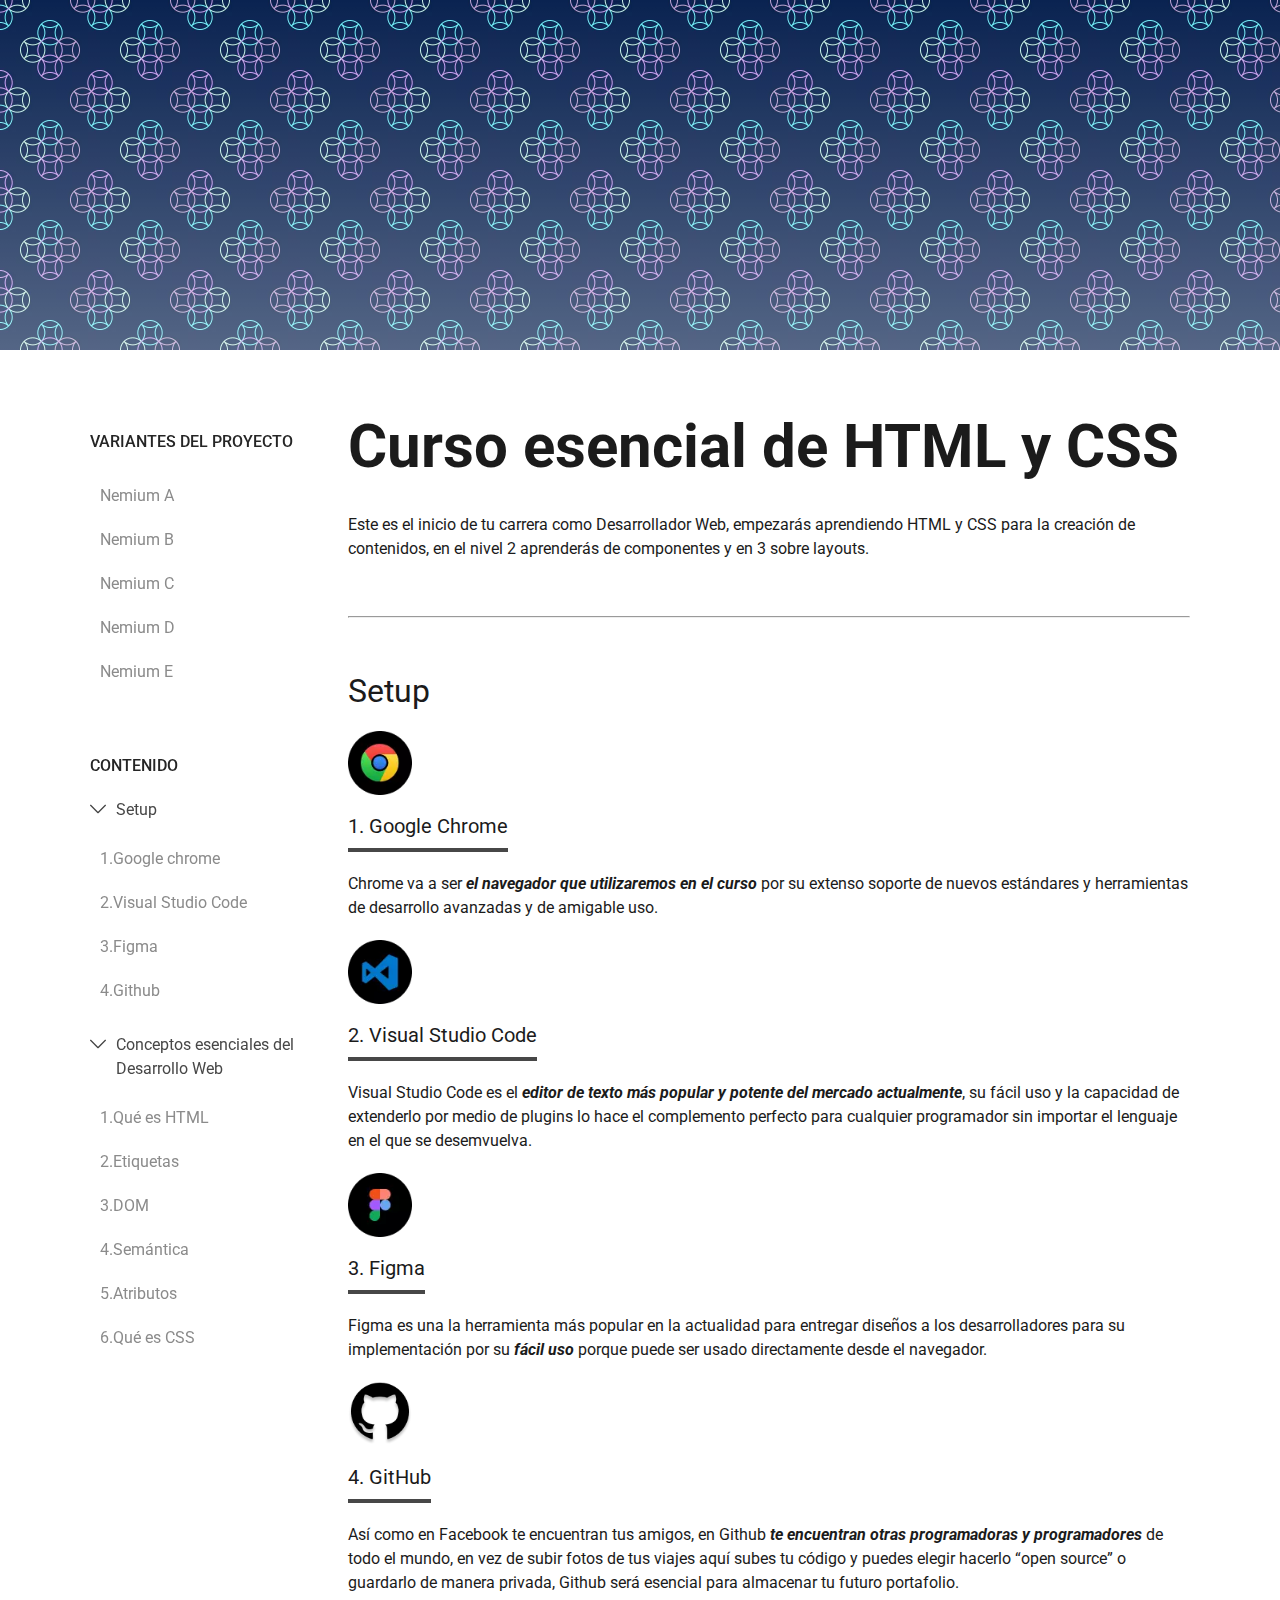
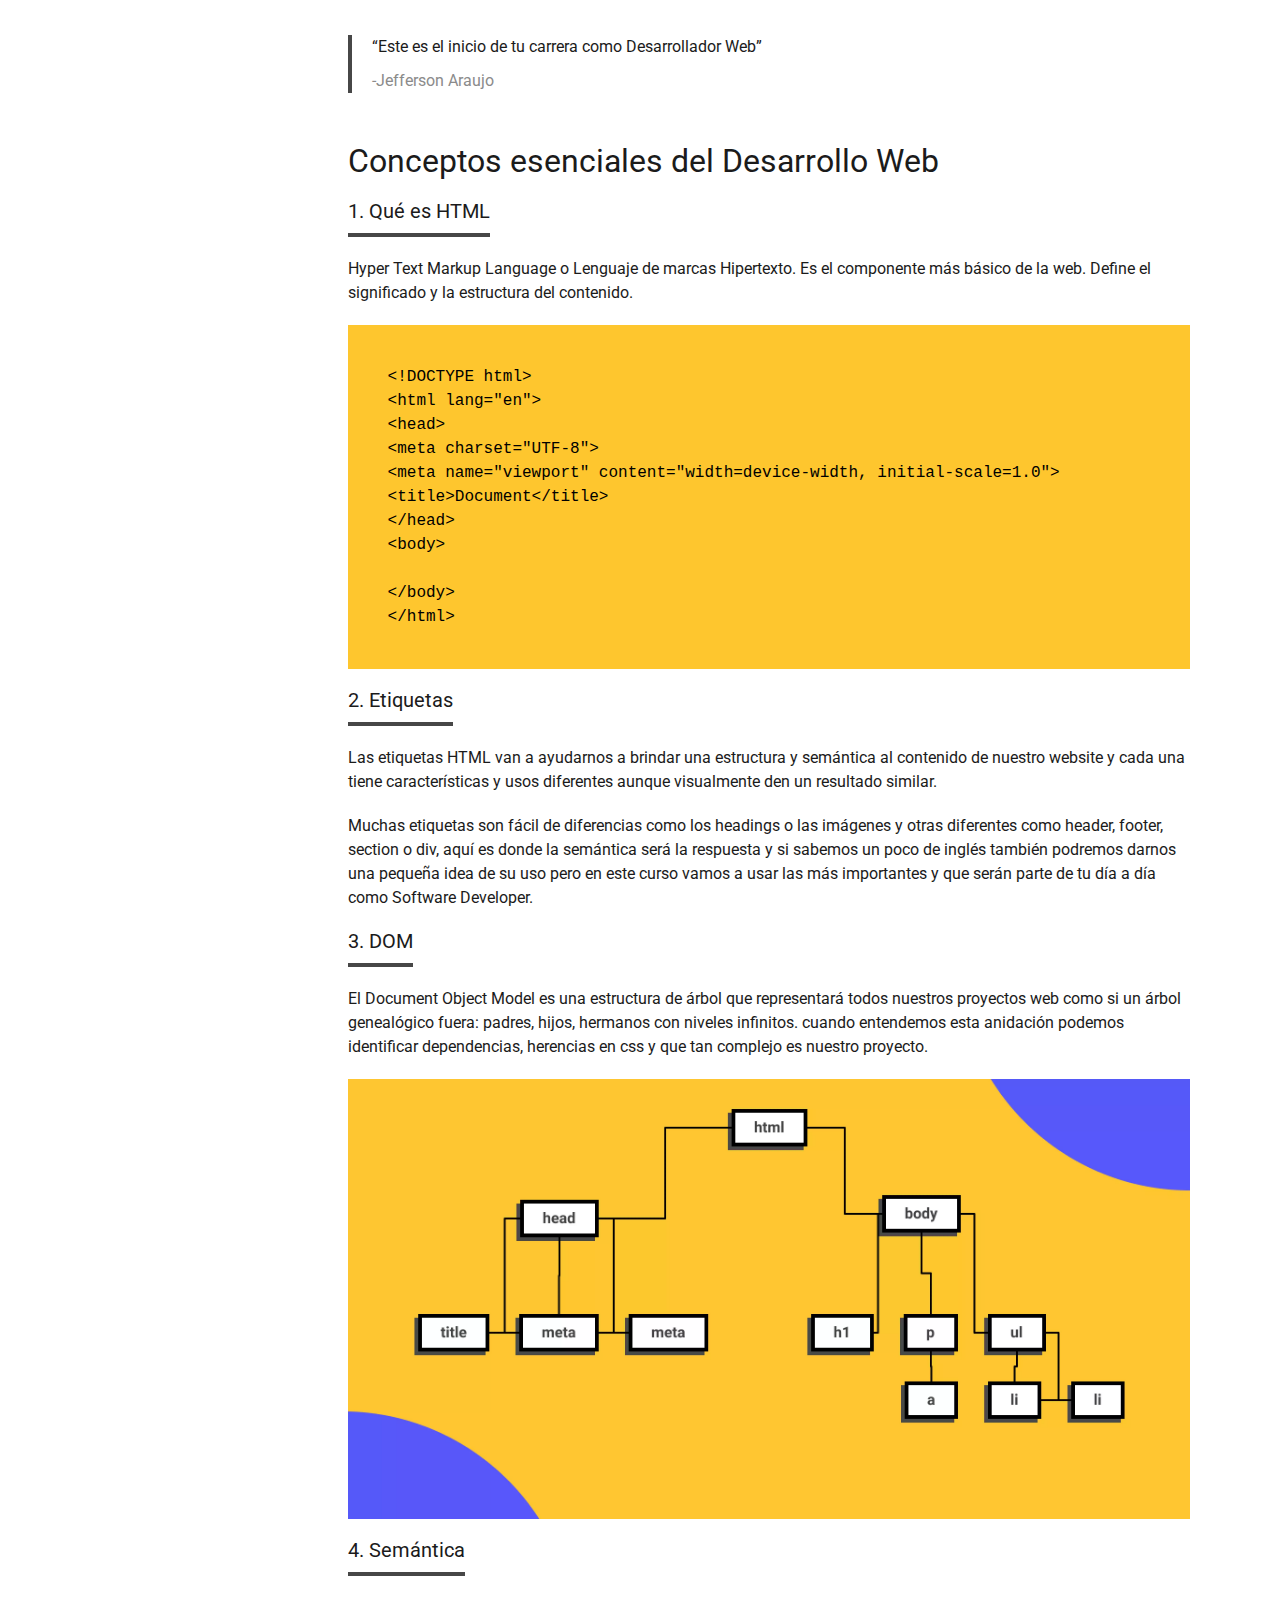
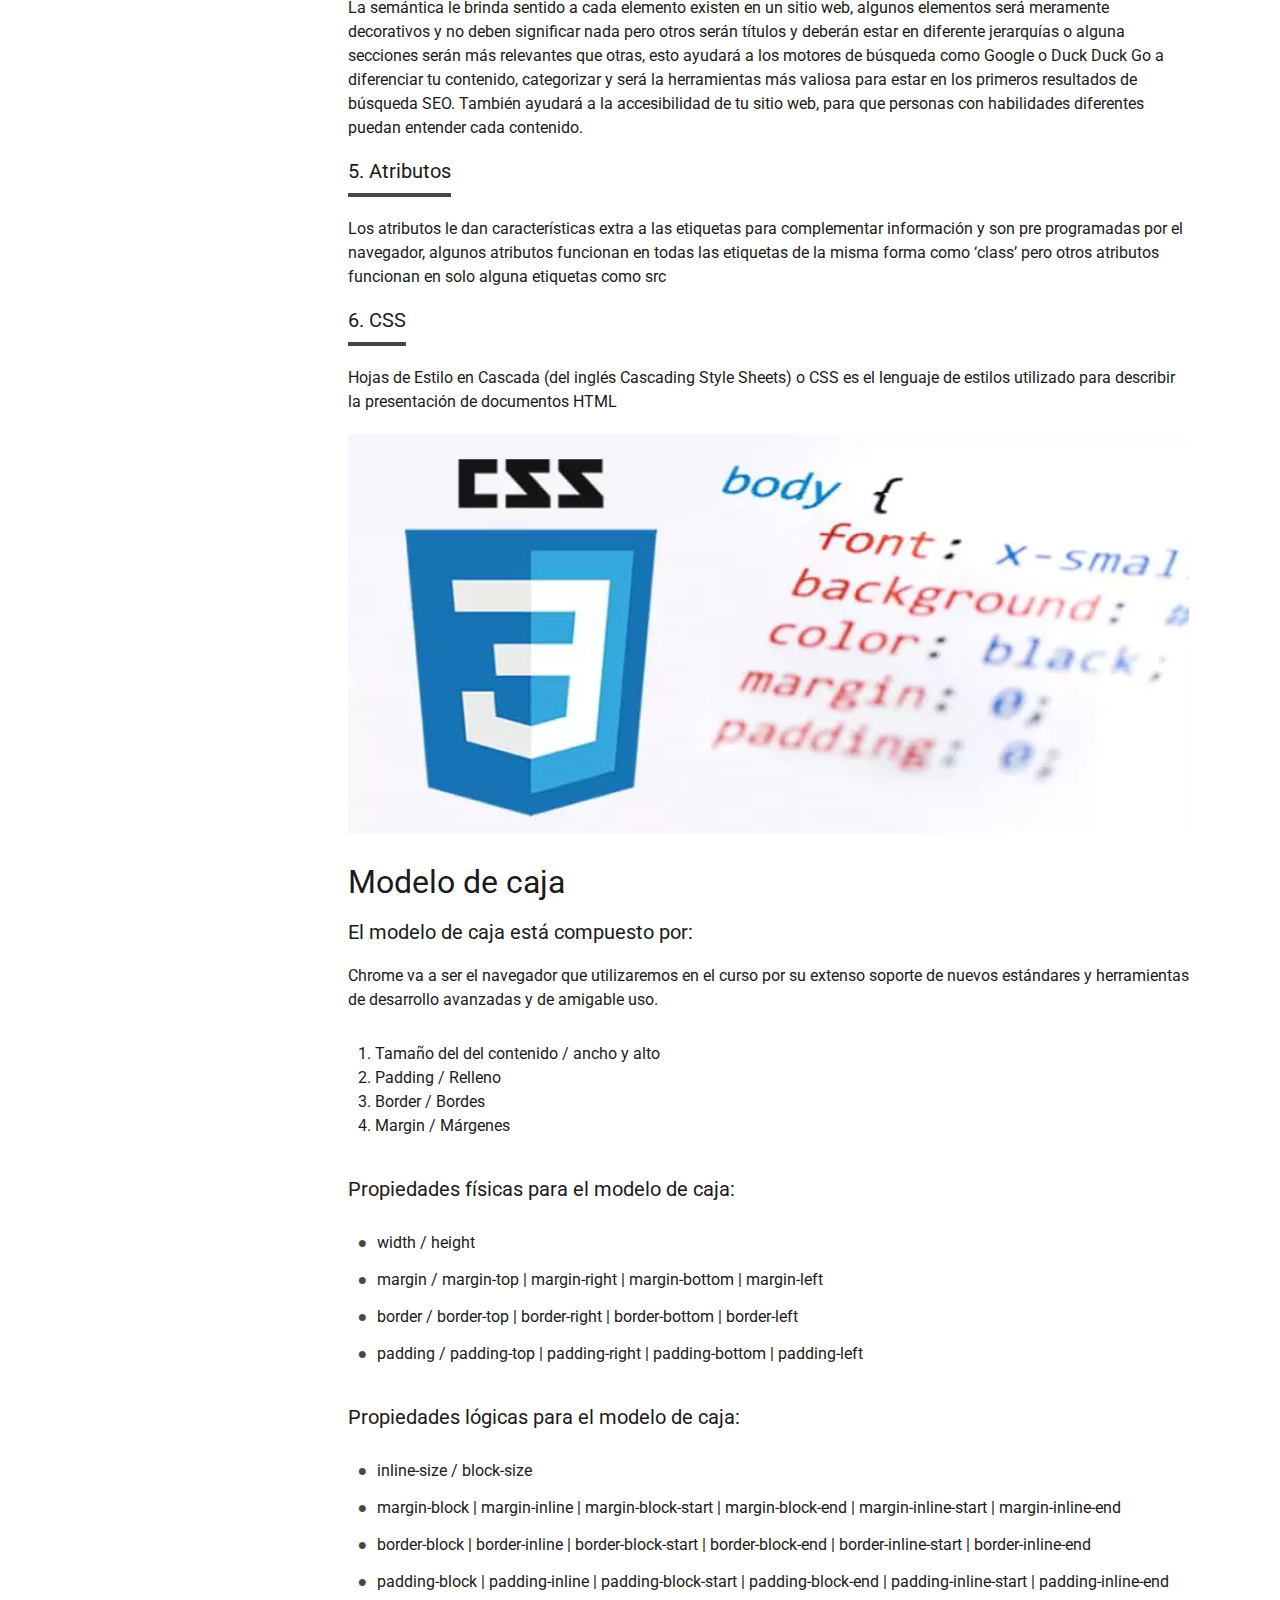
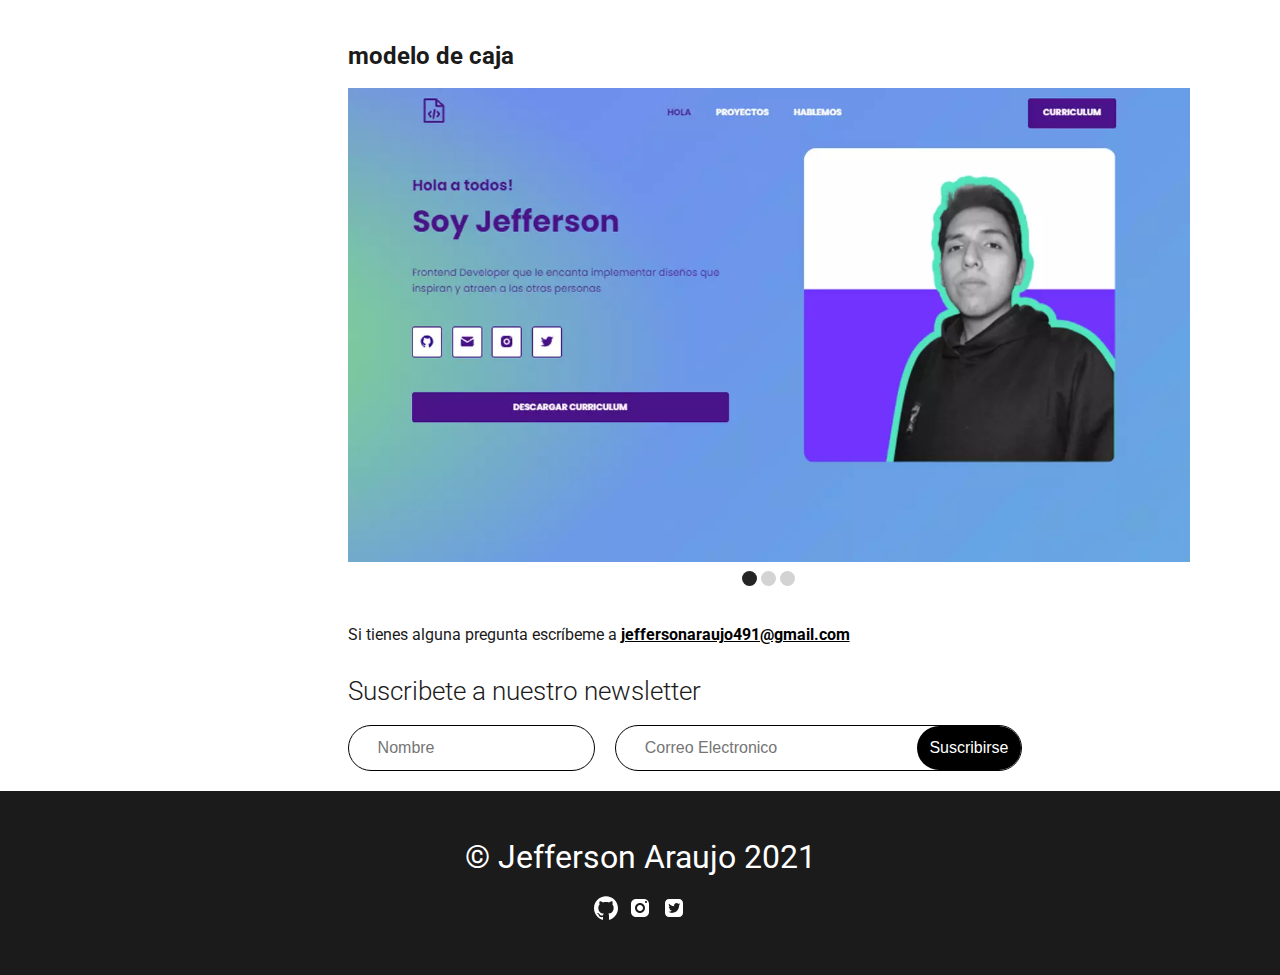
<file: index.html>
<!DOCTYPE html>
<html lang="en">

<head>
    <meta charset="UTF-8" />
    <meta http-equiv="X-UA-Compatible" content="IE=edge" />
    <meta name="viewport" content="width=device-width, initial-scale=1.0" />
    <link rel="icon" href="./img/nemium-icon-A.png" type="image/png">
    <!-- Primary Meta Tags -->
    <title>Nemium</title>
    <meta name="title" content="Nemium">
    <meta name="description" content='Este un blog introductorio para todos los interesados en conocer acerca de este mundo llamado "Frontend"'>
    <!-- Open Graph / Facebook -->
    <meta property="og:type" content="website">
    <meta property="og:url" content="https://jeffveloper.github.io/Nemium">
    <meta property="og:title" content="Nemium">
    <meta property="og:description"
        content=content='Este un blog introductorio para todos los interesados en conocer acerca de este mundo llamado "Frontend"'>
    <meta property="og:image" content="https://jeffveloper.github.io/Nemium/img/thumbnail.png">

    <!-- Twitter -->
    <meta property="twitter:card" content="summary_large_image">
    <meta property="twitter:url" content="https://jeffveloper.github.io/Nemium">
    <meta property="twitter:title" content="Nemium">
    <meta property="twitter:description"
    content='Este un blog introductorio para todos los interesados en conocer acerca de este mundo llamado "Frontend"'>
    <meta property="twitter:image" content="https://jeffveloper.github.io/Nemium/img/thumbnail.png">
    <!-- fuente -->
    <link rel="preconnect" href="https://fonts.googleapis.com">
    <link rel="preconnect" href="https://fonts.gstatic.com" crossorigin>
    <link href="https://fonts.googleapis.com/css2?family=Roboto:wght@300;400;700&display=swap" rel="stylesheet">
    <!-- css -->
    <link rel="stylesheet" href="./css/v1/index.css" />
    <link rel="stylesheet" href="./css/v1/fuentes.css" />
    <link rel="stylesheet" href="./css/v1/main.css" />
    <link rel="stylesheet" href="./css/v1/main-wrapper.css" />
    <link rel="stylesheet" href="./css/v1/hero.css" />
    <link rel="stylesheet" href="./css/v1/header.css" />
    <link rel="stylesheet" href="./css/v1/main-content.css" />
    <link rel="stylesheet" href="./css/v1/list.css" />
    <link rel="stylesheet" href="./css/v1/form.css" />
    <link rel="stylesheet" href="./css/v1/slider.css" />
    <link rel="stylesheet" href="./css/v1/footer.css" />

</head>

<body>
    <div class="hero"></div>

    <div class="wrapper">

        <header class="header">
            <div class="header-wrapper">
                <nav class="variantes">
                    <h2 class="h2-t2">variantes del proyecto</h2>
                    <ul class='lista-variantes'>
                        <li>
                            <a class="a-variante" href="./index.html">Nemium A</a>
                        </li>
                        <li>
                            <a class="a-variante" href="./src/nemium_B.html">Nemium B</a>
                        </li>
                        <li>
                            <a class="a-variante" href="./src/nemium_C.html">Nemium C</a>
                        </li>
                        <li>
                            <a class="a-variante" href="./src/nemium_D.html">Nemium D</a>
                        </li>
                        <li>
                            <a class="a-variante" href="./src/nemium_E.html">Nemium E</a>
                        </li>
                    </ul>
                </nav>
                <nav class="contenido">
                    <h2 class="h2-t2">contenido</h2>
                    <details open>
                        <summary>Setup</summary>
                        <ol class="lista-cont">
                            <li>
                                <a class="a-contenido" href="#google-chrome">Google chrome</a>
                            </li>
                            <li>
                                <a class="a-contenido" href="#vsc">Visual Studio Code</a>
                            </li>
                            <li>
                                <a class="a-contenido" href="#figma">Figma</a>
                            </li>
                            <li>
                                <a class="a-contenido" href="#github">Github</a>
                            </li>
                        </ol>
                    </details>
                    <details open>
                        <summary>Conceptos esenciales del Desarrollo Web</summary>
                        <ol class="lista-cont">
                            <li>
                                <a class="a-contenido" href="#html">Qué es HTML</a>
                            </li>
                            <li>
                                <a class="a-contenido" href="#etiquetas">Etiquetas</a>
                            </li>
                            <li>
                                <a class="a-contenido" href="#dom">DOM</a>
                            </li>
                            <li>
                                <a class="a-contenido" href="#semantica">Semántica</a>
                            </li>
                            <li>
                                <a class="a-contenido" href="#atributos">Atributos</a>
                            </li>
                            <li>
                                <a class="a-contenido" href="#css">Qué es CSS</a>
                            </li>
                        </ol>
                    </details>
                </nav>
            </div>
        </header>

        <main class="main">
            <div class="main-wrapper">
                <div class="main-content">
                    <h1>Curso esencial de HTML y CSS</h1>
                    <p>
                        Este es el inicio de tu carrera como Desarrollador Web, empezarás
                        aprendiendo HTML y CSS para la creación de contenidos, en el nivel 2
                        aprenderás de componentes y en 3 sobre layouts.
                    </p>
                    <hr>
                    <section class="section-content">

                        <h2 class="h2-t1">Setup</h2>

                        <img src="./img/google-chrome-n.webp" width="64px" alt="Logo de google chrome" />
                        <h3 class="h3-t1" id="google-chrome">Google Chrome</h3>
                        <p>
                            Chrome va a ser <span>el navegador que utilizaremos en el curso</span> por su
                            extenso soporte de nuevos estándares y herramientas de desarrollo
                            avanzadas y de amigable uso.
                        </p>

                        <img src="./img/visual-studio-code-n.webp" width="64px" alt="Logo de visual studio" />
                        <h3 class="h3-t1" id="vsc">Visual Studio Code</h3>
                        <p>
                            Visual Studio Code es el <span>editor de texto más popular y potente del
                                mercado actualmente</span>, su fácil uso y la capacidad de extenderlo por
                            medio de plugins lo hace el complemento perfecto para cualquier
                            programador sin importar el lenguaje en el que se desemvuelva.
                        </p>

                        <img src="./img/figma-n.webp" width="64px" alt="Logo de figma" />
                        <h3 class="h3-t1" id="figma">Figma</h3>
                        <p>
                            Figma es una la herramienta más popular en la actualidad para
                            entregar diseños a los desarrolladores para su implementación por
                            su <span>fácil uso</span> porque puede ser usado directamente desde el
                            navegador.
                        </p>

                        <img src="./img/gitHub-n.webp" width="64px" alt="Logo de gitHub" />
                        <h3 class="h3-t1" id="github">GitHub</h3>
                        <p>
                            Así como en Facebook te encuentran tus amigos, en Github <span>te
                                encuentran otras programadoras y programadores</span> de todo el mundo,
                            en vez de subir fotos de tus viajes aquí subes tu código y puedes
                            elegir hacerlo “open source” o guardarlo de manera privada, Github
                            será esencial para almacenar tu futuro portafolio.
                        </p>
                        <blockquote>
                            <p>“Este es el inicio de tu carrera como Desarrollador Web”</p>
                            <span>-Jefferson Araujo</span>
                        </blockquote>

                    </section>

                    <section class="section-content">
                        <h2 class="h2-t1">Conceptos esenciales del Desarrollo Web</h2>

                        <h3 class="h3-t1" id="html">Qué es HTML</h3>
                        <p>
                            Hyper Text Markup Language o Lenguaje de marcas Hipertexto. Es el
                            componente más básico de la web. Define el significado y la
                            estructura del contenido.
                        </p>
                        <pre>
&lt;!DOCTYPE html&gt;
&lt;html lang=&quot;en&quot;&gt;
&lt;head&gt;
&lt;meta charset=&quot;UTF-8&quot;&gt;
&lt;meta name=&quot;viewport&quot; content=&quot;width=device-width, initial-scale=1.0&quot;&gt;
&lt;title&gt;Document&lt;/title&gt;
&lt;/head&gt;
&lt;body&gt;

&lt;/body&gt;
&lt;/html&gt;</pre>

                        <h3 class="h3-t1" id="etiquetas">Etiquetas</h3>
                        <p>
                            Las etiquetas HTML van a ayudarnos a brindar una estructura y
                            semántica al contenido de nuestro website y cada una tiene
                            características y usos diferentes aunque visualmente den un
                            resultado similar.
                        </p>
                        <p>
                            Muchas etiquetas son fácil de diferencias como los headings o las
                            imágenes y otras diferentes como header, footer, section o div,
                            aquí es donde la semántica será la respuesta y si sabemos un poco
                            de inglés también podremos darnos una pequeña idea de su uso pero
                            en este curso vamos a usar las más importantes y que serán parte
                            de tu día a día como Software Developer.
                        </p>


                        <h3 class="h3-t1" id="dom">DOM</h3>
                        <p>
                            El Document Object Model es una estructura de árbol que
                            representará todos nuestros proyectos web como si un árbol
                            genealógico fuera: padres, hijos, hermanos con niveles infinitos.
                            cuando entendemos esta anidación podemos identificar dependencias,
                            herencias en css y que tan complejo es nuestro proyecto.
                        </p>
                        <img class="dom-img" src="./img/dom-img.webp" width="900px" alt="imagen de DOM" />


                        <h3 class="h3-t1" id="semantica">Semántica</h3>
                        <p>
                            La semántica le brinda sentido a cada elemento existen en un sitio
                            web, algunos elementos será meramente decorativos y no deben
                            significar nada pero otros serán títulos y deberán estar en
                            diferente jerarquías o alguna secciones serán más relevantes que
                            otras, esto ayudará a los motores de búsqueda como Google o Duck
                            Duck Go a diferenciar tu contenido, categorizar y será la
                            herramientas más valiosa para estar en los primeros resultados de
                            búsqueda SEO. También ayudará a la accesibilidad de tu sitio web,
                            para que personas con habilidades diferentes puedan entender cada
                            contenido.
                        </p>


                        <h3 class="h3-t1" id="atributos">Atributos</h3>
                        <p>
                            Los atributos le dan características extra a las etiquetas para
                            complementar información y son pre programadas por el navegador,
                            algunos atributos funcionan en todas las etiquetas de la misma
                            forma como ‘class’ pero otros atributos funcionan en solo alguna
                            etiquetas como src
                        </p>


                        <h3 class="h3-t1" id="css">CSS</h3>
                        <p>
                            Hojas de Estilo en Cascada (del inglés Cascading Style Sheets) o
                            CSS es el lenguaje de estilos utilizado para describir la
                            presentación de documentos HTML
                        </p>
                        <img class="dom-img" src="./img/css-img.webp" width="900px" alt="imagen de css" />

                    </section>

                    <section class="section-content">
                        <h2 class="h2-t1">Modelo de caja</h2>

                        <h3 class="h3-t2">El modelo de caja está compuesto por:</h3>
                        <p>
                            Chrome va a ser el navegador que utilizaremos en el curso por su
                            extenso soporte de nuevos estándares y herramientas de desarrollo
                            avanzadas y de amigable uso.
                        </p>
                        <ol class="mc-lista1">
                            <li>Tamaño del del contenido / ancho y alto</li>
                            <li>Padding / Relleno</li>
                            <li>Border / Bordes</li>
                            <li>Margin / Márgenes</li>
                        </ol>


                        <h3 class="h3-t2">Propiedades físicas para el modelo de caja:</h3>
                        <ul class="mc-lista2">
                            <li>width / height</li>
                            <li>
                                margin / margin-top | margin-right | margin-bottom | margin-left
                            </li>
                            <li>
                                border / border-top | border-right | border-bottom | border-left
                            </li>
                            <li>
                                padding / padding-top | padding-right | padding-bottom |
                                padding-left
                            </li>
                        </ul>


                        <h3 class="h3-t2">Propiedades lógicas para el modelo de caja:</h3>
                        <ul class="mc-lista2">
                            <li>inline-size / block-size</li>
                            <li>
                                margin-block | margin-inline | margin-block-start |
                                margin-block-end | margin-inline-start | margin-inline-end
                            </li>
                            <li>
                                border-block | border-inline | border-block-start |
                                border-block-end | border-inline-start | border-inline-end
                            </li>
                            <li>
                                padding-block | padding-inline | padding-block-start |
                                padding-block-end | padding-inline-start | padding-inline-end
                            </li>
                        </ul>

                    </section>
                    <div class="section-content">
                        <h2>modelo de caja</h2>
                        <!-- inicio del slider -->
                        <div class="slider">
                            <div class="slider-content">
                                <div class="slider-slide" id="video1">
                                    <a target="blank" class="slider-a"
                                        href="https://jeffveloper.github.io/Portafolio-Jefferson/">
                                        <img class="slider-img" src="./img/proy1.webp" alt="portafolio jefferson">
                                    </a>
                                </div>
                                <div class="slider-slide" id="video2">
                                    <a target="blank" class="slider-a"
                                        href="https://jeffveloper.github.io/Tienda-Frontend/">
                                        <img class="slider-img" src="./img/proy2.webp" alt="Tienda frontend">
                                    </a>
                                </div>
                                <div class="slider-slide" id="video3">
                                    <a target="blank" class="slider-a"
                                        href="https://jeffveloper.github.io/Blog-de-cafe/">
                                        <img class="slider-img" src="./img/proy3.webp" alt="blog de cafe">
                                    </a>
                                </div>
                            </div>

                            <div class="slider-bullet-list">
                                <a href="#video1" class="slider-bullet bullet-on"></a>
                                <a href="#video2" class="slider-bullet"></a>
                                <a href="#video3" class="slider-bullet"></a>
                            </div>
                        </div>
                    </div>
                    <!-- fin de slider -->
                    <p>
                        Si tienes alguna pregunta escríbeme a
                        <a target="blank" class="correo"
                            href="mailto:me@leonidasesteban.com">jeffersonaraujo491@gmail.com</a>
                    </p>
                    <div class="section-content">
                        <h2 class="h2-t3">Suscribete a nuestro newsletter</h2>
                        <form action="#" class="form">
                            <div class="input-cont">
                                <input type="text" required placeholder="Nombre">
                            </div>
                            <div class="input-cont">
                                <input type="email" required placeholder="Correo Electronico">
                                <input class="i-sus" type="submit" value="Suscribirse">
                            </div>
                        </form>
                    </div>
                </div>
            </div>
        </main>
    </div>
    <footer>
        <div class="footer-wrapper">
            <h2 class="h2-t4">
                © Jefferson Araujo 2021
            </h2>
            <div class="footer-enlaces">
                <a target="blank" class='footer-a' href="https://github.com/Jeffveloper" alt="slider bullet">
                    <img class='footer-img foot-i1' width="24px" src="./img/github.svg" alt="logo de github">
                </a>
                <a target="blank" class='footer-a' href="https://www.instagram.com/jeffveloper/" alt="slider bullet">
                    <img class='footer-img' width="24px" src="./img/instagram.svg" alt="logo de instragram">
                </a>
                <a target="blank" class='footer-a' href="https://twitter.com/Jeffveloper" alt="slider bullet">
                    <img class='footer-img' width="24px" src="./img/twitter.svg" alt="logo de twitter">
                </a>
            </div>
        </div>
    </footer>
    <script src="./js/index.js"></script>
</body>

</html>
</file>
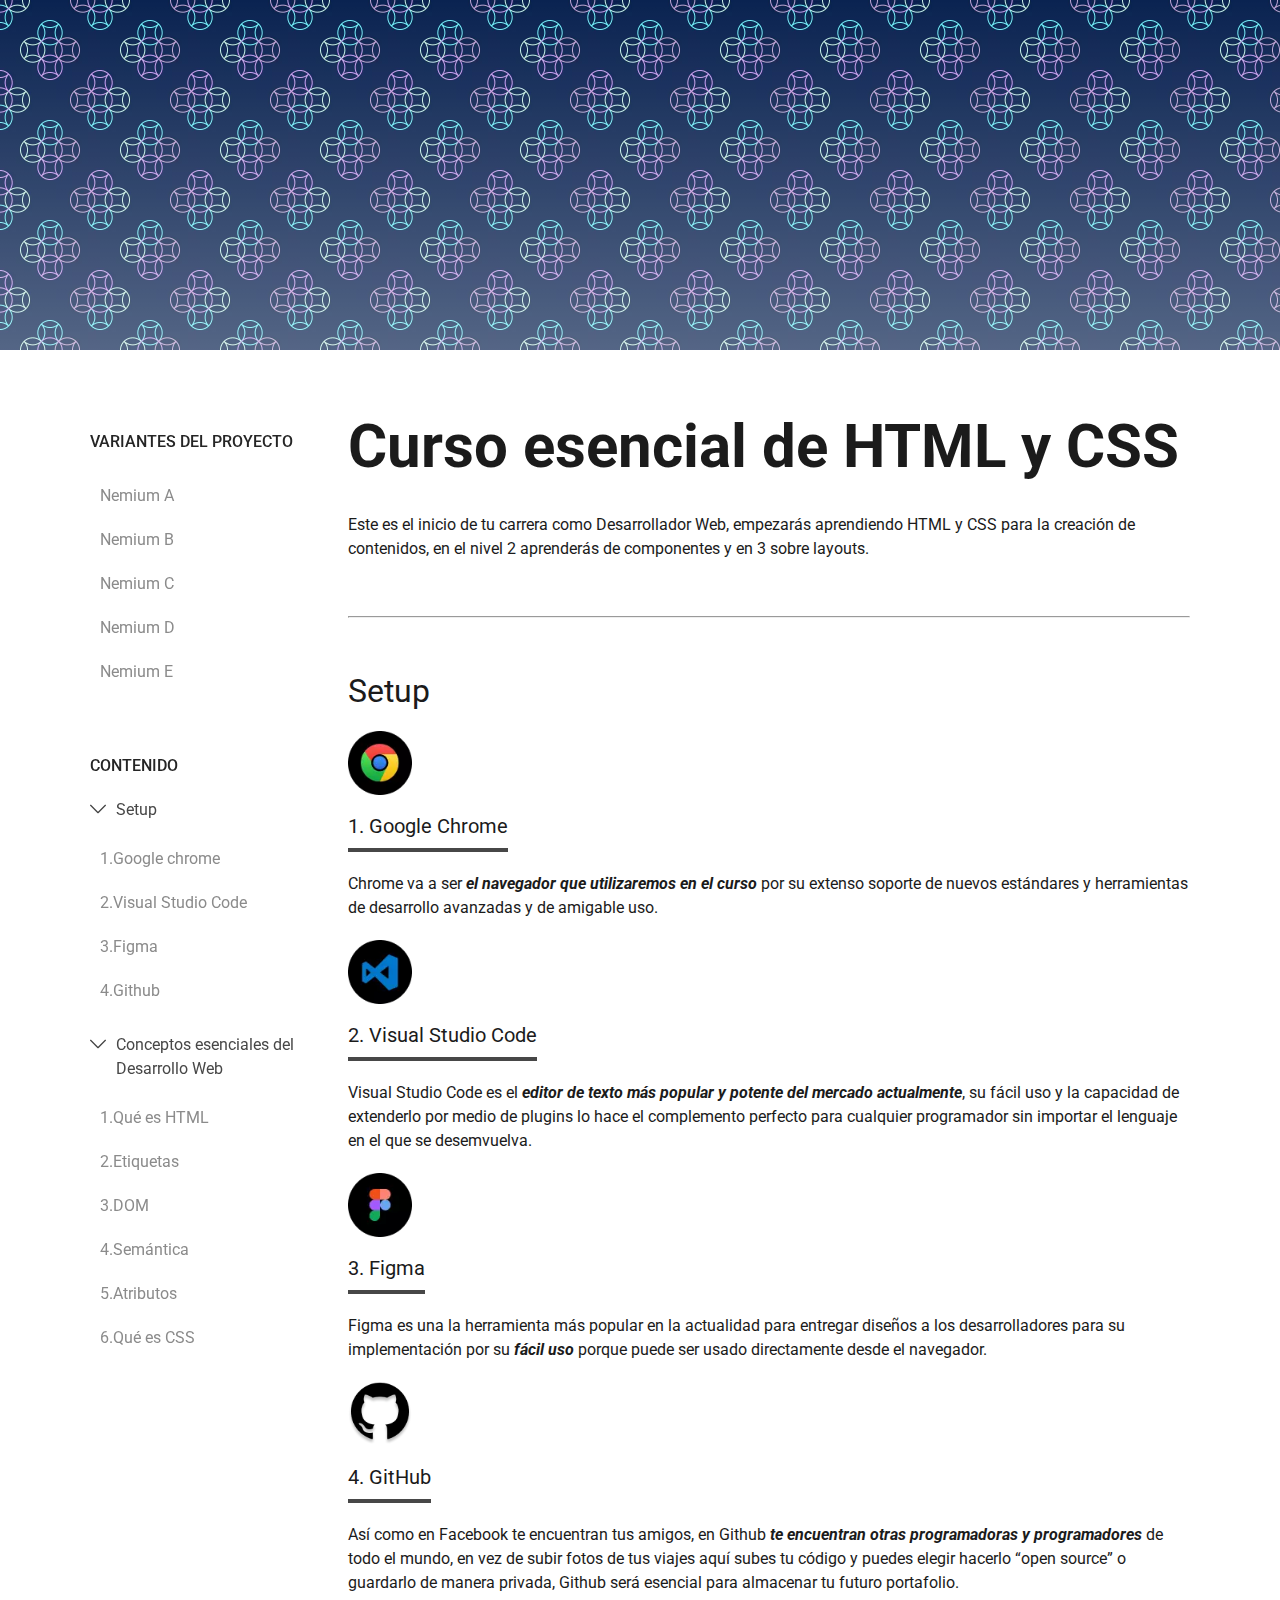
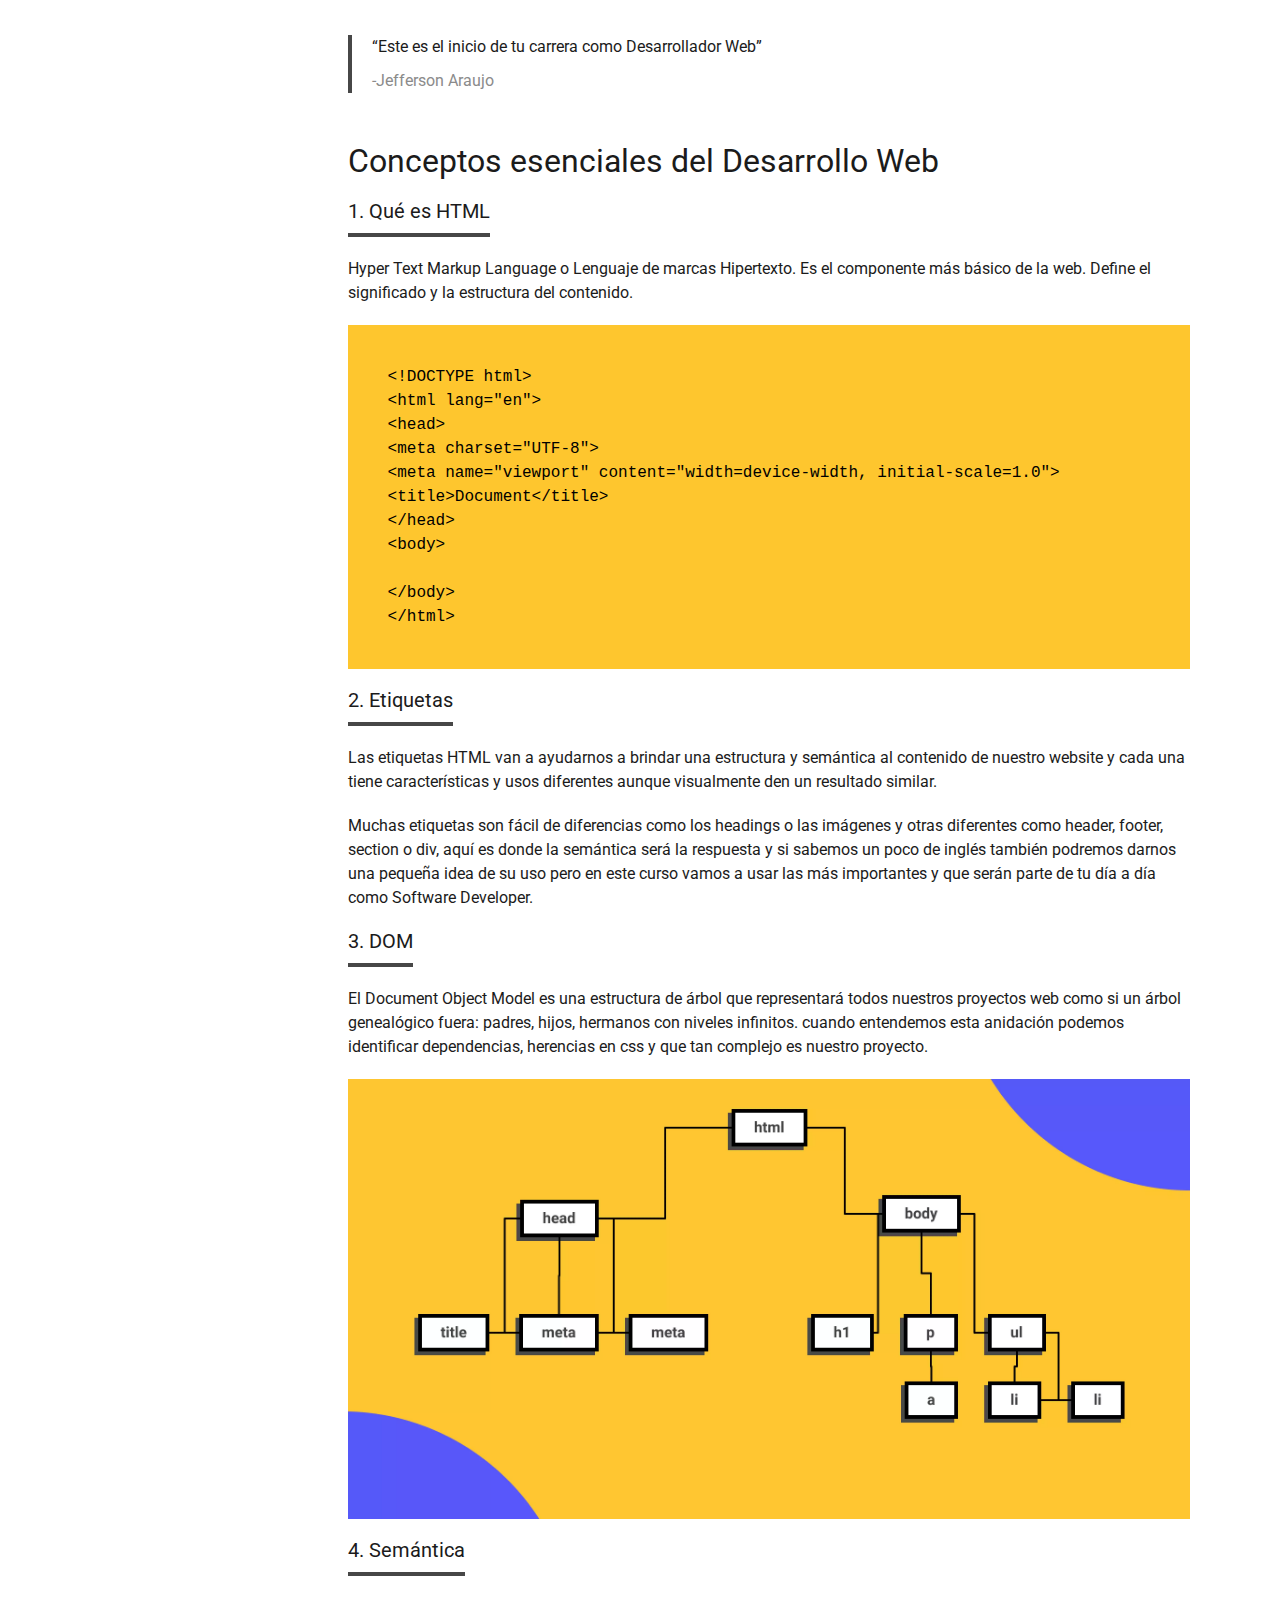
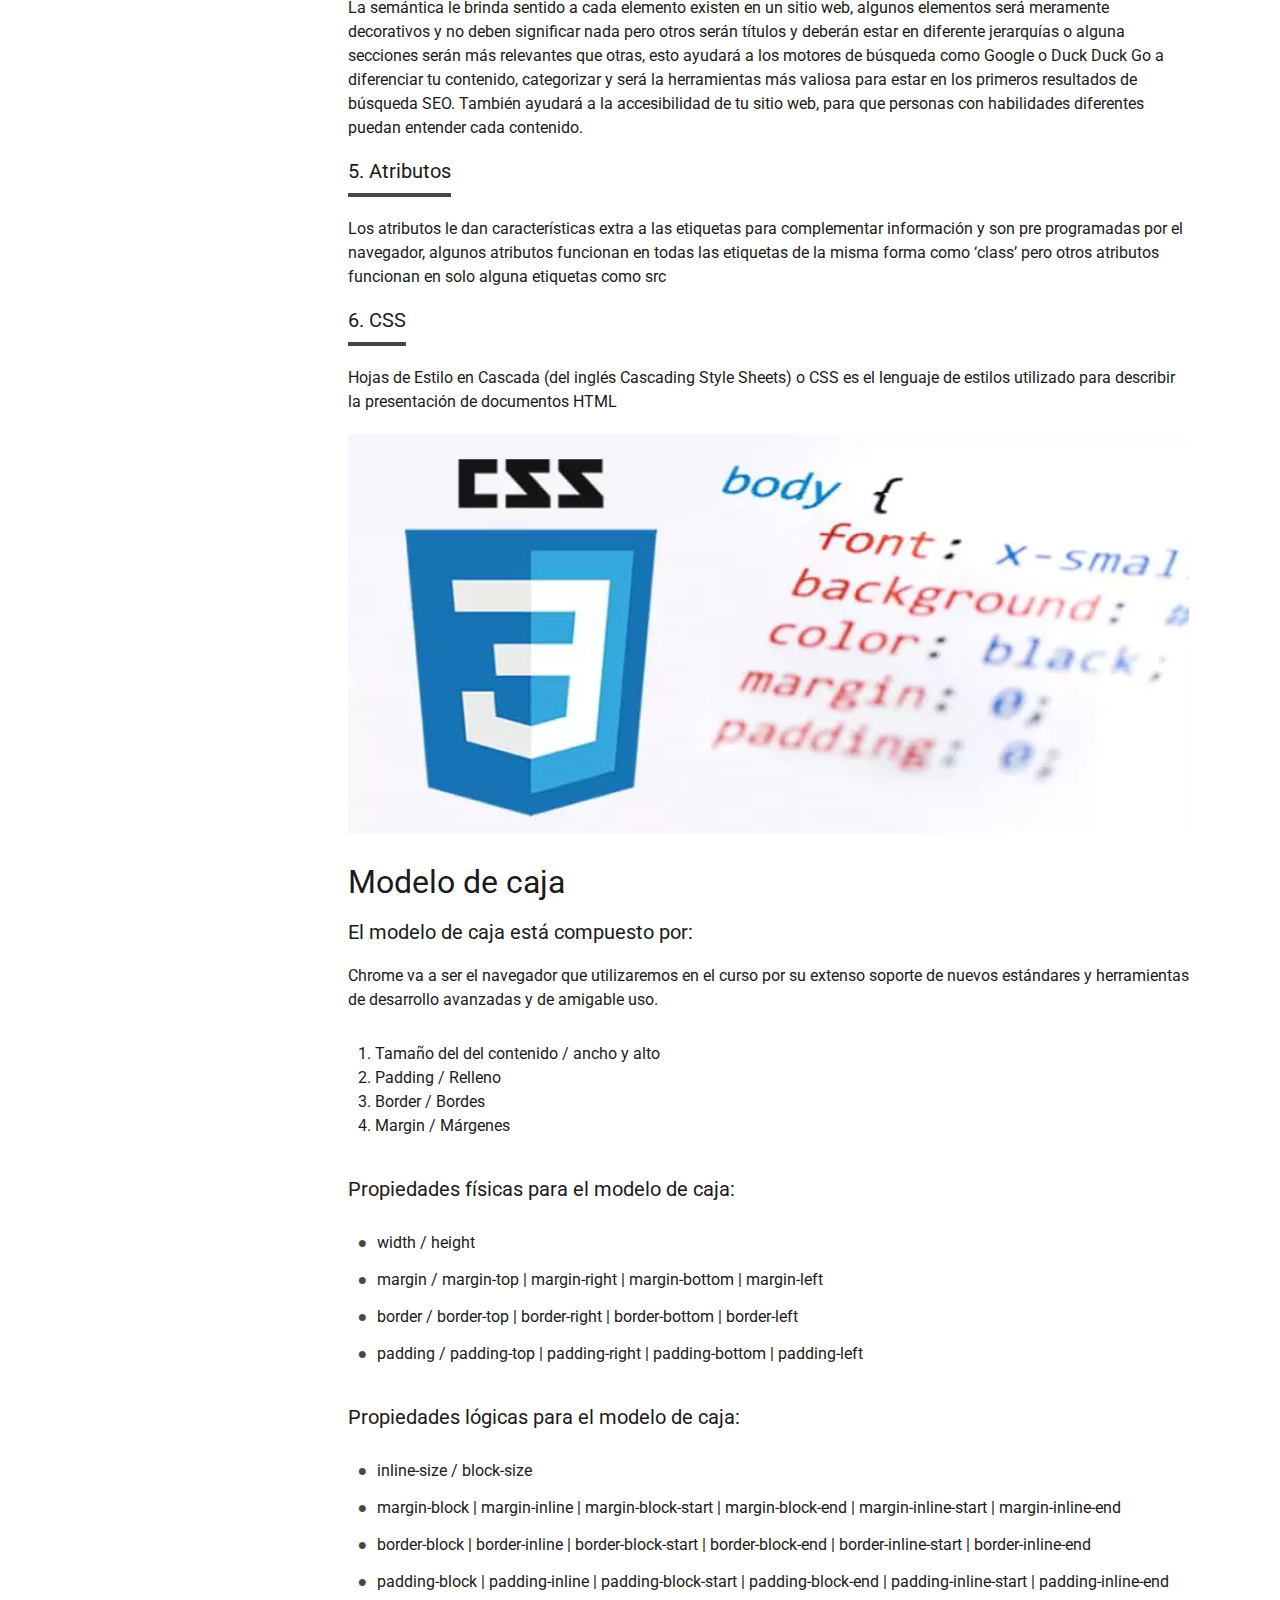
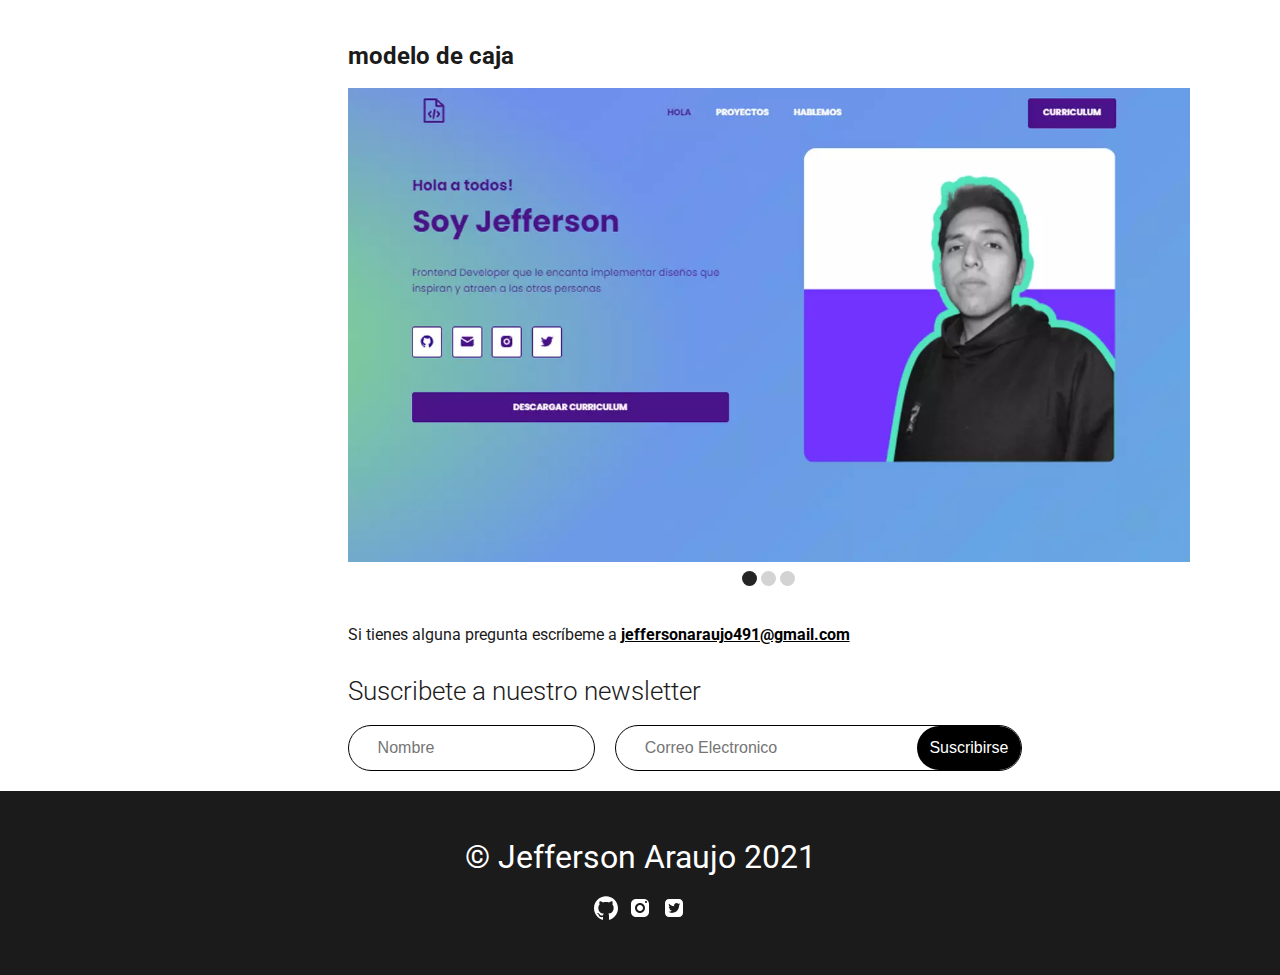
<file: src/nemium_A.html>
<!DOCTYPE html>
<html lang="en">

<head>
    <meta charset="UTF-8" />
    <meta http-equiv="X-UA-Compatible" content="IE=edge" />
    <meta name="viewport" content="width=device-width, initial-scale=1.0" />
    <title>El blog de Jefferson</title>
    <link rel="icon" href="../img/nemium-icon-A.png" type="image/png">
    <!-- fuente -->
    <link rel="preconnect" href="https://fonts.googleapis.com">
    <link rel="preconnect" href="https://fonts.gstatic.com" crossorigin>
    <link href="https://fonts.googleapis.com/css2?family=Roboto:wght@300;400;700&display=swap" rel="stylesheet">
    <!-- css -->
    <link rel="stylesheet" href="../css/v1/index.css" />
    <link rel="stylesheet" href="../css/v1/fuentes.css" />
    <link rel="stylesheet" href="../css/v1/main.css" />
    <link rel="stylesheet" href="../css/v1/main-wrapper.css" />
    <link rel="stylesheet" href="../css/v1/hero.css" />
    <link rel="stylesheet" href="../css/v1/header.css" />
    <link rel="stylesheet" href="../css/v1/main-content.css" />
    <link rel="stylesheet" href="../css/v1/list.css" />
    <link rel="stylesheet" href="../css/v1/form.css" />
    <link rel="stylesheet" href="../css/v1/slider.css" />
    <link rel="stylesheet" href="../css/v1/footer.css" />

</head>

<body>
    <div class="hero"></div>

    <div class="wrapper">

        <header class="header">
            <div class="header-wrapper">
                <nav class="variantes">
                    <h2 class="h2-t2">variantes del proyecto</h2>
                    <ul class='lista-variantes'>
                        <li>
                            <a class="a-variante" href="../src/nemium_A.html">Nemium A</a>
                        </li>
                        <li>
                            <a class="a-variante" href="../src/nemium_B.html">Nemium B</a>
                        </li>
                        <li>
                            <a class="a-variante" href="../src/nemium_C.html">Nemium C</a>
                        </li>
                        <li>
                            <a class="a-variante" href="../src/nemium_D.html">Nemium D</a>
                        </li>
                        <li>
                            <a class="a-variante" href="../src/nemium_E.html">Nemium E</a>
                        </li>
                    </ul>
                </nav>
                <nav class="contenido">
                    <h2 class="h2-t2">contenido</h2>
                    <details open>
                        <summary>Setup</summary>
                        <ol class="lista-cont">
                            <li>
                                <a class="a-contenido" href="#google-chrome">Google chrome</a>
                            </li>
                            <li>
                                <a class="a-contenido" href="#vsc">Visual Studio Code</a>
                            </li>
                            <li>
                                <a class="a-contenido" href="#figma">Figma</a>
                            </li>
                            <li>
                                <a class="a-contenido" href="#github">Github</a>
                            </li>
                        </ol>
                    </details>
                    <details open>
                        <summary>Conceptos esenciales del Desarrollo Web</summary>
                        <ol class="lista-cont">
                            <li>
                                <a class="a-contenido" href="#html">Qué es HTML</a>
                            </li>
                            <li>
                                <a class="a-contenido" href="#etiquetas">Etiquetas</a>
                            </li>
                            <li>
                                <a class="a-contenido" href="#dom">DOM</a>
                            </li>
                            <li>
                                <a class="a-contenido" href="#semantica">Semántica</a>
                            </li>
                            <li>
                                <a class="a-contenido" href="#atributos">Atributos</a>
                            </li>
                            <li>
                                <a class="a-contenido" href="#css">Qué es CSS</a>
                            </li>
                        </ol>
                    </details>
                </nav>
            </div>
        </header>

        <main class="main">
            <div class="main-wrapper">
                <div class="main-content">
                    <h1>Curso esencial de HTML y CSS</h1>
                    <p>
                        Este es el inicio de tu carrera como Desarrollador Web, empezarás
                        aprendiendo HTML y CSS para la creación de contenidos, en el nivel 2
                        aprenderás de componentes y en 3 sobre layouts.
                    </p>
                    <hr>
                    <section class="section-content">

                        <h2 class="h2-t1">Setup</h2>

                        <img src="../img/google-chrome-n.webp" width="64px" alt="Logo de google chrome" />
                        <h3 class="h3-t1" id="google-chrome">Google Chrome</h3>
                        <p>
                            Chrome va a ser <span>el navegador que utilizaremos en el curso</span> por su
                            extenso soporte de nuevos estándares y herramientas de desarrollo
                            avanzadas y de amigable uso.
                        </p>

                        <img src="../img/visual-studio-code-n.webp" width="64px" alt="Logo de visual studio" />
                        <h3 class="h3-t1" id="vsc">Visual Studio Code</h3>
                        <p>
                            Visual Studio Code es el <span>editor de texto más popular y potente del
                                mercado actualmente</span>, su fácil uso y la capacidad de extenderlo por
                            medio de plugins lo hace el complemento perfecto para cualquier
                            programador sin importar el lenguaje en el que se desemvuelva.
                        </p>

                        <img src="../img/figma-n.webp" width="64px" alt="Logo de figma" />
                        <h3 class="h3-t1" id="figma">Figma</h3>
                        <p>
                            Figma es una la herramienta más popular en la actualidad para
                            entregar diseños a los desarrolladores para su implementación por
                            su <span>fácil uso</span> porque puede ser usado directamente desde el
                            navegador.
                        </p>

                        <img src="../img/gitHub-n.webp" width="64px" alt="Logo de gitHub" />
                        <h3 class="h3-t1" id="github">GitHub</h3>
                        <p>
                            Así como en Facebook te encuentran tus amigos, en Github <span>te
                                encuentran otras programadoras y programadores</span> de todo el mundo,
                            en vez de subir fotos de tus viajes aquí subes tu código y puedes
                            elegir hacerlo “open source” o guardarlo de manera privada, Github
                            será esencial para almacenar tu futuro portafolio.
                        </p>
                        <blockquote>
                            <p>“Este es el inicio de tu carrera como Desarrollador Web”</p>
                            <span>-Jefferson Araujo</span>
                        </blockquote>

                    </section>

                    <section class="section-content">
                        <h2 class="h2-t1">Conceptos esenciales del Desarrollo Web</h2>

                        <h3 class="h3-t1" id="html">Qué es HTML</h3>
                        <p>
                            Hyper Text Markup Language o Lenguaje de marcas Hipertexto. Es el
                            componente más básico de la web. Define el significado y la
                            estructura del contenido.
                        </p>
                        <pre>
&lt;!DOCTYPE html&gt;
&lt;html lang=&quot;en&quot;&gt;
&lt;head&gt;
&lt;meta charset=&quot;UTF-8&quot;&gt;
&lt;meta name=&quot;viewport&quot; content=&quot;width=device-width, initial-scale=1.0&quot;&gt;
&lt;title&gt;Document&lt;/title&gt;
&lt;/head&gt;
&lt;body&gt;

&lt;/body&gt;
&lt;/html&gt;</pre>

                        <h3 class="h3-t1" id="etiquetas">Etiquetas</h3>
                        <p>
                            Las etiquetas HTML van a ayudarnos a brindar una estructura y
                            semántica al contenido de nuestro website y cada una tiene
                            características y usos diferentes aunque visualmente den un
                            resultado similar.
                        </p>
                        <p>
                            Muchas etiquetas son fácil de diferencias como los headings o las
                            imágenes y otras diferentes como header, footer, section o div,
                            aquí es donde la semántica será la respuesta y si sabemos un poco
                            de inglés también podremos darnos una pequeña idea de su uso pero
                            en este curso vamos a usar las más importantes y que serán parte
                            de tu día a día como Software Developer.
                        </p>


                        <h3 class="h3-t1" id="dom">DOM</h3>
                        <p>
                            El Document Object Model es una estructura de árbol que
                            representará todos nuestros proyectos web como si un árbol
                            genealógico fuera: padres, hijos, hermanos con niveles infinitos.
                            cuando entendemos esta anidación podemos identificar dependencias,
                            herencias en css y que tan complejo es nuestro proyecto.
                        </p>
                        <img class="dom-img" src="../img/dom-img.webp" width="900px" alt="imagen de DOM" />


                        <h3 class="h3-t1" id="semantica">Semántica</h3>
                        <p>
                            La semántica le brinda sentido a cada elemento existen en un sitio
                            web, algunos elementos será meramente decorativos y no deben
                            significar nada pero otros serán títulos y deberán estar en
                            diferente jerarquías o alguna secciones serán más relevantes que
                            otras, esto ayudará a los motores de búsqueda como Google o Duck
                            Duck Go a diferenciar tu contenido, categorizar y será la
                            herramientas más valiosa para estar en los primeros resultados de
                            búsqueda SEO. También ayudará a la accesibilidad de tu sitio web,
                            para que personas con habilidades diferentes puedan entender cada
                            contenido.
                        </p>


                        <h3 class="h3-t1" id="atributos">Atributos</h3>
                        <p>
                            Los atributos le dan características extra a las etiquetas para
                            complementar información y son pre programadas por el navegador,
                            algunos atributos funcionan en todas las etiquetas de la misma
                            forma como ‘class’ pero otros atributos funcionan en solo alguna
                            etiquetas como src
                        </p>


                        <h3 class="h3-t1" id="css">CSS</h3>
                        <p>
                            Hojas de Estilo en Cascada (del inglés Cascading Style Sheets) o
                            CSS es el lenguaje de estilos utilizado para describir la
                            presentación de documentos HTML
                        </p>
                        <img class="dom-img" src="../img/css-img.webp" width="900px" alt="imagen de css" />

                    </section>

                    <section class="section-content">
                        <h2 class="h2-t1">Modelo de caja</h2>

                        <h3 class="h3-t2">El modelo de caja está compuesto por:</h3>
                        <p>
                            Chrome va a ser el navegador que utilizaremos en el curso por su
                            extenso soporte de nuevos estándares y herramientas de desarrollo
                            avanzadas y de amigable uso.
                        </p>
                        <ol class="mc-lista1">
                            <li>Tamaño del del contenido / ancho y alto</li>
                            <li>Padding / Relleno</li>
                            <li>Border / Bordes</li>
                            <li>Margin / Márgenes</li>
                        </ol>


                        <h3 class="h3-t2">Propiedades físicas para el modelo de caja:</h3>
                        <ul class="mc-lista2">
                            <li>width / height</li>
                            <li>
                                margin / margin-top | margin-right | margin-bottom | margin-left
                            </li>
                            <li>
                                border / border-top | border-right | border-bottom | border-left
                            </li>
                            <li>
                                padding / padding-top | padding-right | padding-bottom |
                                padding-left
                            </li>
                        </ul>


                        <h3 class="h3-t2">Propiedades lógicas para el modelo de caja:</h3>
                        <ul class="mc-lista2">
                            <li>inline-size / block-size</li>
                            <li>
                                margin-block | margin-inline | margin-block-start |
                                margin-block-end | margin-inline-start | margin-inline-end
                            </li>
                            <li>
                                border-block | border-inline | border-block-start |
                                border-block-end | border-inline-start | border-inline-end
                            </li>
                            <li>
                                padding-block | padding-inline | padding-block-start |
                                padding-block-end | padding-inline-start | padding-inline-end
                            </li>
                        </ul>

                    </section>
                    <div class="section-content">
                        <h2>modelo de caja</h2>
                        <!-- inicio del slider -->
                        <div class="slider">
                            <div class="slider-content">
                                <div class="slider-slide" id="video1">
                                    <a target="blank" class="slider-a"
                                        href="https://jeffveloper.github.io/Portafolio-Jefferson/">
                                        <img class="slider-img" src="../img/proy1.webp" alt="portafolio jefferson">
                                    </a>
                                </div>
                                <div class="slider-slide" id="video2">
                                    <a target="blank" class="slider-a"
                                        href="https://jeffveloper.github.io/Tienda-Frontend/">
                                        <img class="slider-img" src="../img/proy2.webp" alt="Tienda frontend">
                                    </a>
                                </div>
                                <div class="slider-slide" id="video3">
                                    <a target="blank" class="slider-a"
                                        href="https://jeffveloper.github.io/Blog-de-cafe/">
                                        <img class="slider-img" src="../img/proy3.webp" alt="blog de cafe">
                                    </a>
                                </div>
                            </div>

                            <div class="slider-bullet-list">
                                <a href="#video1" class="slider-bullet bullet-on"></a>
                                <a href="#video2" class="slider-bullet"></a>
                                <a href="#video3" class="slider-bullet"></a>
                            </div>
                        </div>
                    </div>
                    <!-- fin de slider -->
                    <p>
                        Si tienes alguna pregunta escríbeme a
                        <a target="blank" class="correo"
                            href="mailto:me@leonidasesteban.com">jeffersonaraujo491@gmail.com</a>
                    </p>
                    <div class="section-content">
                        <h2 class="h2-t3">Suscribete a nuestro newsletter</h2>
                        <form action="#" class="form">
                            <div class="input-cont">
                                <input type="text" required placeholder="Nombre">
                            </div>
                            <div class="input-cont">
                                <input type="email" required placeholder="Correo Electronico">
                                <input class="i-sus" type="submit" value="Suscribirse">
                            </div>
                        </form>
                    </div>
                </div>
            </div>
        </main>
    </div>
    <footer>
        <div class="footer-wrapper">
            <h2 class="h2-t4">
                © Jefferson Araujo 2021
            </h2>
            <div class="footer-enlaces">
                <a target="blank" class='footer-a' href="https://github.com/Jeffveloper" alt="slider bullet">
                    <img class='footer-img foot-i1' width="24px" src="../img/github.svg" alt="logo de github">
                </a>
                <a target="blank" class='footer-a' href="https://www.instagram.com/jeffveloper/" alt="slider bullet">
                    <img class='footer-img' width="24px" src="../img/instagram.svg" alt="logo de instragram">
                </a>
                <a target="blank" class='footer-a' href="https://twitter.com/Jeffveloper" alt="slider bullet">
                    <img class='footer-img' width="24px" src="../img/twitter.svg" alt="logo de twitter">
                </a>
            </div>
        </div>
    </footer>
    <script src="../js/index.js"></script>
</body>

</html>
</file>
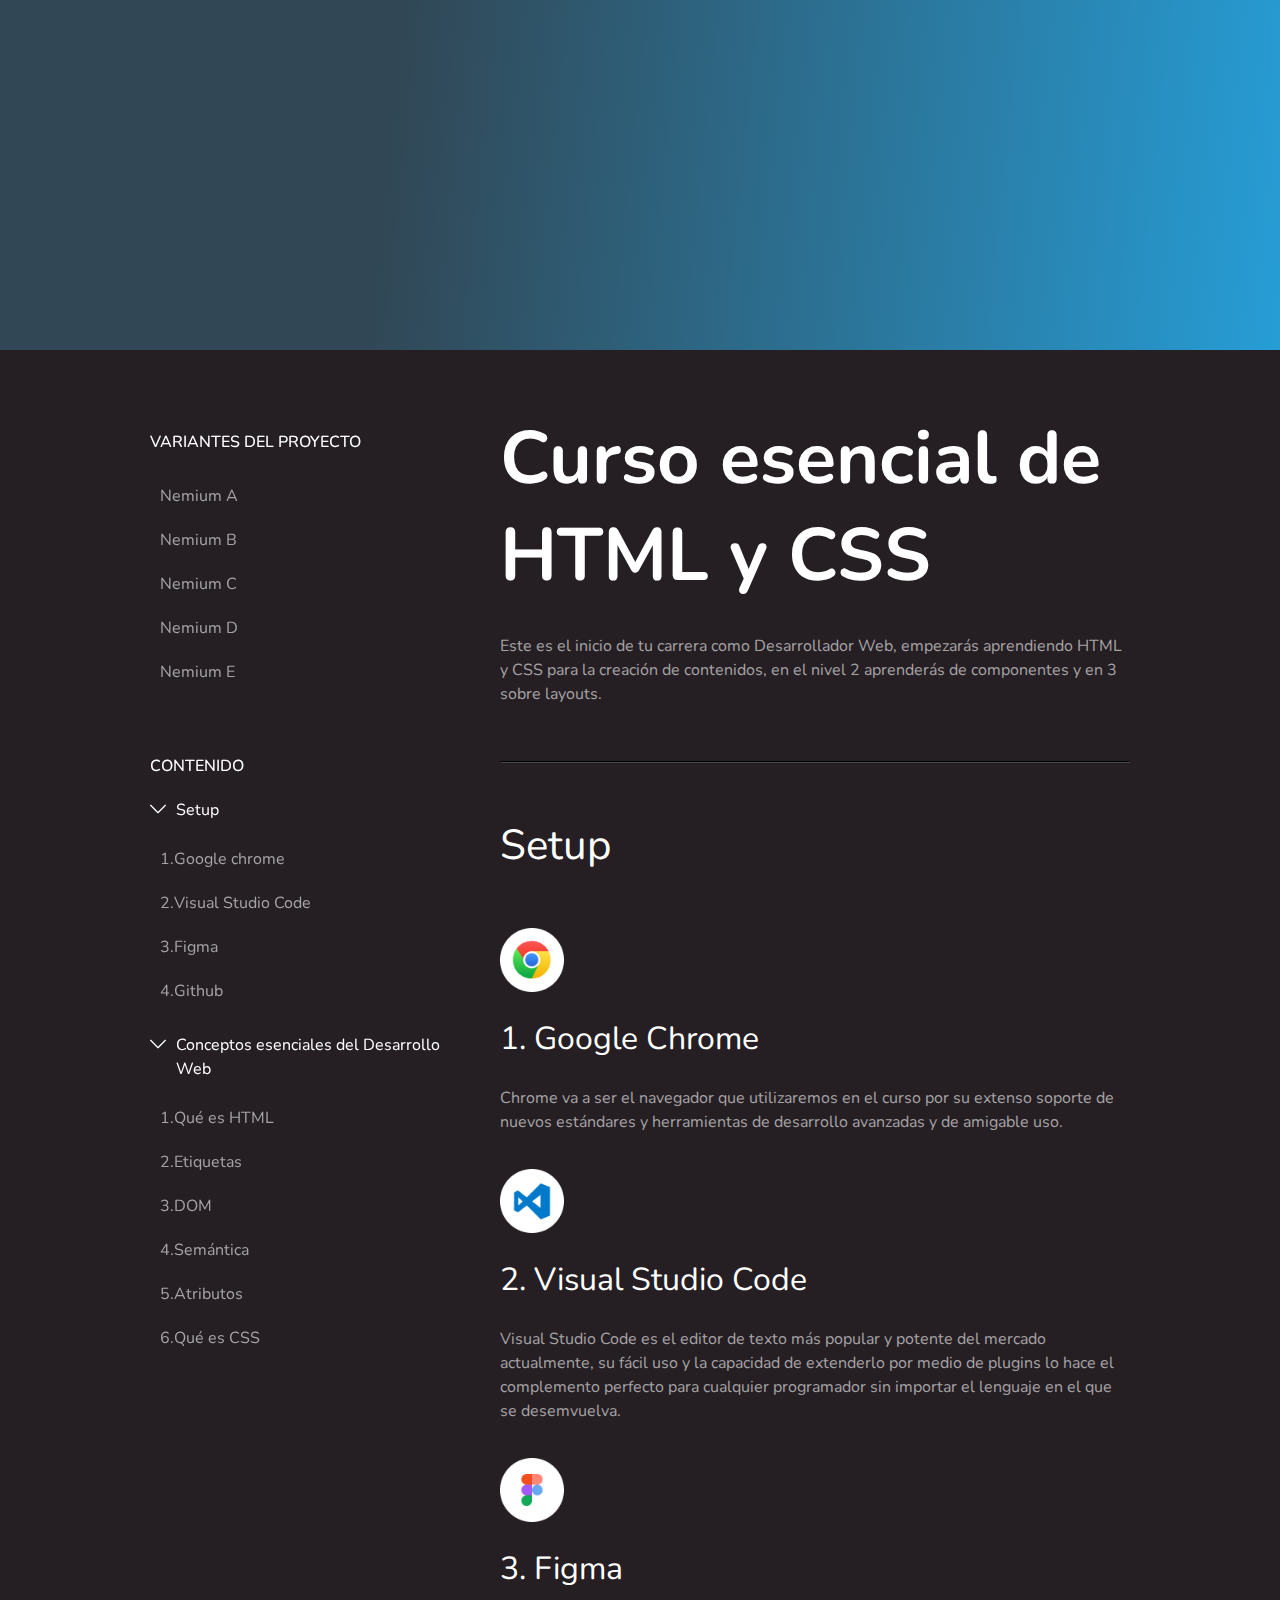
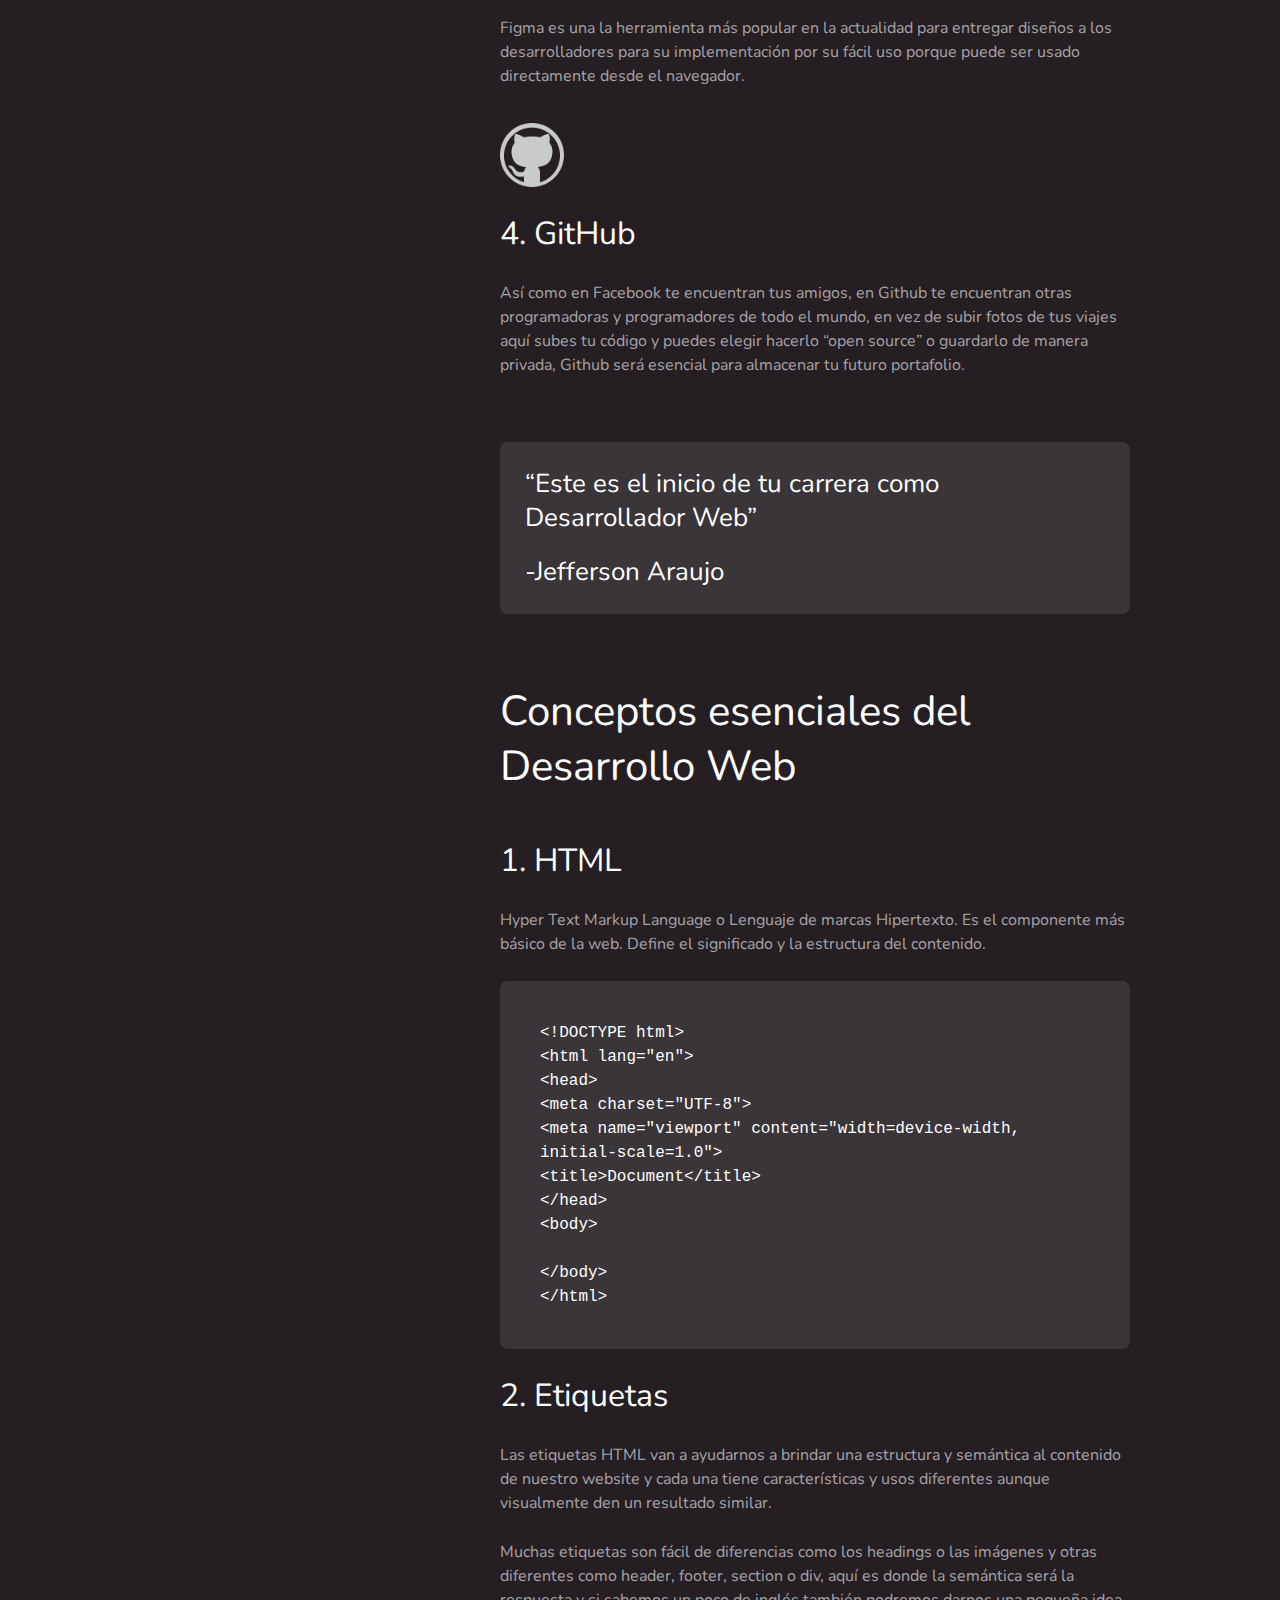
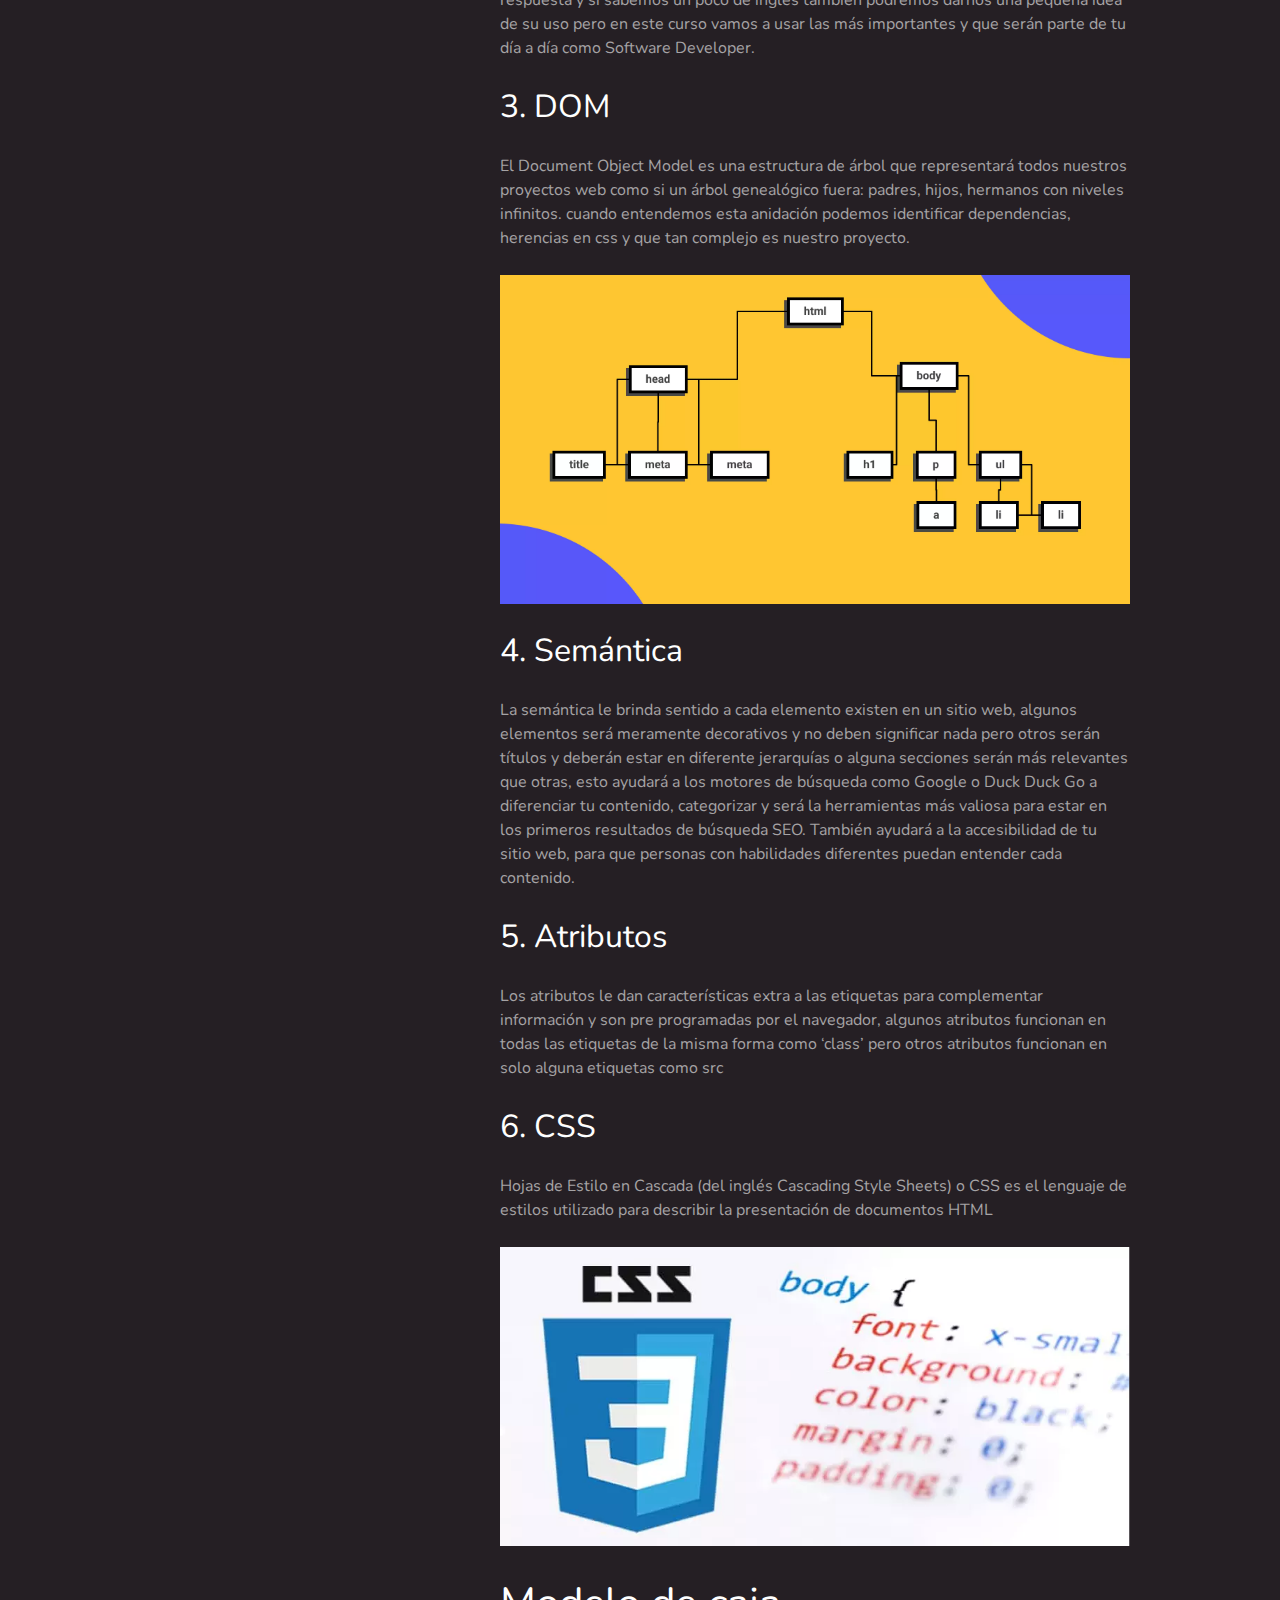
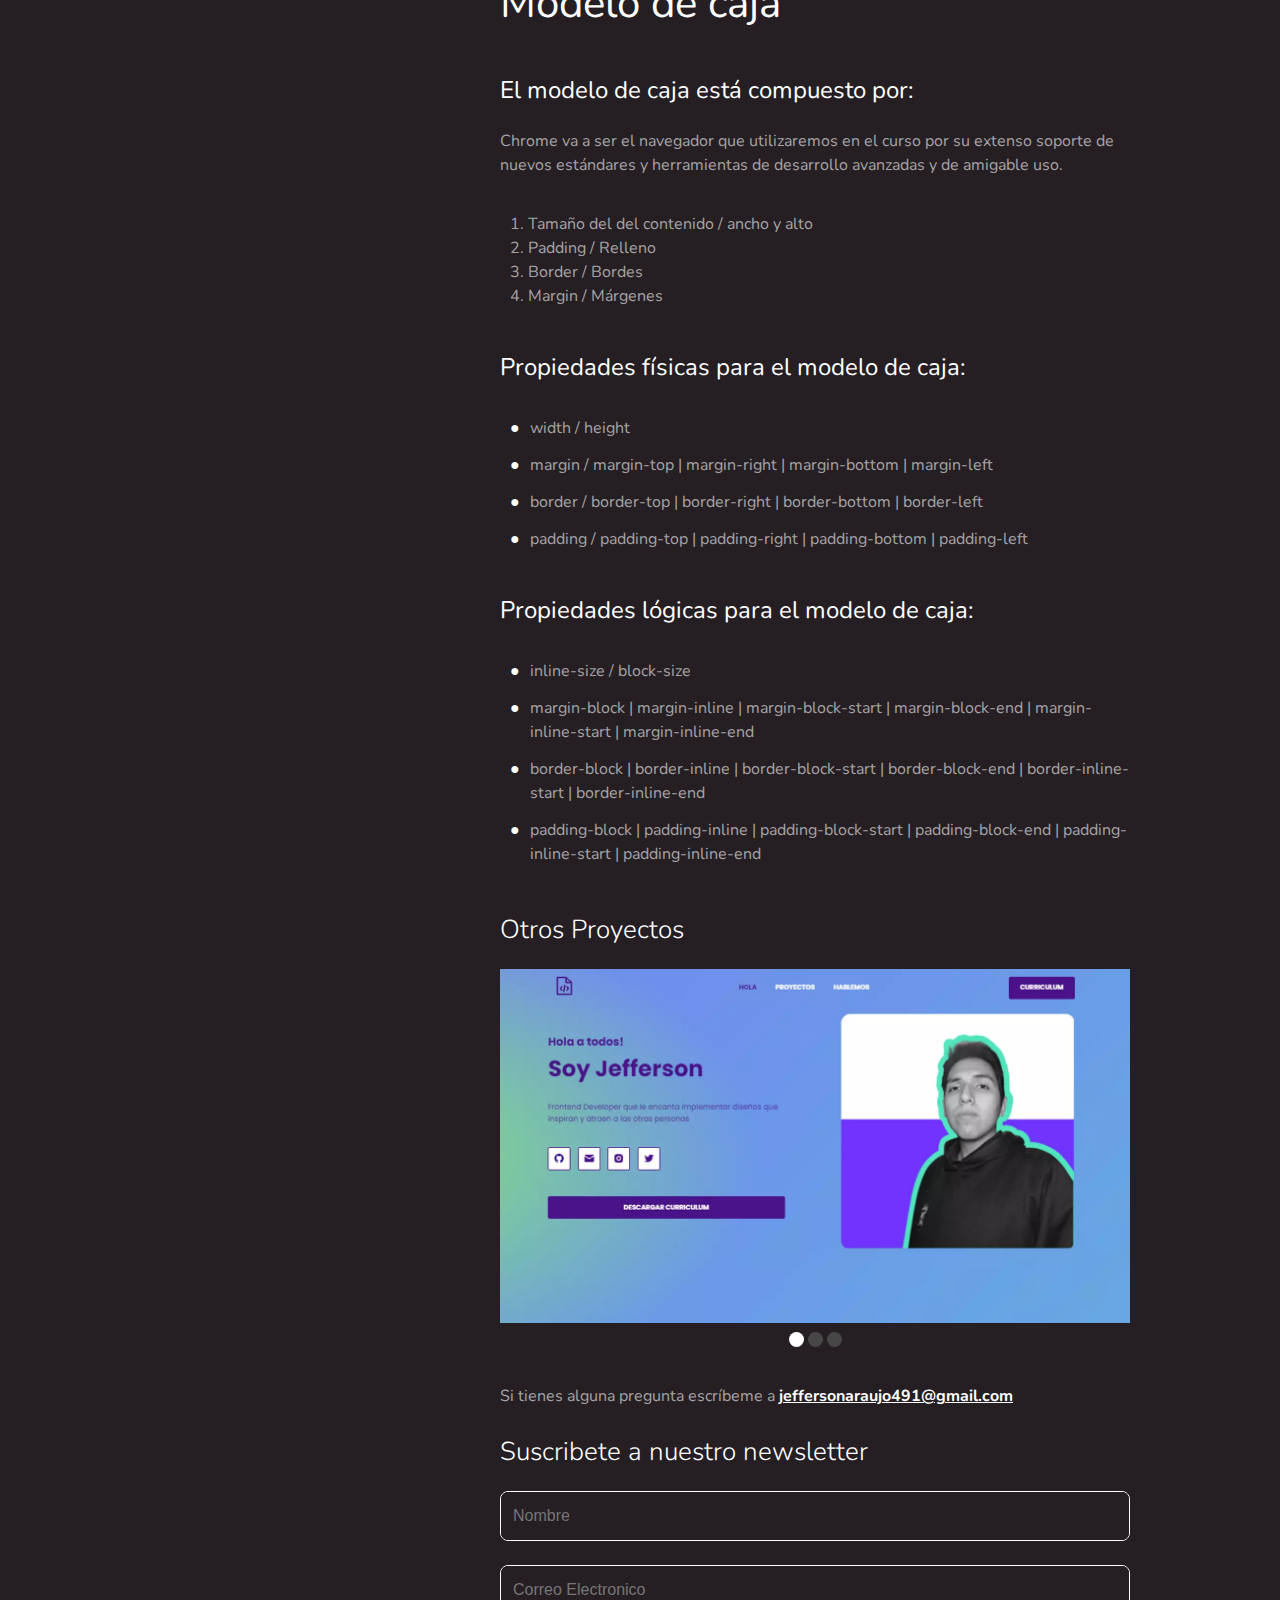
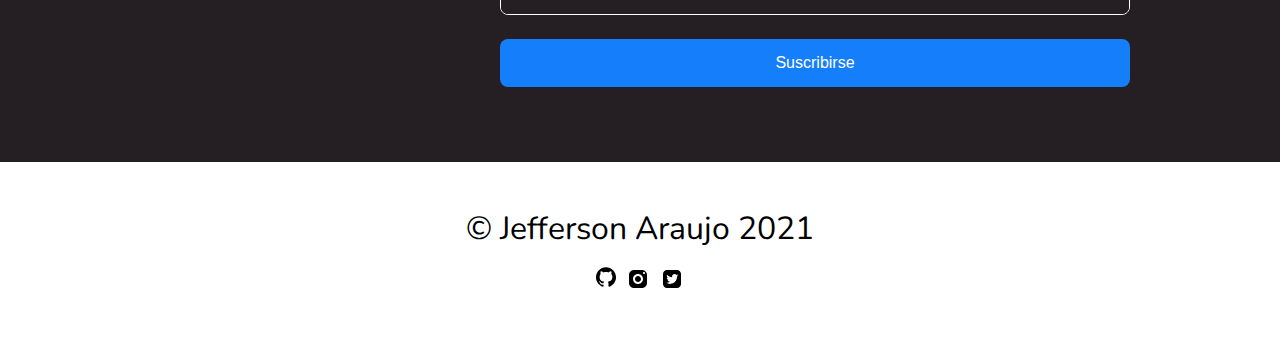
<file: src/nemium_B.html>
<!DOCTYPE html>
<html lang="en">

<head>
    <meta charset="UTF-8" />
    <meta http-equiv="X-UA-Compatible" content="IE=edge" />
    <meta name="viewport" content="width=device-width, initial-scale=1.0" />
    <link rel="icon" href="../img/nemium-icon-v2.png" type="image/png">
    <!-- Primary Meta Tags -->
    <title>Nemium</title>
    <meta name="title" content="Nemium">
    <meta name="description"
    content='Este un blog introductorio para todos los interesados en conocer acerca de este mundo llamado "Frontend"'>
    <!-- Open Graph / Facebook -->
    <meta property="og:type" content="website">
    <meta property="og:url" content="https://jeffveloper.github.io/Nemium">
    <meta property="og:title" content="Nemium">
    <meta property="og:description"
    content='Este un blog introductorio para todos los interesados en conocer acerca de este mundo llamado "Frontend"'>
    <meta property="og:image" content="https://jeffveloper.github.io/Nemium/img/thumbnail.png">

    <!-- Twitter -->
    <meta property="twitter:card" content="summary_large_image">
    <meta property="twitter:url" content="https://jeffveloper.github.io/Nemium">
    <meta property="twitter:title" content="Nemium">
    <meta property="twitter:description"
    content='Este un blog introductorio para todos los interesados en conocer acerca de este mundo llamado "Frontend"'>
    <meta property="twitter:image" content="https://jeffveloper.github.io/Nemium/img/thumbnail.png">

    <!-- fuentes -->
    <link rel="preconnect" href="https://fonts.googleapis.com">
    <link rel="preconnect" href="https://fonts.gstatic.com" crossorigin>
    <link href="https://fonts.googleapis.com/css2?family=Nunito:wght@300;400;700&display=swap" rel="stylesheet">
    <!-- css -->
    <link rel="stylesheet" href="../css/v2/fuentes.css" />
    <link rel="stylesheet" href="../css/v2/index.css" />
    <link rel="stylesheet" href="../css/v2/main.css" />
    <link rel="stylesheet" href="../css/v2/main-wrapper.css" />
    <link rel="stylesheet" href="../css/v2/hero.css" />
    <link rel="stylesheet" href="../css/v2/header.css" />
    <link rel="stylesheet" href="../css/v2/main-content.css" />
    <link rel="stylesheet" href="../css/v2/list.css" />
    <link rel="stylesheet" href="../css/v2/form.css" />
    <link rel="stylesheet" href="../css/v2/slider.css" />
    <link rel="stylesheet" href="../css/v2/footer.css" />
</head>

<body>
    <div class="hero"></div>

    <div class="wrapper">

        <header class="header">
            <div class="header-wrapper">
                <nav class="variantes">
                    <h2 class="h2-t2">variantes del proyecto</h2>
                    <ul class='lista-variantes'>
                        <li>
                            <a class="a-variante" href="../index.html">Nemium A</a>
                        </li>
                        <li>
                            <a class="a-variante" href="./nemium_B.html">Nemium B</a>
                        </li>
                        <li>
                            <a class="a-variante" href="./nemium_C.html">Nemium C</a>
                        </li>
                        <li>
                            <a class="a-variante" href="./nemium_D.html">Nemium D</a>
                        </li>
                        <li>
                            <a class="a-variante" href="./nemium_E.html">Nemium E</a>
                        </li>
                    </ul>
                </nav>
                <nav class="contenido">
                    <h2 class="h2-t2">contenido</h2>
                    <details open>
                        <summary>Setup</summary>
                        <ol class="lista-cont">
                            <li>
                                <a class="a-contenido" href="#google-chrome">Google chrome</a>
                            </li>
                            <li>
                                <a class="a-contenido" href="#vsc">Visual Studio Code</a>
                            </li>
                            <li>
                                <a class="a-contenido" href="#figma">Figma</a>
                            </li>
                            <li>
                                <a class="a-contenido" href="#github">Github</a>
                            </li>
                        </ol>
                    </details>
                    <details open>
                        <summary>Conceptos esenciales del Desarrollo Web</summary>
                        <ol class="lista-cont">
                            <li>
                                <a class="a-contenido" href="#html">Qué es HTML</a>
                            </li>
                            <li>
                                <a class="a-contenido" href="#etiquetas">Etiquetas</a>
                            </li>
                            <li>
                                <a class="a-contenido" href="#dom">DOM</a>
                            </li>
                            <li>
                                <a class="a-contenido" href="#semantica">Semántica</a>
                            </li>
                            <li>
                                <a class="a-contenido" href="#atributos">Atributos</a>
                            </li>
                            <li>
                                <a class="a-contenido" href="#css">Qué es CSS</a>
                            </li>
                        </ol>
                    </details>
                </nav>
            </div>
        </header>

        <main class="main">
            <div class="main-wrapper">
                <div class="main-content">
                    <h1>Curso esencial de HTML y CSS</h1>
                    <p>
                        Este es el inicio de tu carrera como Desarrollador Web, empezarás
                        aprendiendo HTML y CSS para la creación de contenidos, en el nivel 2
                        aprenderás de componentes y en 3 sobre layouts.
                    </p>
                    <hr>
                    <section class="section-content">

                        <h2 class="h2-t1">Setup</h2>

                        <img class="s1-img" src="../img/google-chrome-b.png" width="64px" alt="Logo de google chrome" />
                        <h3 class="h3-t1" id="google-chrome">Google Chrome</h3>
                        <p>
                            Chrome va a ser <span>el navegador que utilizaremos en el curso</span> por su
                            extenso soporte de nuevos estándares y herramientas de desarrollo
                            avanzadas y de amigable uso.
                        </p>

                        <img class="s1-img" src="../img/visual-studio-code-b.png" width="64px"
                            alt="Logo de visual studio" />
                        <h3 class="h3-t1" id="vsc">Visual Studio Code</h3>
                        <p>
                            Visual Studio Code es el <span>editor de texto más popular y potente del
                                mercado actualmente</span>, su fácil uso y la capacidad de extenderlo por
                            medio de plugins lo hace el complemento perfecto para cualquier
                            programador sin importar el lenguaje en el que se desemvuelva.
                        </p>

                        <img class="s1-img" src="../img/figma-b.png" width="64px" alt="Logo de figma" />
                        <h3 class="h3-t1" id="figma">Figma</h3>
                        <p>
                            Figma es una la herramienta más popular en la actualidad para
                            entregar diseños a los desarrolladores para su implementación por
                            su <span>fácil uso</span> porque puede ser usado directamente desde el
                            navegador.
                        </p>

                        <img class="s1-img" src="../img/gitHub-b.png" width="64px" alt="Logo de gitHub" />
                        <h3 class="h3-t1" id="github">GitHub</h3>
                        <p>
                            Así como en Facebook te encuentran tus amigos, en Github <span>te
                                encuentran otras programadoras y programadores</span> de todo el mundo,
                            en vez de subir fotos de tus viajes aquí subes tu código y puedes
                            elegir hacerlo “open source” o guardarlo de manera privada, Github
                            será esencial para almacenar tu futuro portafolio.
                        </p>
                        <blockquote>
                            <p class="quote">“Este es el inicio de tu carrera como Desarrollador Web”
                            </p>
                            <span class="quote">-Jefferson Araujo</span>
                        </blockquote>

                    </section>

                    <section class="section-content">
                        <h2 class="h2-t1">Conceptos esenciales del Desarrollo Web</h2>

                        <h3 class="h3-t1" id="html">HTML</h3>
                        <p>
                            Hyper Text Markup Language o Lenguaje de marcas Hipertexto. Es el
                            componente más básico de la web. Define el significado y la
                            estructura del contenido.
                        </p>
                        <pre>
&lt;!DOCTYPE html&gt;
&lt;html lang=&quot;en&quot;&gt;
&lt;head&gt;
&lt;meta charset=&quot;UTF-8&quot;&gt;
&lt;meta name=&quot;viewport&quot; content=&quot;width=device-width, initial-scale=1.0&quot;&gt;
&lt;title&gt;Document&lt;/title&gt;
&lt;/head&gt;
&lt;body&gt;

&lt;/body&gt;
&lt;/html&gt;</pre>

                        <h3 class="h3-t1" id="etiquetas">Etiquetas</h3>
                        <p>
                            Las etiquetas HTML van a ayudarnos a brindar una estructura y
                            semántica al contenido de nuestro website y cada una tiene
                            características y usos diferentes aunque visualmente den un
                            resultado similar.
                        </p>
                        <p>
                            Muchas etiquetas son fácil de diferencias como los headings o las
                            imágenes y otras diferentes como header, footer, section o div,
                            aquí es donde la semántica será la respuesta y si sabemos un poco
                            de inglés también podremos darnos una pequeña idea de su uso pero
                            en este curso vamos a usar las más importantes y que serán parte
                            de tu día a día como Software Developer.
                        </p>


                        <h3 class="h3-t1" id="dom">DOM</h3>
                        <p>
                            El Document Object Model es una estructura de árbol que
                            representará todos nuestros proyectos web como si un árbol
                            genealógico fuera: padres, hijos, hermanos con niveles infinitos.
                            cuando entendemos esta anidación podemos identificar dependencias,
                            herencias en css y que tan complejo es nuestro proyecto.
                        </p>
                        <img class="dom-img" src="../img/dom-img.webp" width="900px" alt="imagen de DOM" />


                        <h3 class="h3-t1" id="semantica">Semántica</h3>
                        <p>
                            La semántica le brinda sentido a cada elemento existen en un sitio
                            web, algunos elementos será meramente decorativos y no deben
                            significar nada pero otros serán títulos y deberán estar en
                            diferente jerarquías o alguna secciones serán más relevantes que
                            otras, esto ayudará a los motores de búsqueda como Google o Duck
                            Duck Go a diferenciar tu contenido, categorizar y será la
                            herramientas más valiosa para estar en los primeros resultados de
                            búsqueda SEO. También ayudará a la accesibilidad de tu sitio web,
                            para que personas con habilidades diferentes puedan entender cada
                            contenido.
                        </p>


                        <h3 class="h3-t1" id="atributos">Atributos</h3>
                        <p>
                            Los atributos le dan características extra a las etiquetas para
                            complementar información y son pre programadas por el navegador,
                            algunos atributos funcionan en todas las etiquetas de la misma
                            forma como ‘class’ pero otros atributos funcionan en solo alguna
                            etiquetas como src
                        </p>


                        <h3 class="h3-t1" id="css">CSS</h3>
                        <p>
                            Hojas de Estilo en Cascada (del inglés Cascading Style Sheets) o
                            CSS es el lenguaje de estilos utilizado para describir la
                            presentación de documentos HTML
                        </p>
                        <img class="dom-img" src="../img/css-img.webp" width="900px" alt="imagen de css" />

                    </section>

                    <section class="section-content">
                        <h2 class="h2-t1">Modelo de caja</h2>

                        <h3 class="h3-t2">El modelo de caja está compuesto por:</h3>
                        <p>
                            Chrome va a ser el navegador que utilizaremos en el curso por su
                            extenso soporte de nuevos estándares y herramientas de desarrollo
                            avanzadas y de amigable uso.
                        </p>
                        <ol class="mc-lista1">
                            <li>Tamaño del del contenido / ancho y alto</li>
                            <li>Padding / Relleno</li>
                            <li>Border / Bordes</li>
                            <li>Margin / Márgenes</li>
                        </ol>


                        <h3 class="h3-t2">Propiedades físicas para el modelo de caja:</h3>
                        <ul class="mc-lista2">
                            <li>width / height</li>
                            <li>
                                margin / margin-top | margin-right | margin-bottom | margin-left
                            </li>
                            <li>
                                border / border-top | border-right | border-bottom | border-left
                            </li>
                            <li>
                                padding / padding-top | padding-right | padding-bottom |
                                padding-left
                            </li>
                        </ul>


                        <h3 class="h3-t2">Propiedades lógicas para el modelo de caja:</h3>
                        <ul class="mc-lista2">
                            <li>inline-size / block-size</li>
                            <li>
                                margin-block | margin-inline | margin-block-start |
                                margin-block-end | margin-inline-start | margin-inline-end
                            </li>
                            <li>
                                border-block | border-inline | border-block-start |
                                border-block-end | border-inline-start | border-inline-end
                            </li>
                            <li>
                                padding-block | padding-inline | padding-block-start |
                                padding-block-end | padding-inline-start | padding-inline-end
                            </li>
                        </ul>

                    </section>
                    <div class="section-content">
                        <h2 class="h2-t3">Otros Proyectos</h2>
                        <!-- inicio del slider -->
                        <div class="slider">
                            <div class="slider-content">
                                <div class="slider-slide" id="video1">
                                    <a target="blank" class="slider-a"
                                        href="https://jeffveloper.github.io/Portafolio-Jefferson/">
                                        <img class="slider-img" src="../img/proy1.webp" alt="portafolio jefferson">
                                    </a>
                                </div>
                                <div class="slider-slide" id="video2">
                                    <a target="blank" class="slider-a"
                                        href="https://jeffveloper.github.io/Tienda-Frontend/">
                                        <img class="slider-img" src="../img/proy2.webp" alt="Tienda frontend">
                                    </a>
                                </div>
                                <div class="slider-slide" id="video3">
                                    <a target="blank" class="slider-a"
                                        href="https://jeffveloper.github.io/Blog-de-cafe/">
                                        <img class="slider-img" src="../img/proy3.webp" alt="blog de cafe">
                                    </a>
                                </div>
                            </div>

                            <div class="slider-bullet-list">
                                <a href="#video1" class="slider-bullet bullet-on"></a>
                                <a href="#video2" class="slider-bullet"></a>
                                <a href="#video3" class="slider-bullet"></a>
                            </div>
                        </div>
                    </div>
                    <!-- fin de slider -->
                    <p>
                        Si tienes alguna pregunta escríbeme a
                        <a target="blank" class="correo"
                            href="mailto:me@leonidasesteban.com">jeffersonaraujo491@gmail.com</a>
                    </p>
                    <div class="section-content">
                        <h2 class="h2-t3">Suscribete a nuestro newsletter</h2>
                        <form action="#" class="form">
                            <div class="input-cont">
                                <input type="text" required placeholder="Nombre">
                            </div>
                            <div class="input-cont">
                                <input type="email" required placeholder="Correo Electronico">
                            </div>
                            <div class="input-cont">
                                <input class="i-sus" type="submit" value="Suscribirse">
                            </div>
                        </form>
                    </div>
                </div>
            </div>
        </main>
    </div>
    <footer>
        <div class="footer-wrapper">
            <h2 class="h2-t4">
                © Jefferson Araujo 2021
            </h2>
            <div class="footer-enlaces">
                <a target="blank" class='footer-a' href="https://github.com/Jeffveloper" alt="slider bullet">
                    <img class='footer-img foot-i1' width="20px" src="../img/github.svg" alt="logo de github">
                </a>
                <a target="blank" class='footer-a a-color' href="https://www.instagram.com/jeffveloper/"
                    alt="slider bullet">
                    <img class='footer-img' width="24px" src="../img/instagram.svg" alt="logo de instragram">
                </a>
                <a target="blank" class='footer-a a-color' href="https://twitter.com/Jeffveloper" alt="slider bullet">
                    <img class='footer-img' width="24px" src="../img/twitter.svg" alt="logo de twitter">
                </a>
            </div>
        </div>
    </footer>
    <script src="../js/index.js"></script>
</body>

</html>
</file>
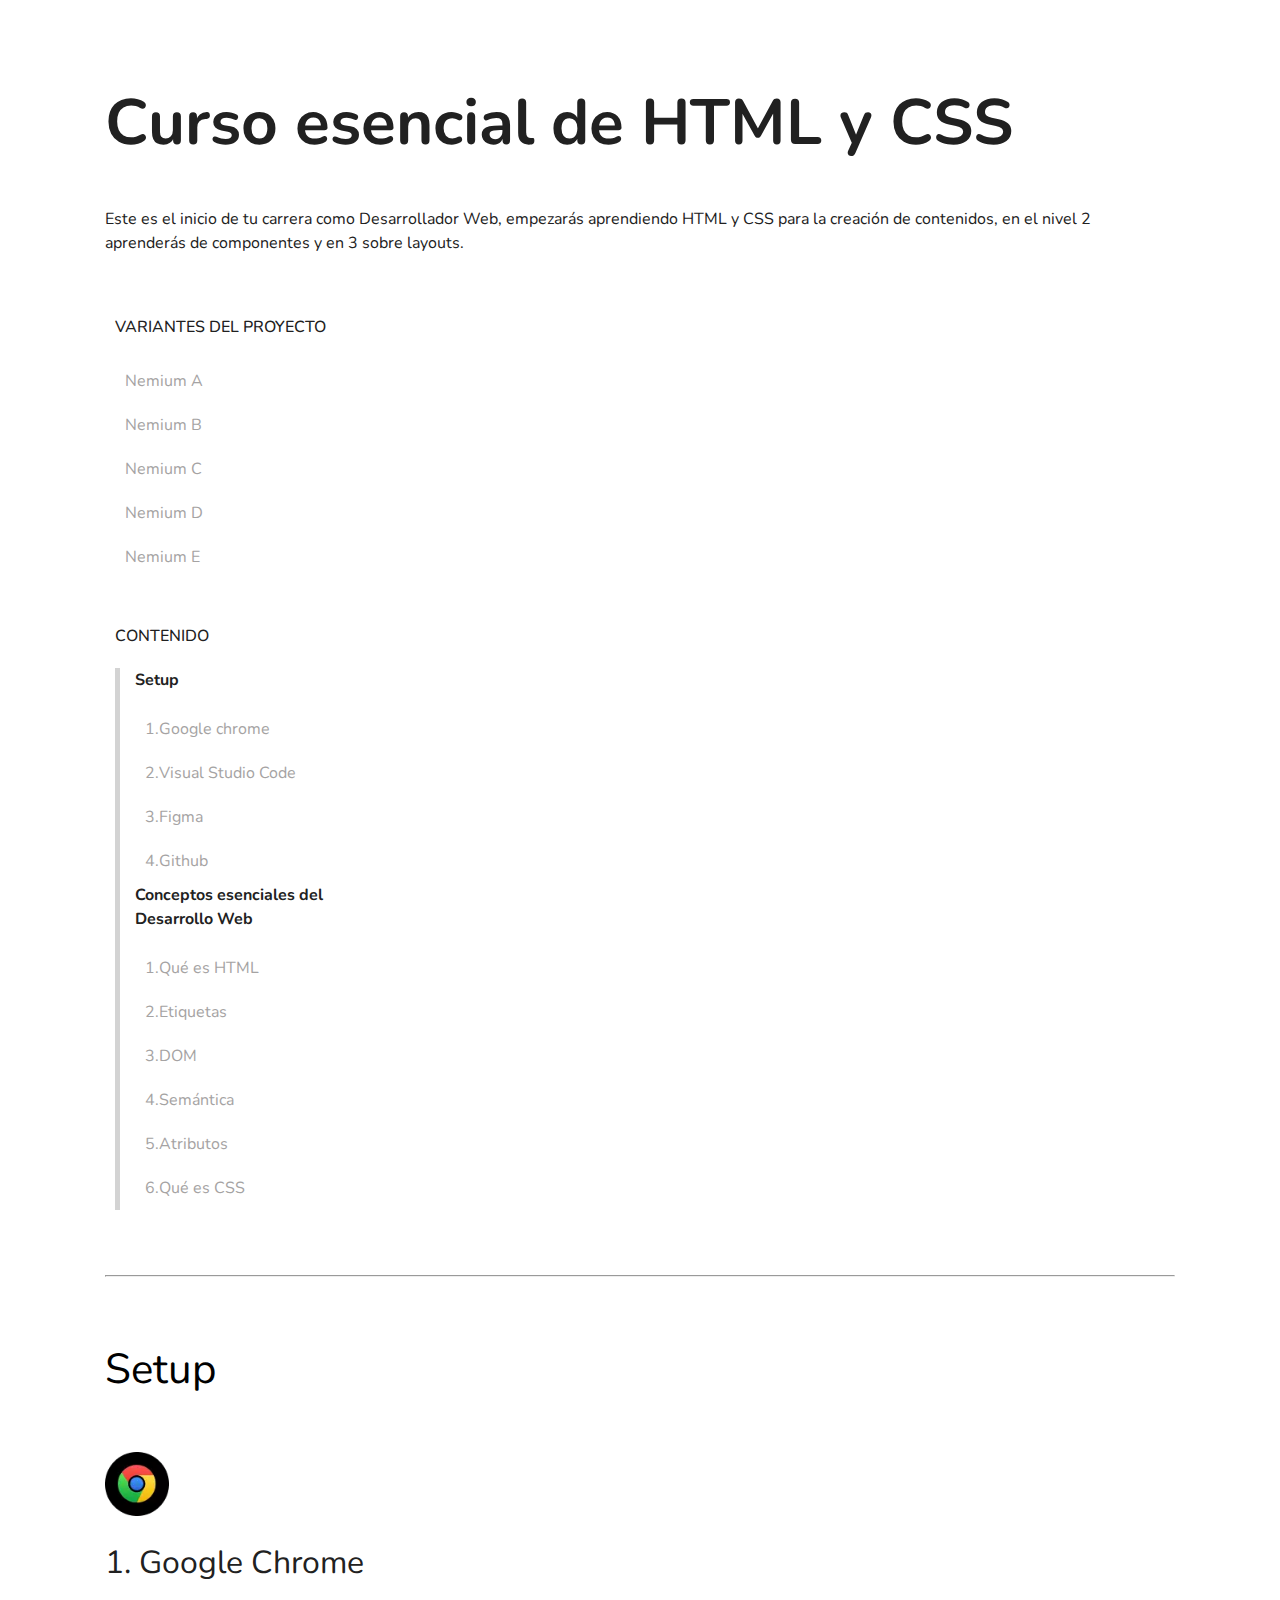
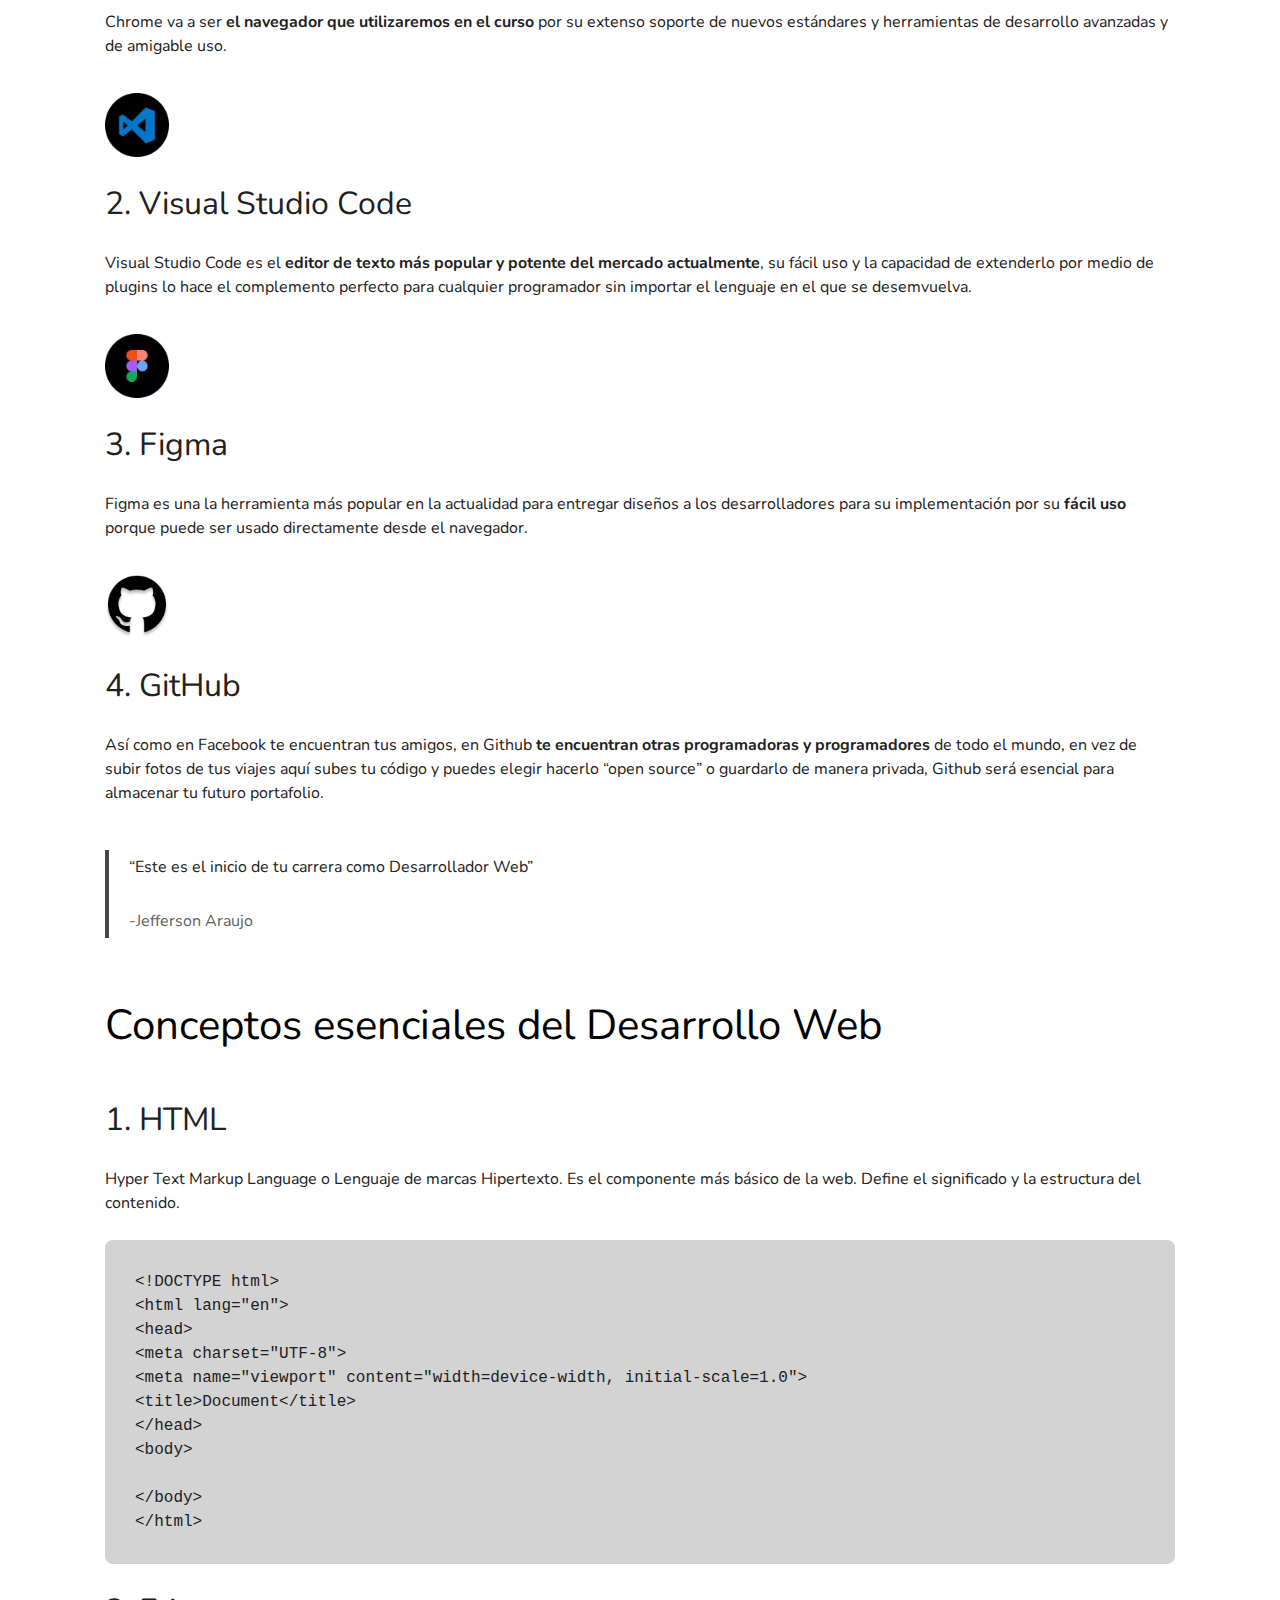
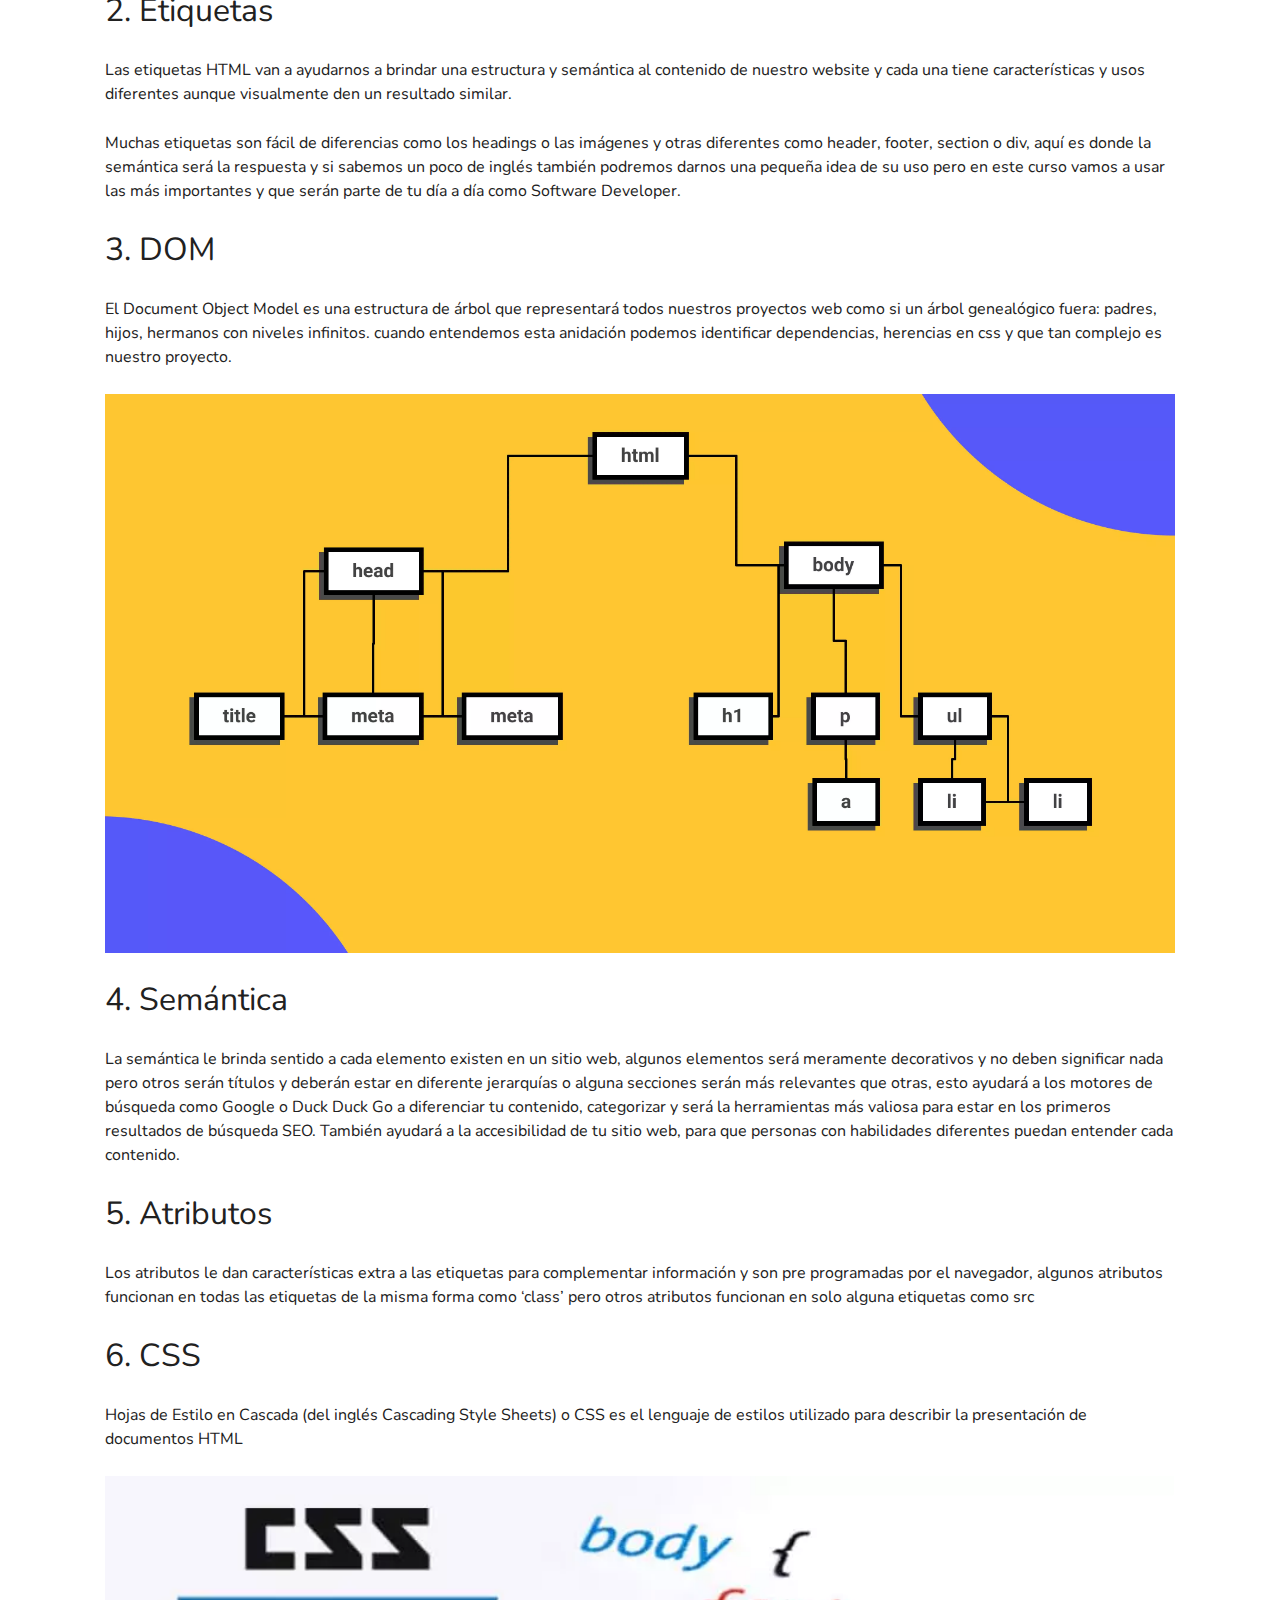
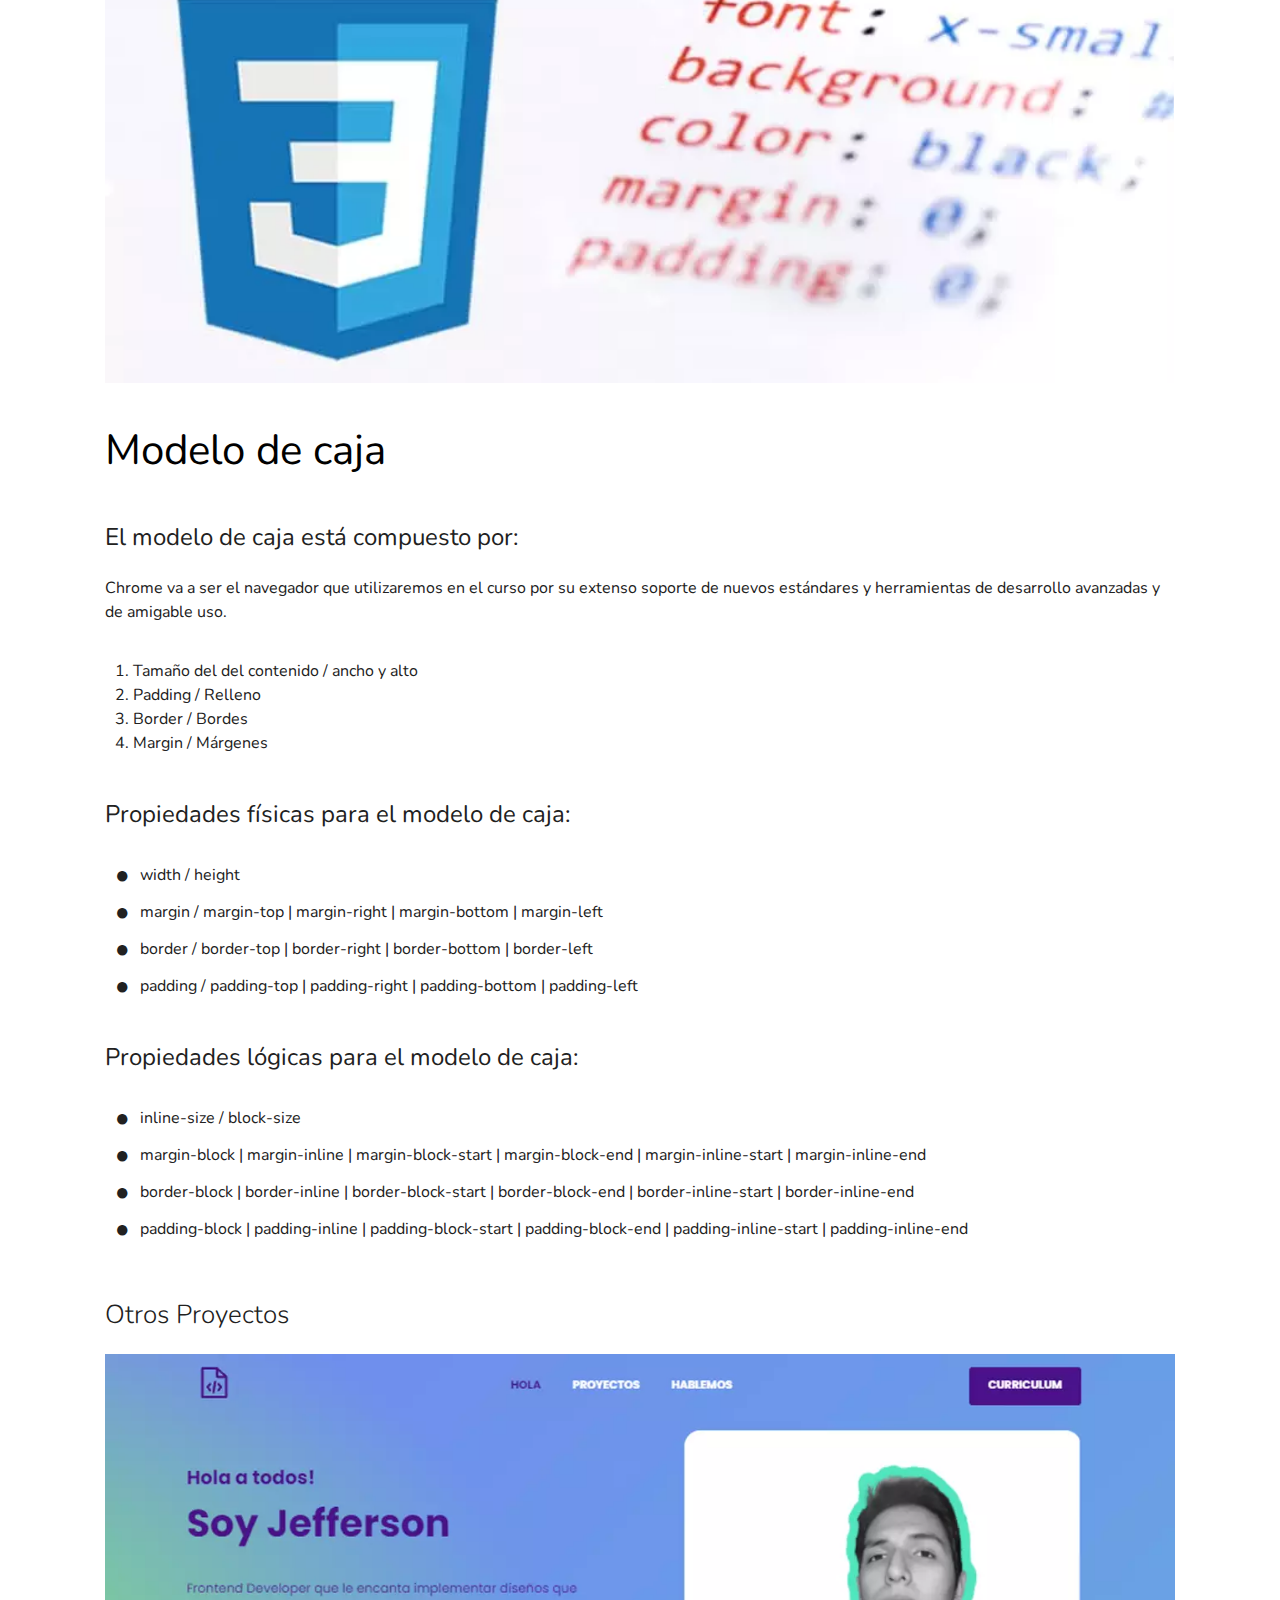
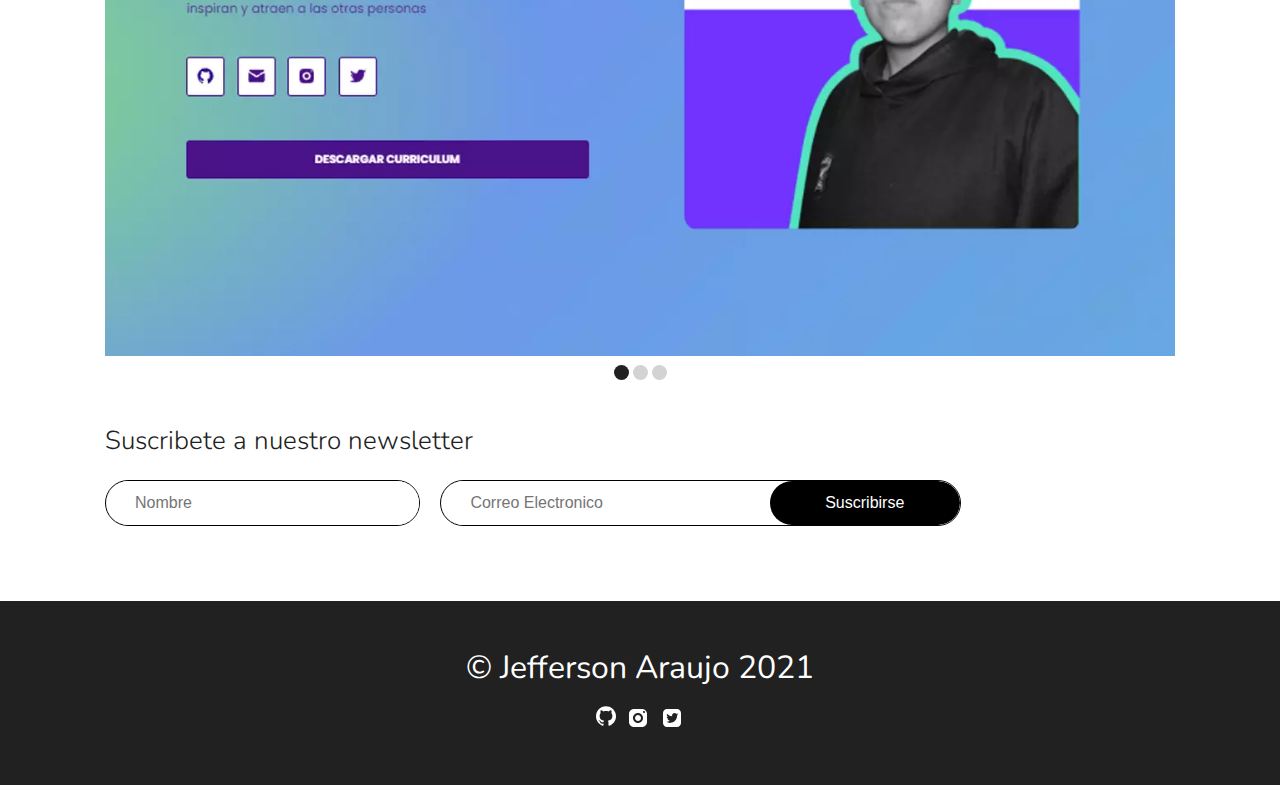
<file: src/nemium_C.html>
<!DOCTYPE html>
<html lang="en">

<head>
    <meta charset="UTF-8" />
    <meta http-equiv="X-UA-Compatible" content="IE=edge" />
    <meta name="viewport" content="width=device-width, initial-scale=1.0" />
    <link rel="icon" href="../img/nemium-icon-C.png" type="image/png">
    <!-- Primary Meta Tags -->
    <title>Nemium</title>
    <meta name="title" content="Nemium">
    <meta name="description"
    content='Este un blog introductorio para todos los interesados en conocer acerca de este mundo llamado "Frontend"'>
    <!-- Open Graph / Facebook -->
    <meta property="og:type" content="website">
    <meta property="og:url" content="https://jeffveloper.github.io/Nemium">
    <meta property="og:title" content="Nemium">
    <meta property="og:description"
    content='Este un blog introductorio para todos los interesados en conocer acerca de este mundo llamado "Frontend"'>
    <meta property="og:image" content="https://jeffveloper.github.io/Nemium/img/thumbnail.png">

    <!-- Twitter -->
    <meta property="twitter:card" content="summary_large_image">
    <meta property="twitter:url" content="https://jeffveloper.github.io/Nemium">
    <meta property="twitter:title" content="Nemium">
    <meta property="twitter:description"
    content='Este un blog introductorio para todos los interesados en conocer acerca de este mundo llamado "Frontend"'>
    <meta property="twitter:image" content="https://jeffveloper.github.io/Nemium/img/thumbnail.png">
    <!-- fuentes -->
    <link rel="preconnect" href="https://fonts.googleapis.com">
    <link rel="preconnect" href="https://fonts.gstatic.com" crossorigin>
    <link href="https://fonts.googleapis.com/css2?family=Nunito:wght@300;400;700&display=swap" rel="stylesheet">
    <!-- css -->
    <link rel="stylesheet" href="../css/v3/fuentes.css" />
    <link rel="stylesheet" href="../css/v3/index.css" />
    <link rel="stylesheet" href="../css/v3/main.css" />
    <link rel="stylesheet" href="../css/v3/main-wrapper.css" />
    <link rel="stylesheet" href="../css/v3/hero.css" />
    <link rel="stylesheet" href="../css/v3/header.css" />
    <link rel="stylesheet" href="../css/v3/main-content.css" />
    <link rel="stylesheet" href="../css/v3/list.css" />
    <link rel="stylesheet" href="../css/v3/form.css" />
    <link rel="stylesheet" href="../css/v3/slider.css" />
    <link rel="stylesheet" href="../css/v3/footer.css" />
</head>

<body>
    <div class="hero"></div>

    <div class="wrapper">



        <main class="main">
            <div class="main-wrapper">
                <div class="main-content">
                    <h1>Curso esencial de HTML y CSS</h1>
                    <p>
                        Este es el inicio de tu carrera como Desarrollador Web, empezarás
                        aprendiendo HTML y CSS para la creación de contenidos, en el nivel 2
                        aprenderás de componentes y en 3 sobre layouts.
                    </p>

                    <header class="header">
                        <div class="header-wrapper">
                            <nav class="variantes">
                                <h2 class="h2-t2">variantes del proyecto</h2>
                                <ul class='lista-variantes'>
                                    <li>
                                        <a class="a-variante" href="../index.html">Nemium A</a>
                                    </li>
                                    <li>
                                        <a class="a-variante" href="./nemium_B.html">Nemium B</a>
                                    </li>
                                    <li>
                                        <a class="a-variante" href="./nemium_C.html">Nemium C</a>
                                    </li>
                                    <li>
                                        <a class="a-variante" href="./nemium_D.html">Nemium D</a>
                                    </li>
                                    <li>
                                        <a class="a-variante" href="./nemium_E.html">Nemium E</a>
                                    </li>
                                </ul>
                            </nav>
                            <nav class="contenido">
                                <h2 class="h2-t2">contenido</h2>
                                <div class="border-left">
                                    <details open>
                                        <summary>Setup</summary>
                                        <ol class="lista-cont">
                                            <li>
                                                <a class="a-contenido" href="#google-chrome">Google chrome</a>
                                            </li>
                                            <li>
                                                <a class="a-contenido" href="#vsc">Visual Studio Code</a>
                                            </li>
                                            <li>
                                                <a class="a-contenido" href="#figma">Figma</a>
                                            </li>
                                            <li>
                                                <a class="a-contenido" href="#github">Github</a>
                                            </li>
                                        </ol>
                                    </details>
                                    <details open>
                                        <summary>Conceptos esenciales del Desarrollo Web</summary>
                                        <ol class="lista-cont">
                                            <li>
                                                <a class="a-contenido" href="#html">Qué es HTML</a>
                                            </li>
                                            <li>
                                                <a class="a-contenido" href="#etiquetas">Etiquetas</a>
                                            </li>
                                            <li>
                                                <a class="a-contenido" href="#dom">DOM</a>
                                            </li>
                                            <li>
                                                <a class="a-contenido" href="#semantica">Semántica</a>
                                            </li>
                                            <li>
                                                <a class="a-contenido" href="#atributos">Atributos</a>
                                            </li>
                                            <li>
                                                <a class="a-contenido" href="#css">Qué es CSS</a>
                                            </li>
                                        </ol>
                                    </details>
                                </div>

                            </nav>
                        </div>
                    </header>

                    <hr>
                    <section class="section-content">

                        <h2 class="h2-t1">Setup</h2>

                        <img class="s1-img" src="../img/google-chrome-n.webp" width="64px"
                            alt="Logo de google chrome" />
                        <h3 class="h3-t1" id="google-chrome">Google Chrome</h3>
                        <p>
                            Chrome va a ser <span class='span-bold'>el navegador que utilizaremos en el curso</span> por
                            su
                            extenso soporte de nuevos estándares y herramientas de desarrollo
                            avanzadas y de amigable uso.
                        </p>

                        <img class="s1-img" src="../img/visual-studio-code-n.webp" width="64px"
                            alt="Logo de visual studio" />
                        <h3 class="h3-t1" id="vsc">Visual Studio Code</h3>
                        <p>
                            Visual Studio Code es el <span class='span-bold'>editor de texto más popular y potente del
                                mercado actualmente</span>, su fácil uso y la capacidad de extenderlo por
                            medio de plugins lo hace el complemento perfecto para cualquier
                            programador sin importar el lenguaje en el que se desemvuelva.
                        </p>

                        <img class="s1-img" src="../img/figma-n.webp" width="64px" alt="Logo de figma" />
                        <h3 class="h3-t1" id="figma">Figma</h3>
                        <p>
                            Figma es una la herramienta más popular en la actualidad para
                            entregar diseños a los desarrolladores para su implementación por
                            su <span class='span-bold'>fácil uso</span> porque puede ser usado directamente desde el
                            navegador.
                        </p>

                        <img class="s1-img" src="../img/gitHub-n.webp" width="64px" alt="Logo de gitHub" />
                        <h3 class="h3-t1" id="github">GitHub</h3>
                        <p>
                            Así como en Facebook te encuentran tus amigos, en Github <span class='span-bold'>te
                                encuentran otras programadoras y programadores</span> de todo el mundo,
                            en vez de subir fotos de tus viajes aquí subes tu código y puedes
                            elegir hacerlo “open source” o guardarlo de manera privada, Github
                            será esencial para almacenar tu futuro portafolio.
                        </p>
                        <blockquote>
                            <p class="quote">“Este es el inicio de tu carrera como Desarrollador Web”
                            </p>
                            <span class="quote">-Jefferson Araujo</span>
                        </blockquote>

                    </section>

                    <section class="section-content">
                        <h2 class="h2-t1">Conceptos esenciales del Desarrollo Web</h2>

                        <h3 class="h3-t1" id="html">HTML</h3>
                        <p>
                            Hyper Text Markup Language o Lenguaje de marcas Hipertexto. Es el
                            componente más básico de la web. Define el significado y la
                            estructura del contenido.
                        </p>
                        <pre>
&lt;!DOCTYPE html&gt;
&lt;html lang=&quot;en&quot;&gt;
&lt;head&gt;
&lt;meta charset=&quot;UTF-8&quot;&gt;
&lt;meta name=&quot;viewport&quot; content=&quot;width=device-width, initial-scale=1.0&quot;&gt;
&lt;title&gt;Document&lt;/title&gt;
&lt;/head&gt;
&lt;body&gt;

&lt;/body&gt;
&lt;/html&gt;</pre>

                        <h3 class="h3-t1" id="etiquetas">Etiquetas</h3>
                        <p>
                            Las etiquetas HTML van a ayudarnos a brindar una estructura y
                            semántica al contenido de nuestro website y cada una tiene
                            características y usos diferentes aunque visualmente den un
                            resultado similar.
                        </p>
                        <p>
                            Muchas etiquetas son fácil de diferencias como los headings o las
                            imágenes y otras diferentes como header, footer, section o div,
                            aquí es donde la semántica será la respuesta y si sabemos un poco
                            de inglés también podremos darnos una pequeña idea de su uso pero
                            en este curso vamos a usar las más importantes y que serán parte
                            de tu día a día como Software Developer.
                        </p>


                        <h3 class="h3-t1" id="dom">DOM</h3>
                        <p>
                            El Document Object Model es una estructura de árbol que
                            representará todos nuestros proyectos web como si un árbol
                            genealógico fuera: padres, hijos, hermanos con niveles infinitos.
                            cuando entendemos esta anidación podemos identificar dependencias,
                            herencias en css y que tan complejo es nuestro proyecto.
                        </p>
                        <img class="dom-img" src="../img/dom-img.webp" width="900px" alt="imagen de DOM" />


                        <h3 class="h3-t1" id="semantica">Semántica</h3>
                        <p>
                            La semántica le brinda sentido a cada elemento existen en un sitio
                            web, algunos elementos será meramente decorativos y no deben
                            significar nada pero otros serán títulos y deberán estar en
                            diferente jerarquías o alguna secciones serán más relevantes que
                            otras, esto ayudará a los motores de búsqueda como Google o Duck
                            Duck Go a diferenciar tu contenido, categorizar y será la
                            herramientas más valiosa para estar en los primeros resultados de
                            búsqueda SEO. También ayudará a la accesibilidad de tu sitio web,
                            para que personas con habilidades diferentes puedan entender cada
                            contenido.
                        </p>


                        <h3 class="h3-t1" id="atributos">Atributos</h3>
                        <p>
                            Los atributos le dan características extra a las etiquetas para
                            complementar información y son pre programadas por el navegador,
                            algunos atributos funcionan en todas las etiquetas de la misma
                            forma como ‘class’ pero otros atributos funcionan en solo alguna
                            etiquetas como src
                        </p>


                        <h3 class="h3-t1" id="css">CSS</h3>
                        <p>
                            Hojas de Estilo en Cascada (del inglés Cascading Style Sheets) o
                            CSS es el lenguaje de estilos utilizado para describir la
                            presentación de documentos HTML
                        </p>
                        <img class="dom-img" src="../img/css-img.webp" width="900px" alt="imagen de css" />

                    </section>

                    <section class="section-content">
                        <h2 class="h2-t1">Modelo de caja</h2>

                        <h3 class="h3-t2">El modelo de caja está compuesto por:</h3>
                        <p>
                            Chrome va a ser el navegador que utilizaremos en el curso por su
                            extenso soporte de nuevos estándares y herramientas de desarrollo
                            avanzadas y de amigable uso.
                        </p>
                        <ol class="mc-lista1">
                            <li>Tamaño del del contenido / ancho y alto</li>
                            <li>Padding / Relleno</li>
                            <li>Border / Bordes</li>
                            <li>Margin / Márgenes</li>
                        </ol>


                        <h3 class="h3-t2">Propiedades físicas para el modelo de caja:</h3>
                        <ul class="mc-lista2">
                            <li>width / height</li>
                            <li>
                                margin / margin-top | margin-right | margin-bottom | margin-left
                            </li>
                            <li>
                                border / border-top | border-right | border-bottom | border-left
                            </li>
                            <li>
                                padding / padding-top | padding-right | padding-bottom |
                                padding-left
                            </li>
                        </ul>


                        <h3 class="h3-t2">Propiedades lógicas para el modelo de caja:</h3>
                        <ul class="mc-lista2">
                            <li>inline-size / block-size</li>
                            <li>
                                margin-block | margin-inline | margin-block-start |
                                margin-block-end | margin-inline-start | margin-inline-end
                            </li>
                            <li>
                                border-block | border-inline | border-block-start |
                                border-block-end | border-inline-start | border-inline-end
                            </li>
                            <li>
                                padding-block | padding-inline | padding-block-start |
                                padding-block-end | padding-inline-start | padding-inline-end
                            </li>
                        </ul>

                    </section>
                    <div class="section-content">
                        <h2 class="h2-t3">Otros Proyectos</h2>
                        <!-- inicio del slider -->
                        <div class="slider">
                            <div class="slider-content">
                                <div class="slider-slide" id="video1">
                                    <a target="blank" class="slider-a"
                                        href="https://jeffveloper.github.io/Portafolio-Jefferson/">
                                        <img class="slider-img" src="../img/proy1.webp" alt="portafolio jefferson">
                                    </a>
                                </div>
                                <div class="slider-slide" id="video2">
                                    <a target="blank" class="slider-a"
                                        href="https://jeffveloper.github.io/Tienda-Frontend/">
                                        <img class="slider-img" src="../img/proy2.webp" alt="Tienda frontend">
                                    </a>
                                </div>
                                <div class="slider-slide" id="video3">
                                    <a target="blank" class="slider-a"
                                        href="https://jeffveloper.github.io/Blog-de-cafe/">
                                        <img class="slider-img" src="../img/proy3.webp" alt="blog de cafe">
                                    </a>
                                </div>
                            </div>

                            <div class="slider-bullet-list">
                                <a href="#video1" class="slider-bullet bullet-on"></a>
                                <a href="#video2" class="slider-bullet"></a>
                                <a href="#video3" class="slider-bullet"></a>
                            </div>
                        </div>
                    </div>
                    <!-- fin de slider -->
                    <p class="texto-correo">
                        Si tienes alguna pregunta escríbeme a
                        <a target="blank" class="correo"
                            href="mailto:me@leonidasesteban.com">jeffersonaraujo491@gmail.com</a>
                    </p>
                    <div class="section-content">
                        <h2 class="h2-t3">Suscribete a nuestro newsletter</h2>
                        <form action="#" class="form">
                            <div class="input-cont">
                                <input type="text" required placeholder="Nombre">
                            </div>
                            <div class="input-cont">
                                <input type="email" required placeholder="Correo Electronico">
                                <input class="i-sus" type="submit" value="Suscribirse">
                            </div>
                        </form>
                    </div>
                </div>
            </div>
        </main>
    </div>
    <footer>
        <div class="footer-wrapper">
            <h2 class="h2-t4">
                © Jefferson Araujo 2021
            </h2>
            <div class="footer-enlaces">
                <a target="blank" class='footer-a a-color' href="https://github.com/Jeffveloper" alt="slider bullet">
                    <img class='footer-img foot-i1' width="20px" src="../img/github.svg" alt="logo de github">
                </a>
                <a target="blank" class='footer-a' href="https://www.instagram.com/jeffveloper/" alt="slider bullet">
                    <img class='footer-img' width="24px" src="../img/instagram.svg" alt="logo de instragram">
                </a>
                <a target="blank" class='footer-a' href="https://twitter.com/Jeffveloper" alt="slider bullet">
                    <img class='footer-img' width="24px" src="../img/twitter.svg" alt="logo de twitter">
                </a>
            </div>
        </div>
    </footer>
    <script src="../js/index.js"></script>
</body>

</html>
</file>
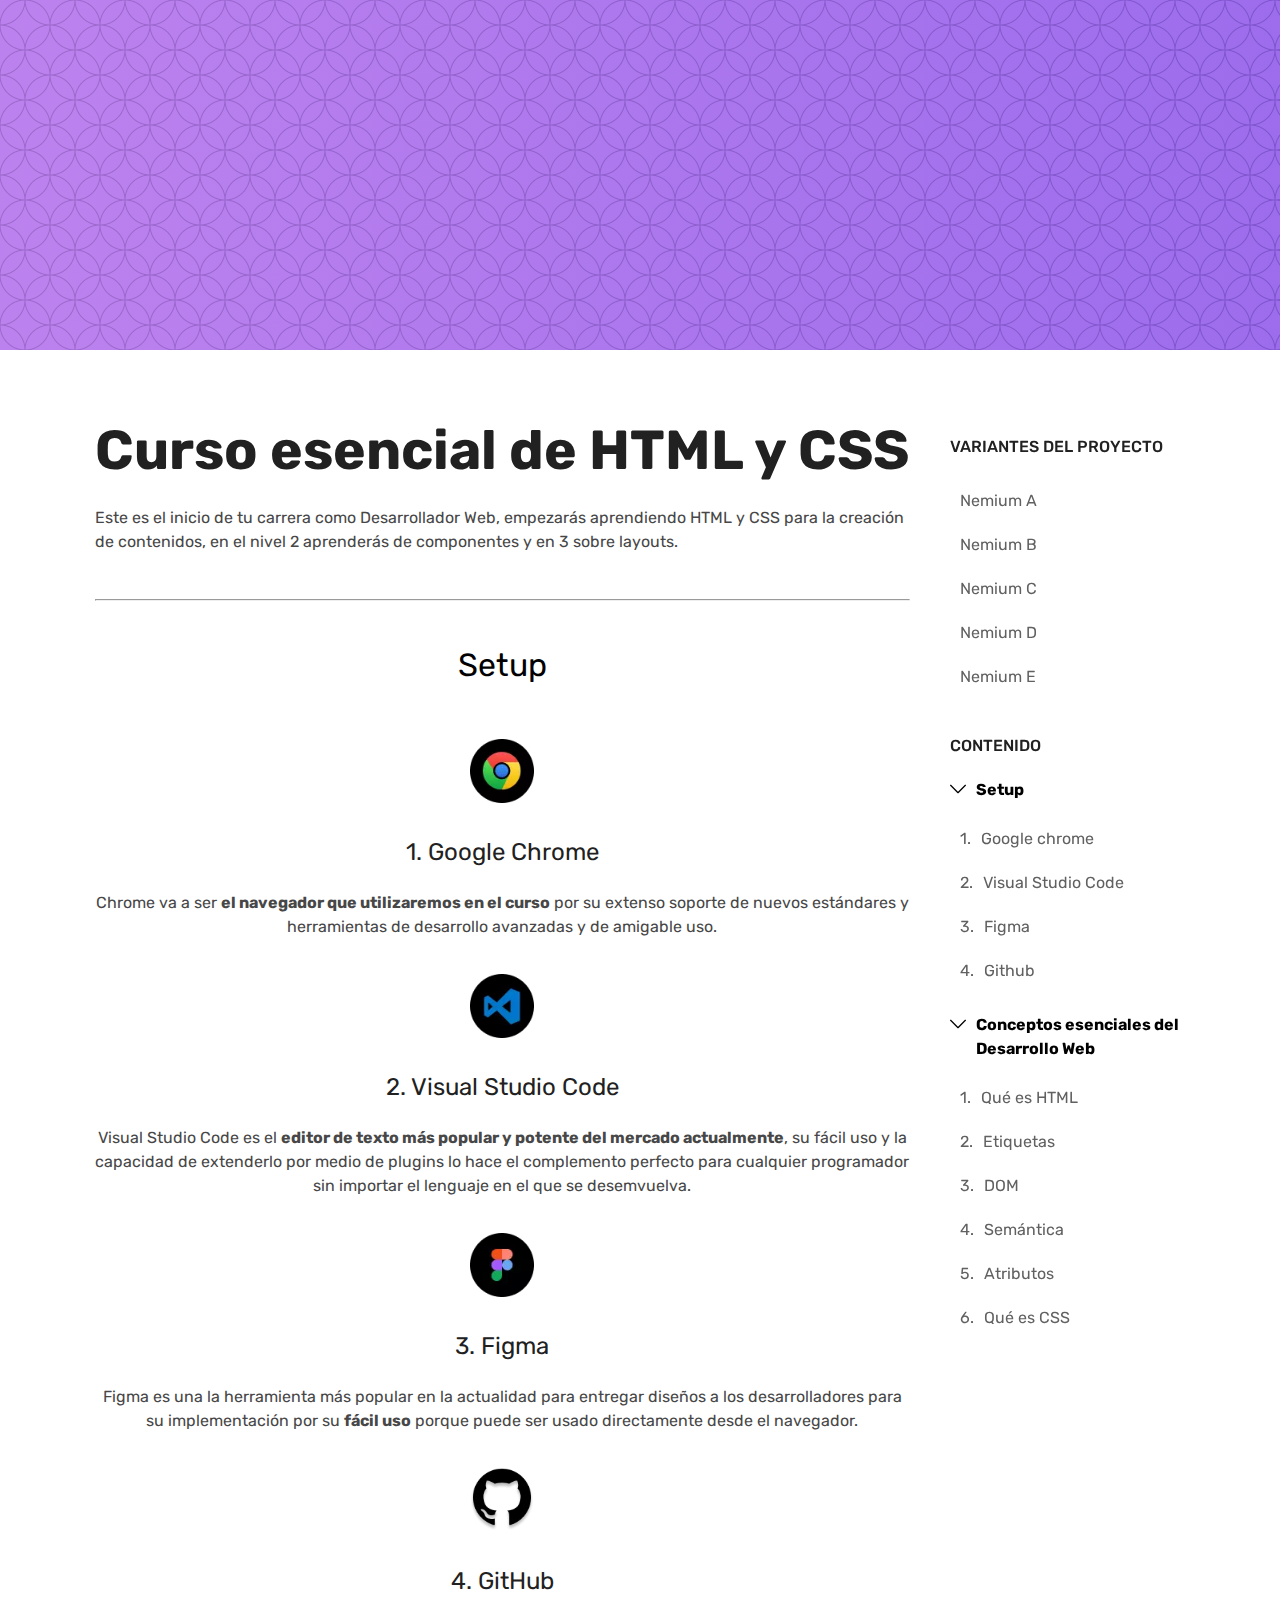
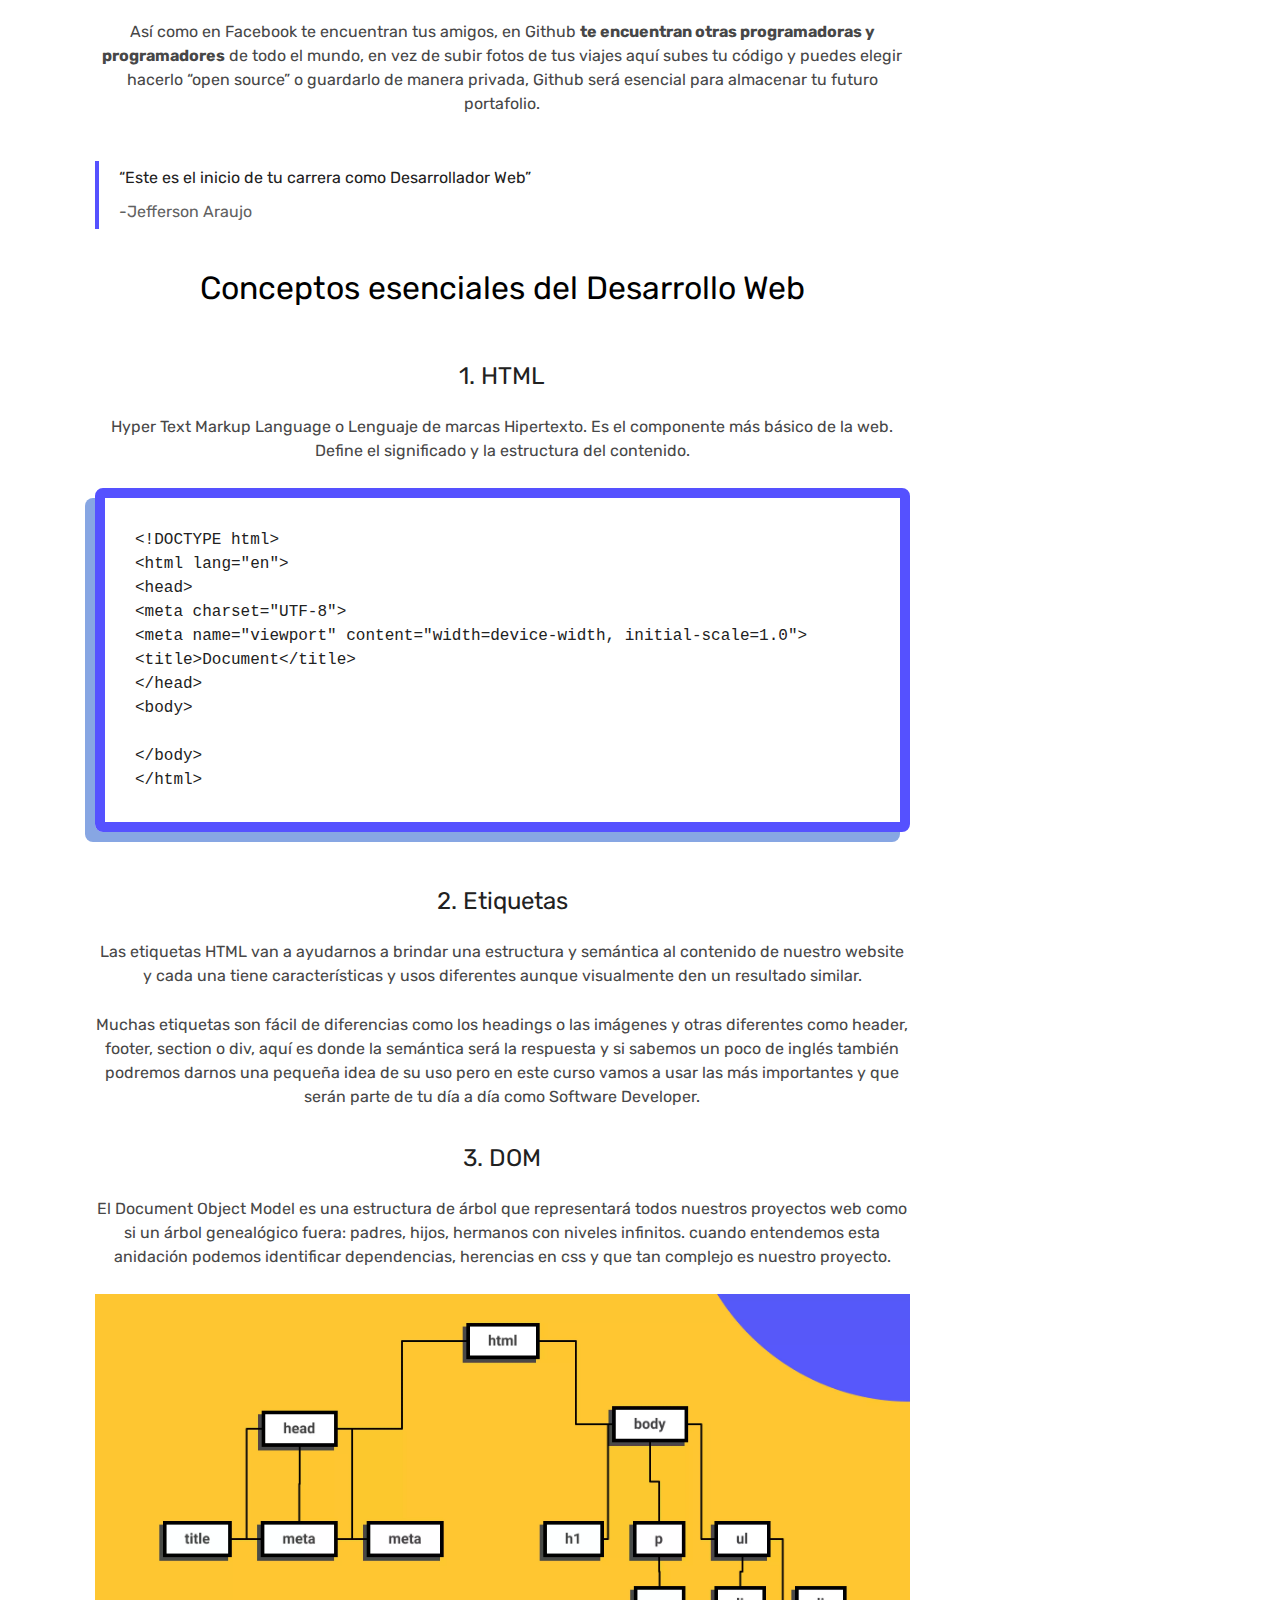
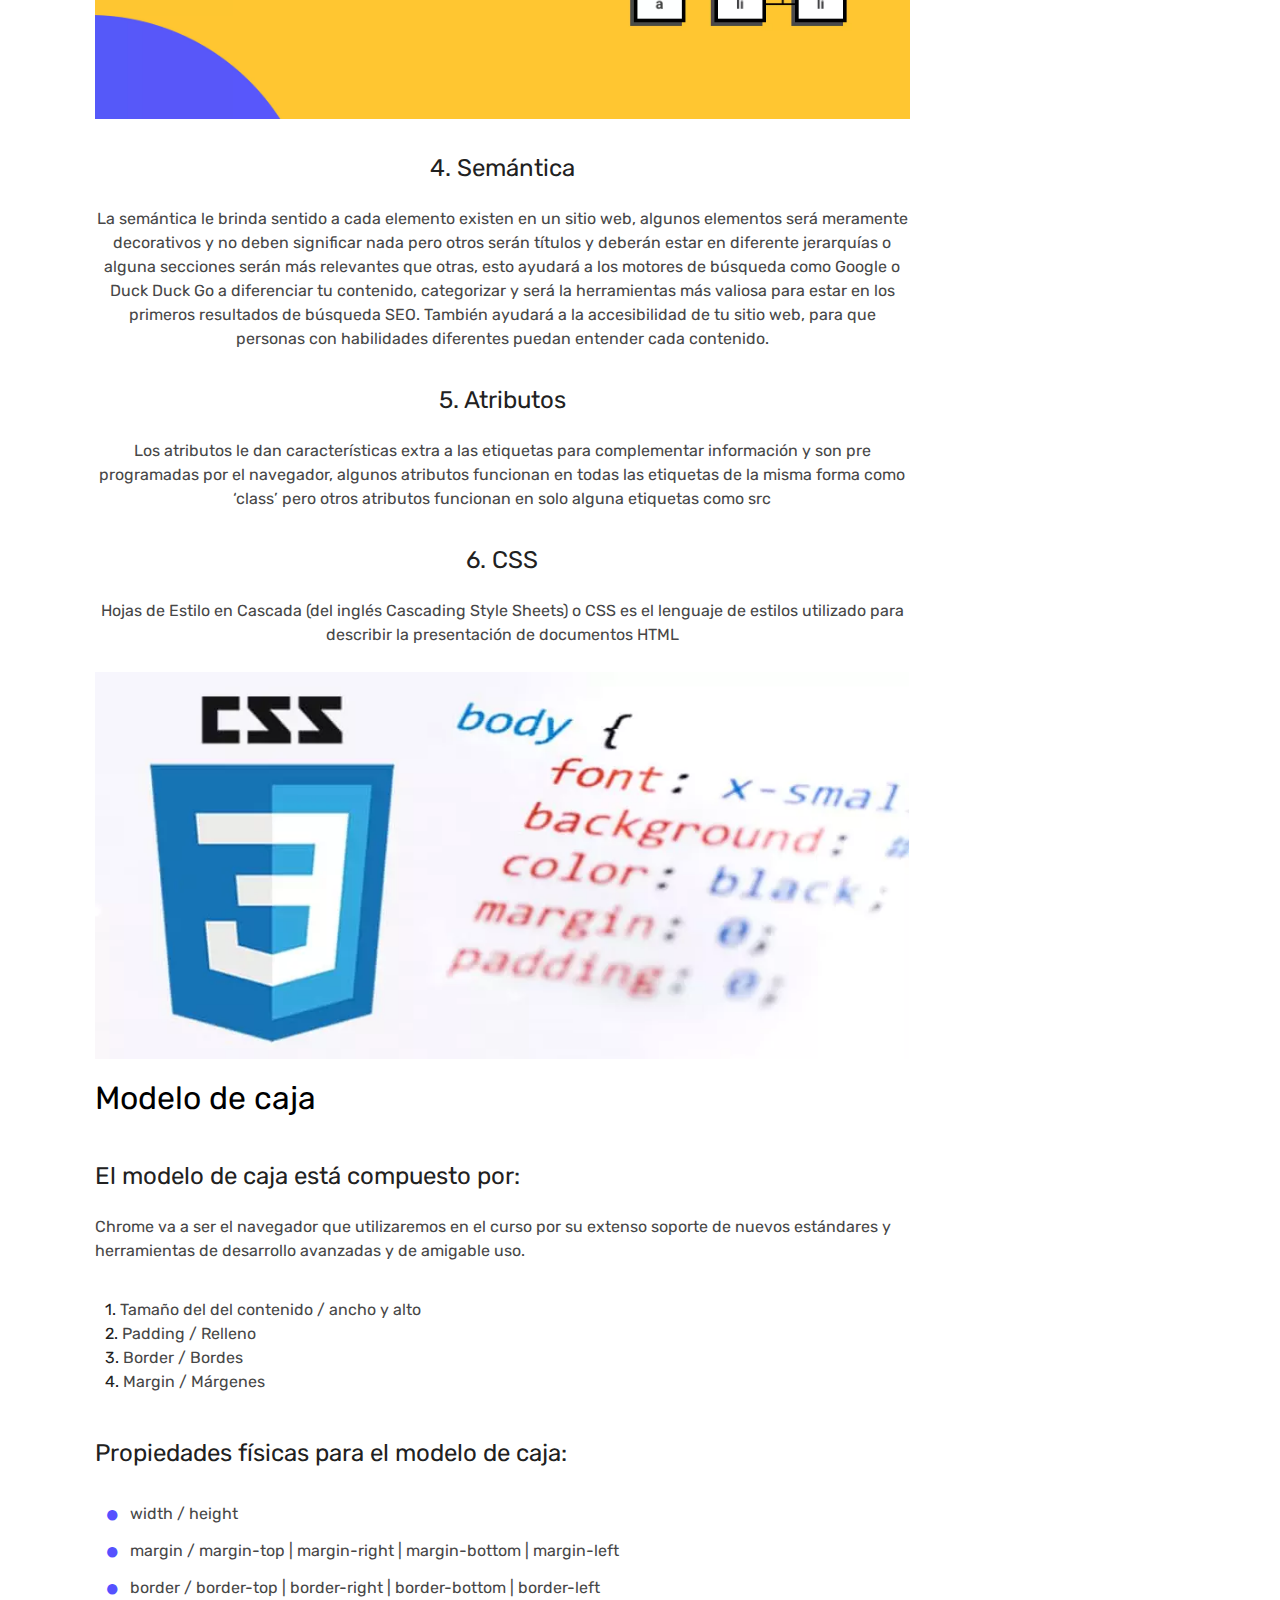
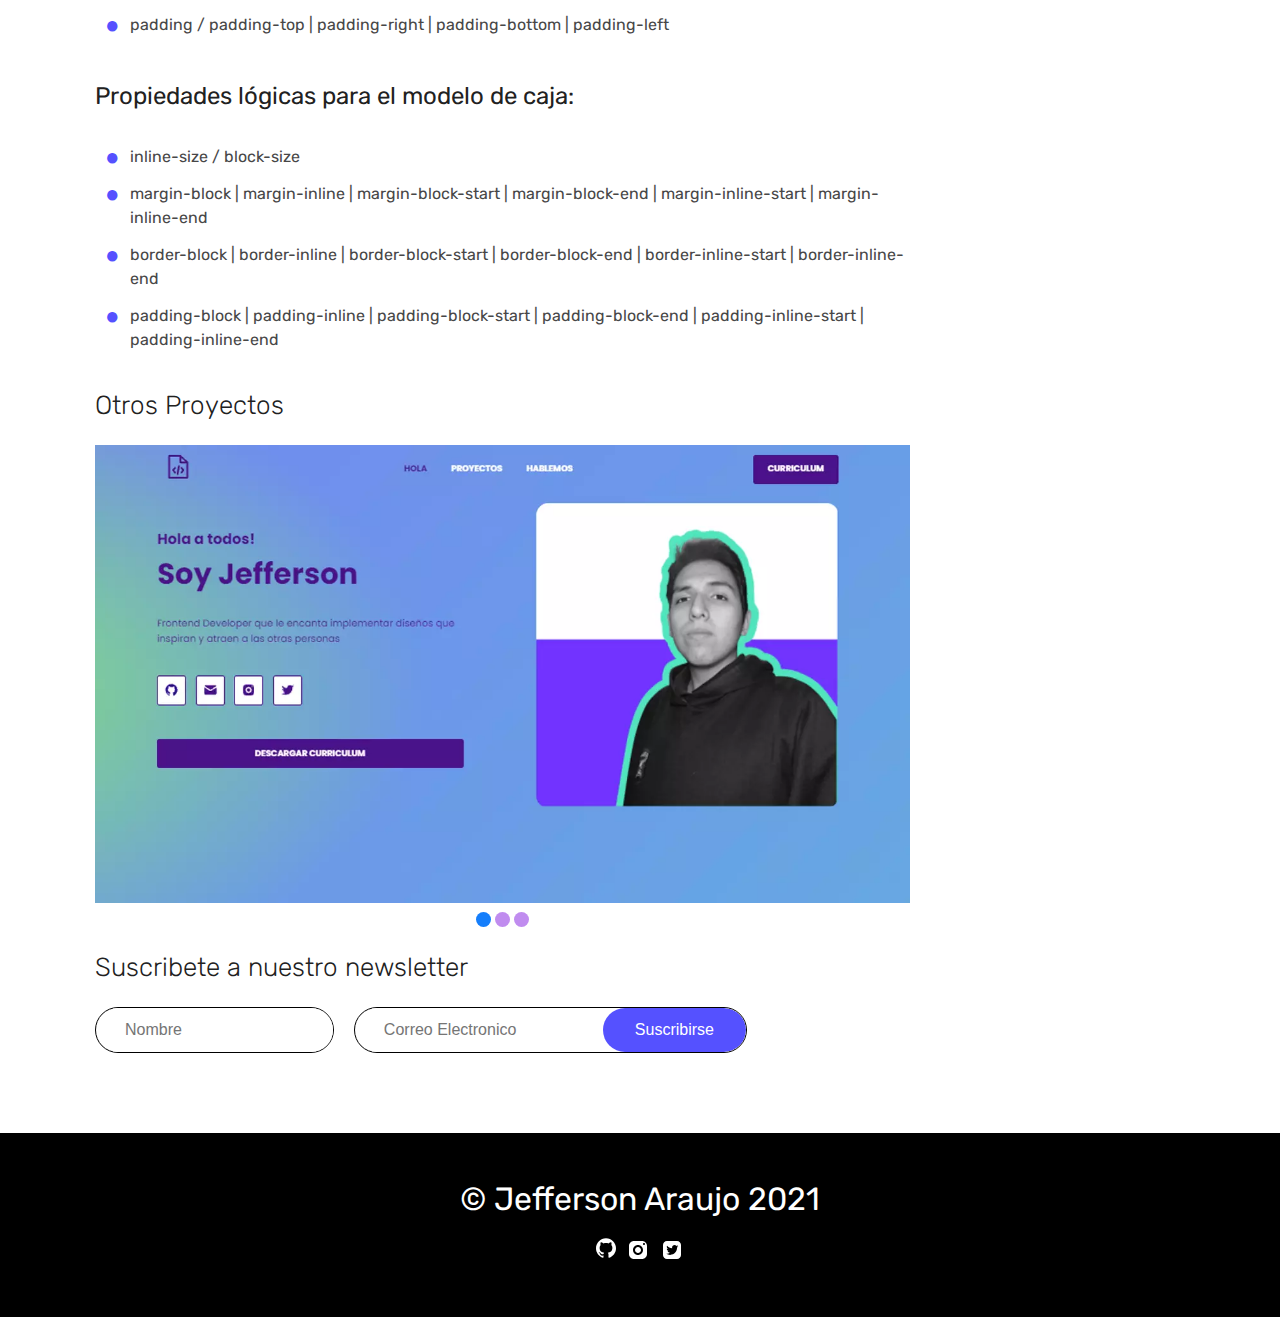
<file: src/nemium_D.html>
<!DOCTYPE html>
<html lang="en">

<head>
    <meta charset="UTF-8" />
    <meta http-equiv="X-UA-Compatible" content="IE=edge" />
    <meta name="viewport" content="width=device-width, initial-scale=1.0" />
    <link rel="icon" href="../img/nemium-icon-D.png" type="image/png">
    <!-- fuentes -->
    <link rel="preconnect" href="https://fonts.googleapis.com">
    <link rel="preconnect" href="https://fonts.gstatic.com" crossorigin>
    <link href="https://fonts.googleapis.com/css2?family=Rubik:wght@300;400;500;600;700&display=swap" rel="stylesheet">
    <!-- Primary Meta Tags -->
    <title>Nemium</title>
    <meta name="title" content="Nemium">
    <meta name="description"
    content='Este un blog introductorio para todos los interesados en conocer acerca de este mundo llamado "Frontend"'>
    <!-- Open Graph / Facebook -->
    <meta property="og:type" content="website">
    <meta property="og:url" content="https://jeffveloper.github.io/Nemium">
    <meta property="og:title" content="Nemium">
    <meta property="og:description"
    content='Este un blog introductorio para todos los interesados en conocer acerca de este mundo llamado "Frontend"'>
    <meta property="og:image" content="https://jeffveloper.github.io/Nemium/img/thumbnail.png">

    <!-- Twitter -->
    <meta property="twitter:card" content="summary_large_image">
    <meta property="twitter:url" content="https://jeffveloper.github.io/Nemium">
    <meta property="twitter:title" content="Nemium">
    <meta property="twitter:description"
    content='Este un blog introductorio para todos los interesados en conocer acerca de este mundo llamado "Frontend"'>
    <meta property="twitter:image" content="https://jeffveloper.github.io/Nemium/img/thumbnail.png">
    <!-- css -->
    <link rel="stylesheet" href="../css/v4/fuentes.css" />
    <link rel="stylesheet" href="../css/v4/index.css" />
    <link rel="stylesheet" href="../css/v4/main.css" />
    <link rel="stylesheet" href="../css/v4/main-wrapper.css" />
    <link rel="stylesheet" href="../css/v4/hero.css" />
    <link rel="stylesheet" href="../css/v4/header.css" />
    <link rel="stylesheet" href="../css/v4/main-content.css" />
    <link rel="stylesheet" href="../css/v4/list.css" />
    <link rel="stylesheet" href="../css/v4/form.css" />
    <link rel="stylesheet" href="../css/v4/slider.css" />
    <link rel="stylesheet" href="../css/v4/footer.css" />
</head>

<body>
    <div class="hero"></div>

    <div class="wrapper">

        <header class="header">
            <div class="header-wrapper">
                <nav class="variantes">
                    <h2 class="h2-t2">variantes del proyecto</h2>
                    <ul class='lista-variantes'>
                        <li>
                            <a class="a-variante" href="../index.html">Nemium A</a>
                        </li>
                        <li>
                            <a class="a-variante" href="./nemium_B.html">Nemium B</a>
                        </li>
                        <li>
                            <a class="a-variante" href="./nemium_C.html">Nemium C</a>
                        </li>
                        <li>
                            <a class="a-variante" href="./nemium_D.html">Nemium D</a>
                        </li>
                        <li>
                            <a class="a-variante" href="./nemium_E.html">Nemium E</a>
                        </li>
                    </ul>
                </nav>
                <nav class="contenido">
                    <h2 class="h2-t2">contenido</h2>
                    <div class="border-left">
                        <details open>
                            <summary>Setup</summary>
                            <ol class="lista-cont">
                                <li class='li-t1'>
                                    <a class="a-contenido" href="#google-chrome">Google chrome</a>
                                </li>
                                <li class='li-t1'>
                                    <a class="a-contenido" href="#vsc">Visual Studio Code</a>
                                </li>
                                <li class='li-t1'>
                                    <a class="a-contenido" href="#figma">Figma</a>
                                </li>
                                <li class='li-t1'>
                                    <a class="a-contenido" href="#github">Github</a>
                                </li>
                            </ol>
                        </details>
                        <details open>
                            <summary>Conceptos esenciales del Desarrollo Web</summary>
                            <ol class="lista-cont">
                                <li class='li-t1'>
                                    <a class="a-contenido" href="#html">Qué es HTML</a>
                                </li>
                                <li class='li-t1'>
                                    <a class="a-contenido" href="#etiquetas">Etiquetas</a>
                                </li>
                                <li class='li-t1'>
                                    <a class="a-contenido" href="#dom">DOM</a>
                                </li>
                                <li class='li-t1'>
                                    <a class="a-contenido" href="#semantica">Semántica</a>
                                </li>
                                <li class='li-t1'>
                                    <a class="a-contenido" href="#atributos">Atributos</a>
                                </li>
                                <li class='li-t1'>
                                    <a class="a-contenido" href="#css">Qué es CSS</a>
                                </li>
                            </ol>
                        </details>
                    </div>
                    
                </nav>
            </div>
        </header>

        <main class="main">
            <div class="main-wrapper">
                <div class="main-content">
                    <h1>Curso esencial de HTML y CSS</h1>
                    <p>
                        Este es el inicio de tu carrera como Desarrollador Web, empezarás
                        aprendiendo HTML y CSS para la creación de contenidos, en el nivel 2
                        aprenderás de componentes y en 3 sobre layouts.
                    </p>

                    <hr>
                    <section class="section-content t-centrado">

                        <h2 class="h2-t1">Setup</h2>

                        <img class="s1-img" src="../img/google-chrome-n.webp" width="64px" alt="Logo de google chrome" />
                        <h3 class="h3-t1" id="google-chrome">Google Chrome</h3>
                        <p>
                            Chrome va a ser <span class='span-bold'>el navegador que utilizaremos en el curso</span> por su
                            extenso soporte de nuevos estándares y herramientas de desarrollo
                            avanzadas y de amigable uso.
                        </p>

                        <img class="s1-img" src="../img/visual-studio-code-n.webp" width="64px" alt="Logo de visual studio" />
                        <h3 class="h3-t1" id="vsc">Visual Studio Code</h3>
                        <p>
                            Visual Studio Code es el <span class='span-bold'>editor de texto más popular y potente del
                                mercado actualmente</span>, su fácil uso y la capacidad de extenderlo por
                            medio de plugins lo hace el complemento perfecto para cualquier
                            programador sin importar el lenguaje en el que se desemvuelva.
                        </p>

                        <img class="s1-img" src="../img/figma-n.webp" width="64px" alt="Logo de figma" />
                        <h3 class="h3-t1" id="figma">Figma</h3>
                        <p>
                            Figma es una la herramienta más popular en la actualidad para
                            entregar diseños a los desarrolladores para su implementación por
                            su <span class='span-bold'>fácil uso</span> porque puede ser usado directamente desde el
                            navegador.
                        </p>

                        <img class="s1-img" src="../img/gitHub-n.webp" width="64px" alt="Logo de gitHub" />
                        <h3 class="h3-t1" id="github">GitHub</h3>
                        <p>
                            Así como en Facebook te encuentran tus amigos, en Github <span class='span-bold'>te
                                encuentran otras programadoras y programadores</span> de todo el mundo,
                            en vez de subir fotos de tus viajes aquí subes tu código y puedes
                            elegir hacerlo “open source” o guardarlo de manera privada, Github
                            será esencial para almacenar tu futuro portafolio.
                        </p>
                        <blockquote>
                            <p class="quote">“Este es el inicio de tu carrera como Desarrollador Web”    
                            </p>
                            <span class="quote">-Jefferson Araujo</span>
                        </blockquote>

                    </section>

                    <section class="section-content t-centrado">
                        <h2 class="h2-t1">Conceptos esenciales del Desarrollo Web</h2>

                        <h3 class="h3-t1" id="html">HTML</h3>
                        <p>
                            Hyper Text Markup Language o Lenguaje de marcas Hipertexto. Es el
                            componente más básico de la web. Define el significado y la
                            estructura del contenido.
                        </p>
                        <pre>
&lt;!DOCTYPE html&gt;
&lt;html lang=&quot;en&quot;&gt;
&lt;head&gt;
&lt;meta charset=&quot;UTF-8&quot;&gt;
&lt;meta name=&quot;viewport&quot; content=&quot;width=device-width, initial-scale=1.0&quot;&gt;
&lt;title&gt;Document&lt;/title&gt;
&lt;/head&gt;
&lt;body&gt;

&lt;/body&gt;
&lt;/html&gt;</pre>

                        <h3 class="h3-t1" id="etiquetas">Etiquetas</h3>
                        <p>
                            Las etiquetas HTML van a ayudarnos a brindar una estructura y
                            semántica al contenido de nuestro website y cada una tiene
                            características y usos diferentes aunque visualmente den un
                            resultado similar.
                        </p>
                        <p>
                            Muchas etiquetas son fácil de diferencias como los headings o las
                            imágenes y otras diferentes como header, footer, section o div,
                            aquí es donde la semántica será la respuesta y si sabemos un poco
                            de inglés también podremos darnos una pequeña idea de su uso pero
                            en este curso vamos a usar las más importantes y que serán parte
                            de tu día a día como Software Developer.
                        </p>


                        <h3 class="h3-t1" id="dom">DOM</h3>
                        <p>
                            El Document Object Model es una estructura de árbol que
                            representará todos nuestros proyectos web como si un árbol
                            genealógico fuera: padres, hijos, hermanos con niveles infinitos.
                            cuando entendemos esta anidación podemos identificar dependencias,
                            herencias en css y que tan complejo es nuestro proyecto.
                        </p>
                        <img class="dom-img" src="../img/dom-img.webp" width="900px" alt="imagen de DOM" />


                        <h3 class="h3-t1" id="semantica">Semántica</h3>
                        <p>
                            La semántica le brinda sentido a cada elemento existen en un sitio
                            web, algunos elementos será meramente decorativos y no deben
                            significar nada pero otros serán títulos y deberán estar en
                            diferente jerarquías o alguna secciones serán más relevantes que
                            otras, esto ayudará a los motores de búsqueda como Google o Duck
                            Duck Go a diferenciar tu contenido, categorizar y será la
                            herramientas más valiosa para estar en los primeros resultados de
                            búsqueda SEO. También ayudará a la accesibilidad de tu sitio web,
                            para que personas con habilidades diferentes puedan entender cada
                            contenido.
                        </p>


                        <h3 class="h3-t1" id="atributos">Atributos</h3>
                        <p>
                            Los atributos le dan características extra a las etiquetas para
                            complementar información y son pre programadas por el navegador,
                            algunos atributos funcionan en todas las etiquetas de la misma
                            forma como ‘class’ pero otros atributos funcionan en solo alguna
                            etiquetas como src
                        </p>


                        <h3 class="h3-t1" id="css">CSS</h3>
                        <p>
                            Hojas de Estilo en Cascada (del inglés Cascading Style Sheets) o
                            CSS es el lenguaje de estilos utilizado para describir la
                            presentación de documentos HTML
                        </p>
                        <img class="dom-img" src="../img/css-img.webp" width="900px" alt="imagen de css" />

                    </section>

                    <section class="section-content">
                        <h2 class="h2-t1">Modelo de caja</h2>

                        <h3 class="h3-t2">El modelo de caja está compuesto por:</h3>
                        <p>
                            Chrome va a ser el navegador que utilizaremos en el curso por su
                            extenso soporte de nuevos estándares y herramientas de desarrollo
                            avanzadas y de amigable uso.
                        </p>
                        <ol class="mc-lista1">
                            <li>Tamaño del del contenido / ancho y alto</li>
                            <li>Padding / Relleno</li>
                            <li>Border / Bordes</li>
                            <li>Margin / Márgenes</li>
                        </ol>


                        <h3 class="h3-t2">Propiedades físicas para el modelo de caja:</h3>
                        <ul class="mc-lista2">
                            <li>width / height</li>
                            <li>
                                margin / margin-top | margin-right | margin-bottom | margin-left
                            </li>
                            <li>
                                border / border-top | border-right | border-bottom | border-left
                            </li>
                            <li>
                                padding / padding-top | padding-right | padding-bottom |
                                padding-left
                            </li>
                        </ul>


                        <h3 class="h3-t2">Propiedades lógicas para el modelo de caja:</h3>
                        <ul class="mc-lista2">
                            <li>inline-size / block-size</li>
                            <li>
                                margin-block | margin-inline | margin-block-start |
                                margin-block-end | margin-inline-start | margin-inline-end
                            </li>
                            <li>
                                border-block | border-inline | border-block-start |
                                border-block-end | border-inline-start | border-inline-end
                            </li>
                            <li>
                                padding-block | padding-inline | padding-block-start |
                                padding-block-end | padding-inline-start | padding-inline-end
                            </li>
                        </ul>

                    </section>
                    <div class="section-content">
                        <h2 class="h2-t3">Otros Proyectos</h2>
                        <!-- inicio del slider -->
                        <div class="slider">
                            <div class="slider-content">
                                <div class="slider-slide" id="video1">
                                    <a target="blank" class="slider-a"
                                        href="https://jeffveloper.github.io/Portafolio-Jefferson/">
                                        <img class="slider-img" src="../img/proy1.webp" alt="portafolio jefferson">
                                    </a>
                                </div>
                                <div class="slider-slide" id="video2">
                                    <a target="blank" class="slider-a"
                                        href="https://jeffveloper.github.io/Tienda-Frontend/">
                                        <img class="slider-img" src="../img/proy2.webp" alt="Tienda frontend">
                                    </a>
                                </div>
                                <div class="slider-slide" id="video3">
                                    <a target="blank" class="slider-a"
                                        href="https://jeffveloper.github.io/Blog-de-cafe/">
                                        <img class="slider-img" src="../img/proy3.webp" alt="blog de cafe">
                                    </a>
                                </div>
                            </div>

                            <div class="slider-bullet-list">
                                <a href="#video1" class="slider-bullet bullet-on"></a>
                                <a href="#video2" class="slider-bullet"></a>
                                <a href="#video3" class="slider-bullet"></a>
                            </div>
                        </div>
                    </div>
                    <!-- fin de slider -->
                    <p class="texto-correo">
                        Si tienes alguna pregunta escríbeme a
                        <a target="blank" class="correo"
                            href="mailto:me@leonidasesteban.com">jeffersonaraujo491@gmail.com</a>
                    </p>
                    <div class="section-content">
                        <h2 class="h2-t3">Suscribete a nuestro newsletter</h2>
                        <form action="#" class="form">
                            <div class="input-cont">
                                <input type="text" required placeholder="Nombre">
                            </div>
                            <div class="input-cont">
                                <input type="email" required placeholder="Correo Electronico">
                                <input class="i-sus" type="submit" value="Suscribirse">
                            </div>
                        </form>
                    </div>
                </div>
            </div>
        </main>



    </div>
    <footer>
        <div class="footer-wrapper">
            <h2 class="h2-t4">
                © Jefferson Araujo 2021
            </h2>
            <div class="footer-enlaces">
                <a target="blank" class='footer-a a-color' href="https://github.com/Jeffveloper" alt="slider bullet">
                    <img class='footer-img foot-i1' width="20px" src="../img/github.svg" alt="logo de github">
                </a>
                <a target="blank" class='footer-a' href="https://www.instagram.com/jeffveloper/" alt="slider bullet">
                    <img class='footer-img' width="24px" src="../img/instagram.svg" alt="logo de instragram">
                </a>
                <a target="blank" class='footer-a' href="https://twitter.com/Jeffveloper" alt="slider bullet">
                    <img class='footer-img' width="24px" src="../img/twitter.svg" alt="logo de twitter">
                </a>
            </div>
        </div>
    </footer>
    <script src="../js/index.js"></script>
</body>

</html>
</file>
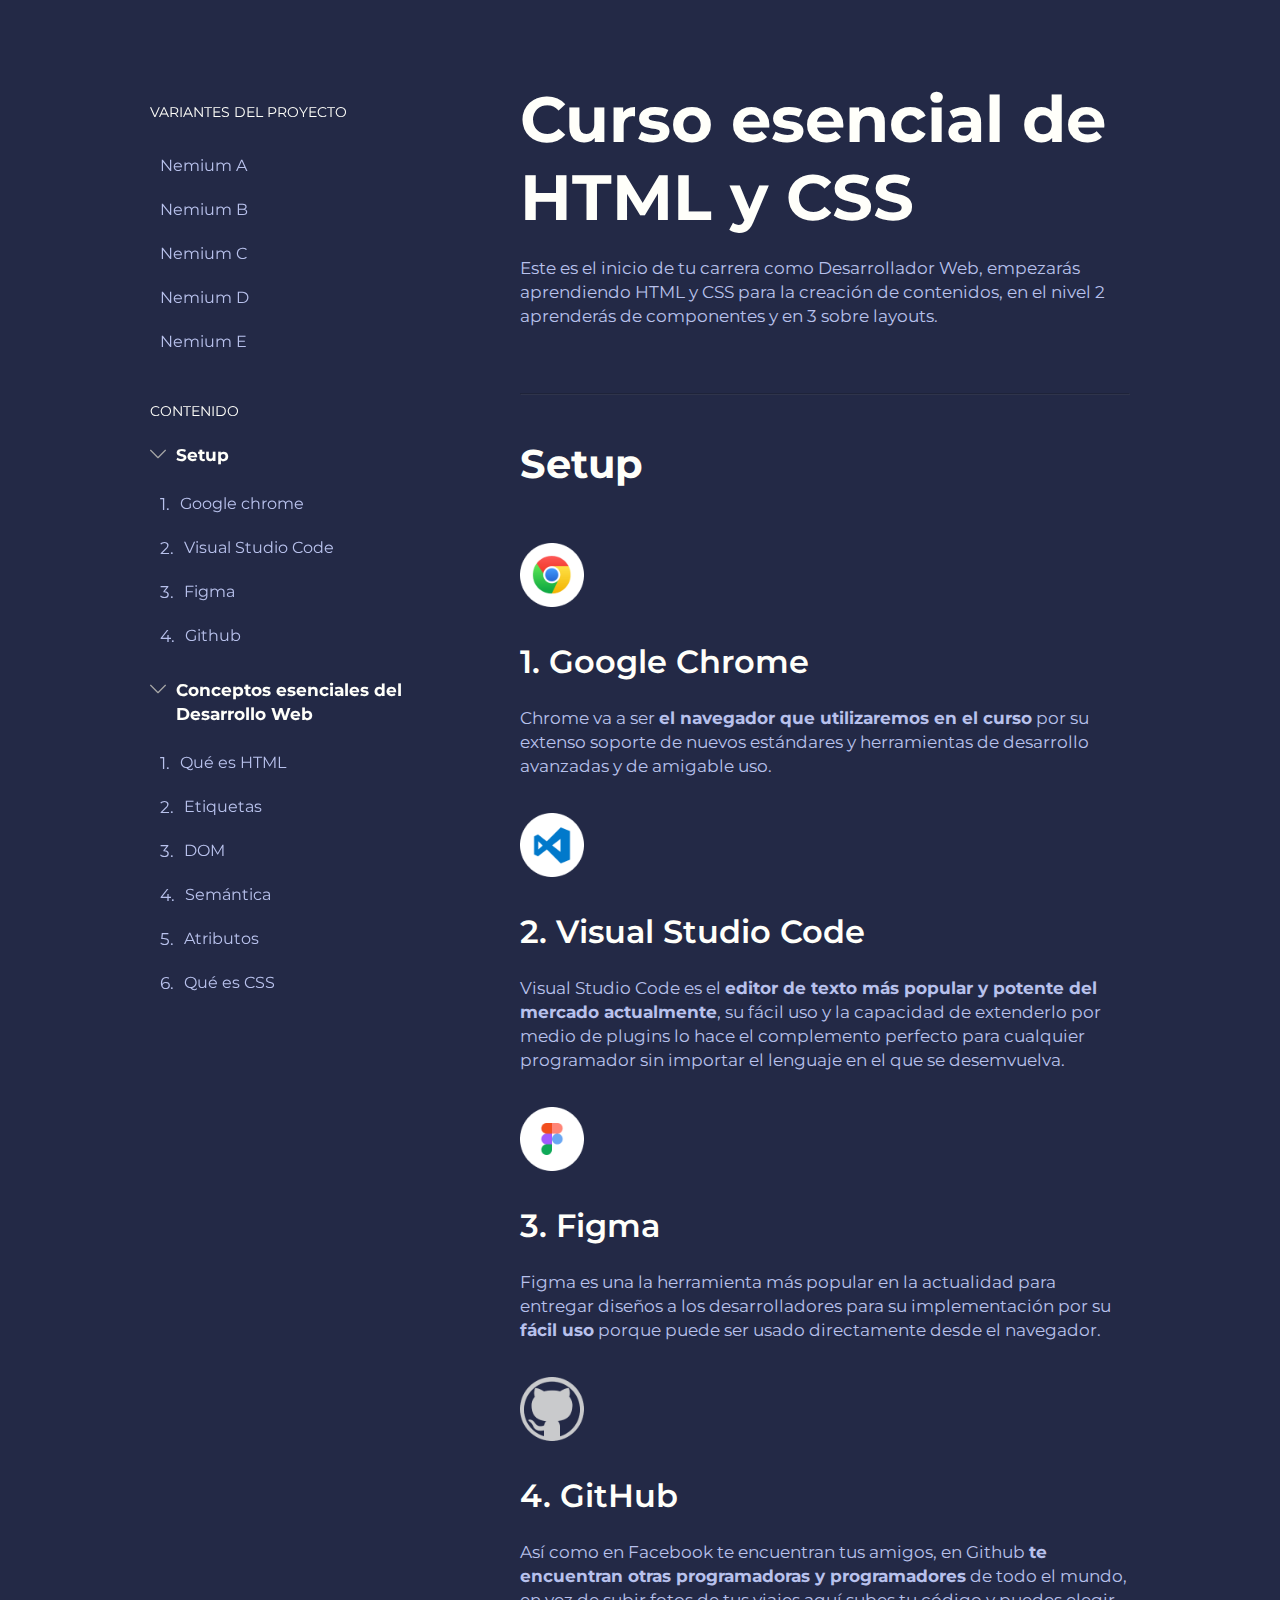
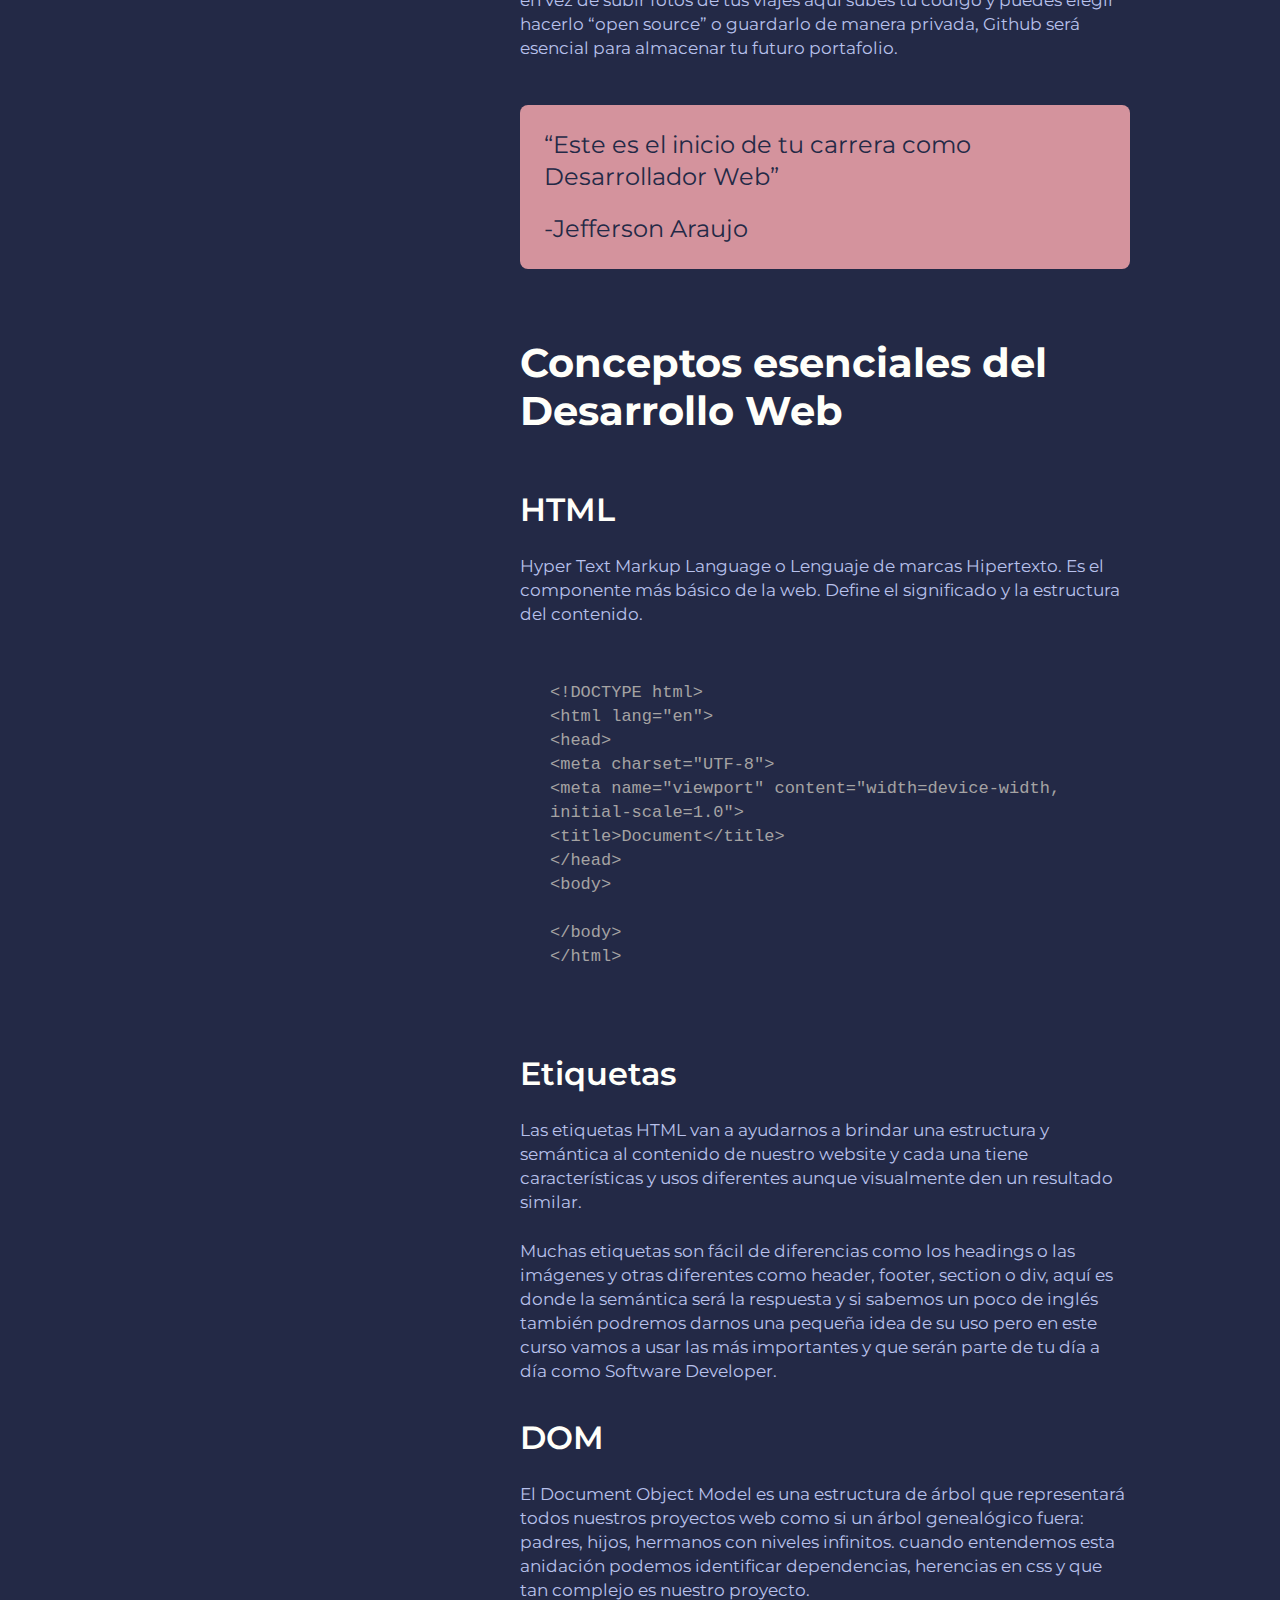
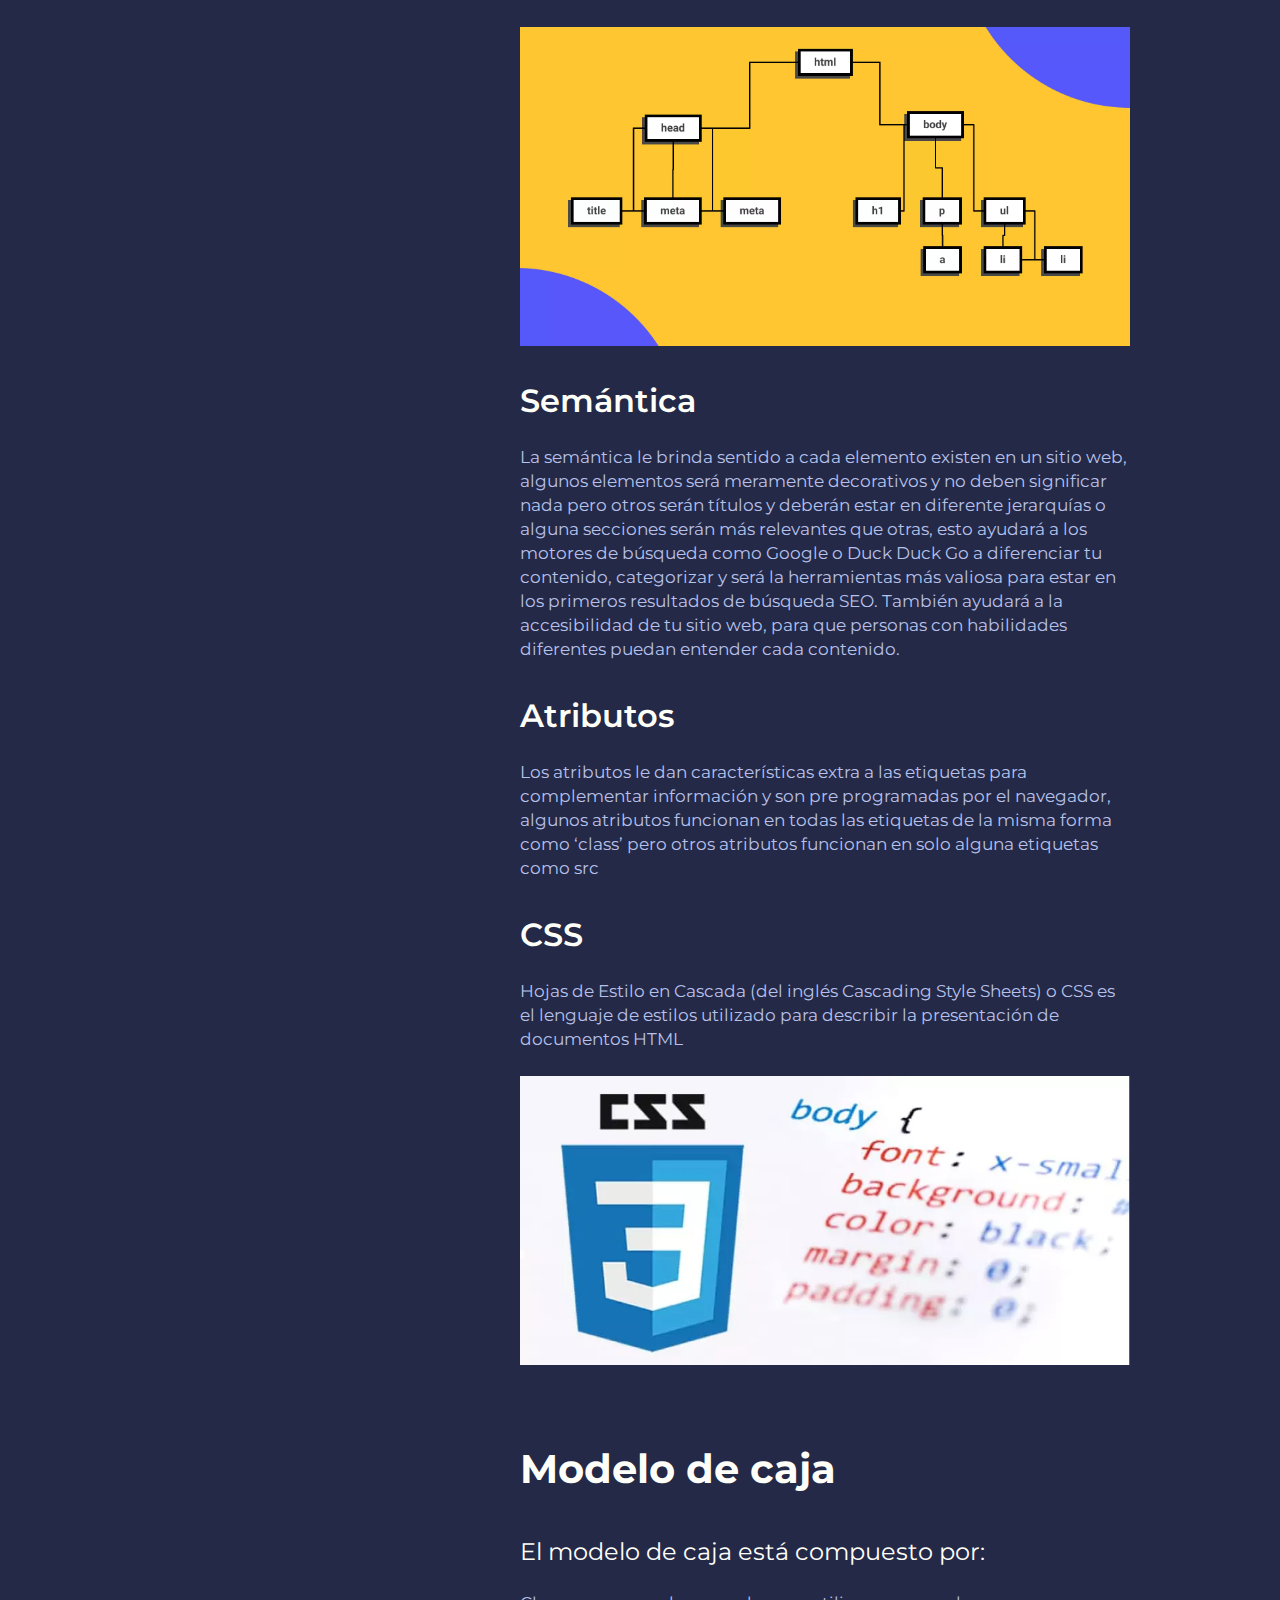
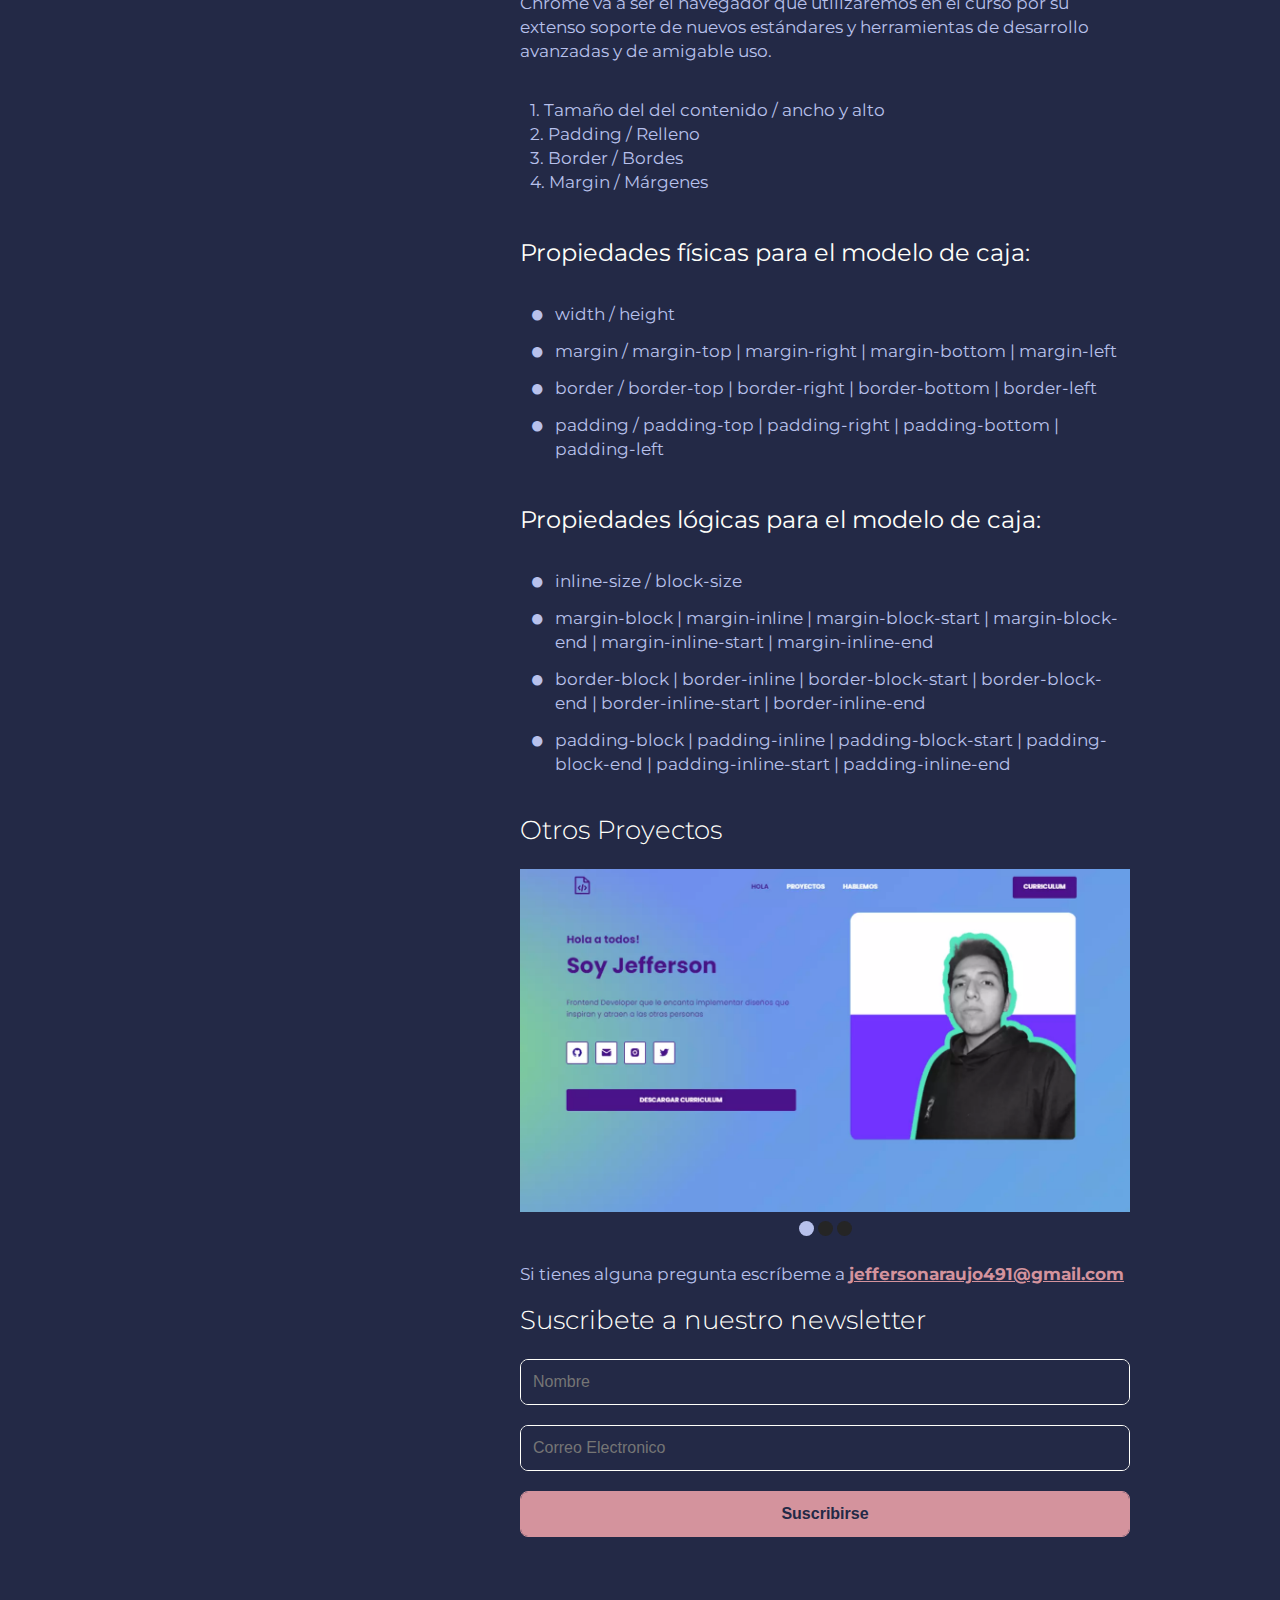
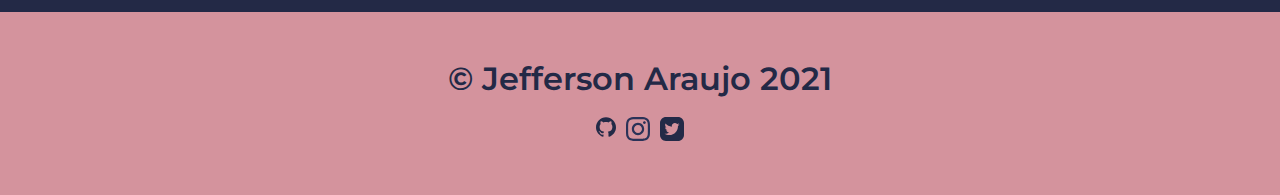
<file: src/nemium_E.html>
<!DOCTYPE html>
<html lang="en">

<head>
    <meta charset="UTF-8" />
    <meta http-equiv="X-UA-Compatible" content="IE=edge" />
    <meta name="viewport" content="width=device-width, initial-scale=1.0" />
    <link rel="icon" href="../img/nemium-icon-E.png" type="image/png">
    <!-- fuentes -->
    <link rel="preconnect" href="https://fonts.googleapis.com">
    <link rel="preconnect" href="https://fonts.gstatic.com" crossorigin>
    <link href="https://fonts.googleapis.com/css2?family=Montserrat:wght@300;400;500;600;700&display=swap"
        rel="stylesheet">
    <!-- Primary Meta Tags -->
    <title>Nemium</title>
    <meta name="title" content="Nemium">
    <meta name="description"
    content='Este un blog introductorio para todos los interesados en conocer acerca de este mundo llamado "Frontend"'>
    <!-- Open Graph / Facebook -->
    <meta property="og:type" content="website">
    <meta property="og:url" content="https://jeffveloper.github.io/Nemium">
    <meta property="og:title" content="Nemium">
    <meta property="og:description"
    content='Este un blog introductorio para todos los interesados en conocer acerca de este mundo llamado "Frontend"'>
    <meta property="og:image" content="https://jeffveloper.github.io/Nemium/img/thumbnail.png">

    <!-- Twitter -->
    <meta property="twitter:card" content="summary_large_image">
    <meta property="twitter:url" content="https://jeffveloper.github.io/Nemium">
    <meta property="twitter:title" content="Nemium">
    <meta property="twitter:description"
    content='Este un blog introductorio para todos los interesados en conocer acerca de este mundo llamado "Frontend"'>
    <meta property="twitter:image" content="https://jeffveloper.github.io/Nemium/img/thumbnail.png">
    <!-- css -->
    <link rel="stylesheet" href="../css/v5/fuentes.css" />
    <link rel="stylesheet" href="../css/v5/index.css" />
    <link rel="stylesheet" href="../css/v5/main.css" />
    <link rel="stylesheet" href="../css/v5/main-wrapper.css" />
    <link rel="stylesheet" href="../css/v5/hero.css" />
    <link rel="stylesheet" href="../css/v5/header.css" />
    <link rel="stylesheet" href="../css/v5/main-content.css" />
    <link rel="stylesheet" href="../css/v5/list.css" />
    <link rel="stylesheet" href="../css/v5/form.css" />
    <link rel="stylesheet" href="../css/v5/slider.css" />
    <link rel="stylesheet" href="../css/v5/footer.css" />
</head>

<body>
    <div class="hero"></div>

    <div class="wrapper">

        <header class="header">
            <div class="header-wrapper">
                <nav class="variantes">
                    <h2 class="h2-t2">variantes del proyecto</h2>
                    <ul class='lista-variantes'>
                        <li>
                            <a class="a-variante" href="../index.html">Nemium A</a>
                        </li>
                        <li>
                            <a class="a-variante" href="./nemium_B.html">Nemium B</a>
                        </li>
                        <li>
                            <a class="a-variante" href="./nemium_C.html">Nemium C</a>
                        </li>
                        <li>
                            <a class="a-variante" href="./nemium_D.html">Nemium D</a>
                        </li>
                        <li>
                            <a class="a-variante" href="./nemium_E.html">Nemium E</a>
                        </li>
                    </ul>
                </nav>
                <nav class="contenido">
                    <h2 class="h2-t2">contenido</h2>
                    <div class="border-left">
                        <details open>
                            <summary>Setup</summary>
                            <ol class="lista-cont">
                                <li class='li-t1'>
                                    <a class="a-contenido" href="#google-chrome">Google chrome</a>
                                </li>
                                <li class='li-t1'>
                                    <a class="a-contenido" href="#vsc">Visual Studio Code</a>
                                </li>
                                <li class='li-t1'>
                                    <a class="a-contenido" href="#figma">Figma</a>
                                </li>
                                <li class='li-t1'>
                                    <a class="a-contenido" href="#github">Github</a>
                                </li>
                            </ol>
                        </details>
                        <details open>
                            <summary>Conceptos esenciales del Desarrollo Web</summary>
                            <ol class="lista-cont">
                                <li class='li-t1'>
                                    <a class="a-contenido" href="#html">Qué es HTML</a>
                                </li>
                                <li class='li-t1'>
                                    <a class="a-contenido" href="#etiquetas">Etiquetas</a>
                                </li>
                                <li class='li-t1'>
                                    <a class="a-contenido" href="#dom">DOM</a>
                                </li>
                                <li class='li-t1'>
                                    <a class="a-contenido" href="#semantica">Semántica</a>
                                </li>
                                <li class='li-t1'>
                                    <a class="a-contenido" href="#atributos">Atributos</a>
                                </li>
                                <li class='li-t1'>
                                    <a class="a-contenido" href="#css">Qué es CSS</a>
                                </li>
                            </ol>
                        </details>
                    </div>

                </nav>
            </div>
        </header>

        <main class="main">
            <div class="main-wrapper">
                <div class="main-content">
                    <hr class="hr-t1">
                    <h1>Curso esencial de HTML y CSS</h1>
                    <p style="margin-bottom: 2rem;">
                        Este es el inicio de tu carrera como Desarrollador Web, empezarás
                        aprendiendo HTML y CSS para la creación de contenidos, en el nivel 2
                        aprenderás de componentes y en 3 sobre layouts.
                    </p>

                    <hr class="hr-t2">
                    <section class="section-content">

                        <h2 class="h2-t1">Setup</h2>

                        <img class="s1-img" src="../img/google-chrome-b.png" width="64px" alt="Logo de google chrome" />
                        <h3 class="h3-t1" id="google-chrome">Google Chrome</h3>
                        <p>
                            Chrome va a ser <span class='span-bold'>el navegador que utilizaremos en el curso</span> por
                            su
                            extenso soporte de nuevos estándares y herramientas de desarrollo
                            avanzadas y de amigable uso.
                        </p>

                        <img class="s1-img" src="../img/visual-studio-code-b.png" width="64px"
                            alt="Logo de visual studio" />
                        <h3 class="h3-t1" id="vsc">Visual Studio Code</h3>
                        <p>
                            Visual Studio Code es el <span class='span-bold'>editor de texto más popular y potente del
                                mercado actualmente</span>, su fácil uso y la capacidad de extenderlo por
                            medio de plugins lo hace el complemento perfecto para cualquier
                            programador sin importar el lenguaje en el que se desemvuelva.
                        </p>

                        <img class="s1-img" src="../img/figma-b.png" width="64px" alt="Logo de figma" />
                        <h3 class="h3-t1" id="figma">Figma</h3>
                        <p>
                            Figma es una la herramienta más popular en la actualidad para
                            entregar diseños a los desarrolladores para su implementación por
                            su <span class='span-bold'>fácil uso</span> porque puede ser usado directamente desde el
                            navegador.
                        </p>

                        <img class="s1-img" src="../img/gitHub-b.png" width="64px" alt="Logo de gitHub" />
                        <h3 class="h3-t1" id="github">GitHub</h3>
                        <p>
                            Así como en Facebook te encuentran tus amigos, en Github <span class='span-bold'>te
                                encuentran otras programadoras y programadores</span> de todo el mundo,
                            en vez de subir fotos de tus viajes aquí subes tu código y puedes
                            elegir hacerlo “open source” o guardarlo de manera privada, Github
                            será esencial para almacenar tu futuro portafolio.
                        </p>
                        <blockquote>
                            <p class="quote">“Este es el inicio de tu carrera como Desarrollador Web”
                            </p>
                            <span class="quote">-Jefferson Araujo</span>
                        </blockquote>

                    </section>

                    <section class="section-content">
                        <h2 class="h2-t1">Conceptos esenciales del Desarrollo Web</h2>

                        <h3 class="h3-t1 no-before" id="html">HTML</h3>
                        <p>
                            Hyper Text Markup Language o Lenguaje de marcas Hipertexto. Es el
                            componente más básico de la web. Define el significado y la
                            estructura del contenido.
                        </p>
                        <pre>
&lt;!DOCTYPE html&gt;
&lt;html lang=&quot;en&quot;&gt;
&lt;head&gt;
&lt;meta charset=&quot;UTF-8&quot;&gt;
&lt;meta name=&quot;viewport&quot; content=&quot;width=device-width, initial-scale=1.0&quot;&gt;
&lt;title&gt;Document&lt;/title&gt;
&lt;/head&gt;
&lt;body&gt;

&lt;/body&gt;
&lt;/html&gt;</pre>

                        <h3 class="h3-t1 no-before" id="etiquetas">Etiquetas</h3>
                        <p>
                            Las etiquetas HTML van a ayudarnos a brindar una estructura y
                            semántica al contenido de nuestro website y cada una tiene
                            características y usos diferentes aunque visualmente den un
                            resultado similar.
                        </p>
                        <p>
                            Muchas etiquetas son fácil de diferencias como los headings o las
                            imágenes y otras diferentes como header, footer, section o div,
                            aquí es donde la semántica será la respuesta y si sabemos un poco
                            de inglés también podremos darnos una pequeña idea de su uso pero
                            en este curso vamos a usar las más importantes y que serán parte
                            de tu día a día como Software Developer.
                        </p>


                        <h3 class="h3-t1 no-before" id="dom">DOM</h3>
                        <p>
                            El Document Object Model es una estructura de árbol que
                            representará todos nuestros proyectos web como si un árbol
                            genealógico fuera: padres, hijos, hermanos con niveles infinitos.
                            cuando entendemos esta anidación podemos identificar dependencias,
                            herencias en css y que tan complejo es nuestro proyecto.
                        </p>
                        <img class="dom-img" src="../img/dom-img.webp" width="900px" alt="imagen de DOM" />


                        <h3 class="h3-t1 no-before" id="semantica">Semántica</h3>
                        <p>
                            La semántica le brinda sentido a cada elemento existen en un sitio
                            web, algunos elementos será meramente decorativos y no deben
                            significar nada pero otros serán títulos y deberán estar en
                            diferente jerarquías o alguna secciones serán más relevantes que
                            otras, esto ayudará a los motores de búsqueda como Google o Duck
                            Duck Go a diferenciar tu contenido, categorizar y será la
                            herramientas más valiosa para estar en los primeros resultados de
                            búsqueda SEO. También ayudará a la accesibilidad de tu sitio web,
                            para que personas con habilidades diferentes puedan entender cada
                            contenido.
                        </p>


                        <h3 class="h3-t1 no-before" id="atributos">Atributos</h3>
                        <p>
                            Los atributos le dan características extra a las etiquetas para
                            complementar información y son pre programadas por el navegador,
                            algunos atributos funcionan en todas las etiquetas de la misma
                            forma como ‘class’ pero otros atributos funcionan en solo alguna
                            etiquetas como src
                        </p>


                        <h3 class="h3-t1 no-before" id="css">CSS</h3>
                        <p>
                            Hojas de Estilo en Cascada (del inglés Cascading Style Sheets) o
                            CSS es el lenguaje de estilos utilizado para describir la
                            presentación de documentos HTML
                        </p>
                        <img class="dom-img" src="../img/css-img.webp" width="900px" alt="imagen de css" />

                    </section>

                    <section class="section-content">
                        <h2 class="h2-t1">Modelo de caja</h2>

                        <h3 class="h3-t2">El modelo de caja está compuesto por:</h3>
                        <p>
                            Chrome va a ser el navegador que utilizaremos en el curso por su
                            extenso soporte de nuevos estándares y herramientas de desarrollo
                            avanzadas y de amigable uso.
                        </p>
                        <ol class="mc-lista1">
                            <li>Tamaño del del contenido / ancho y alto</li>
                            <li>Padding / Relleno</li>
                            <li>Border / Bordes</li>
                            <li>Margin / Márgenes</li>
                        </ol>


                        <h3 class="h3-t2">Propiedades físicas para el modelo de caja:</h3>
                        <ul class="mc-lista2">
                            <li>width / height</li>
                            <li>
                                margin / margin-top | margin-right | margin-bottom | margin-left
                            </li>
                            <li>
                                border / border-top | border-right | border-bottom | border-left
                            </li>
                            <li>
                                padding / padding-top | padding-right | padding-bottom |
                                padding-left
                            </li>
                        </ul>


                        <h3 class="h3-t2">Propiedades lógicas para el modelo de caja:</h3>
                        <ul class="mc-lista2">
                            <li>inline-size / block-size</li>
                            <li>
                                margin-block | margin-inline | margin-block-start |
                                margin-block-end | margin-inline-start | margin-inline-end
                            </li>
                            <li>
                                border-block | border-inline | border-block-start |
                                border-block-end | border-inline-start | border-inline-end
                            </li>
                            <li>
                                padding-block | padding-inline | padding-block-start |
                                padding-block-end | padding-inline-start | padding-inline-end
                            </li>
                        </ul>

                    </section>
                    <div class="section-content">
                        <h2 class="h2-t3">Otros Proyectos</h2>
                        <!-- inicio del slider -->
                        <div class="slider">
                            <div class="slider-content">
                                <div class="slider-slide" id="video1">
                                    <a target="blank" class="slider-a"
                                        href="https://jeffveloper.github.io/Portafolio-Jefferson/">
                                        <img class="slider-img" src="../img/proy1.webp" alt="portafolio jefferson">
                                    </a>
                                </div>
                                <div class="slider-slide" id="video2">
                                    <a target="blank" class="slider-a"
                                        href="https://jeffveloper.github.io/Tienda-Frontend/">
                                        <img class="slider-img" src="../img/proy2.webp" alt="Tienda frontend">
                                    </a>
                                </div>
                                <div class="slider-slide" id="video3">
                                    <a target="blank" class="slider-a"
                                        href="https://jeffveloper.github.io/Blog-de-cafe/">
                                        <img class="slider-img" src="../img/proy3.webp" alt="blog de cafe">
                                    </a>
                                </div>
                            </div>

                            <div class="slider-bullet-list">
                                <a href="#video1" class="slider-bullet bullet-on"></a>
                                <a href="#video2" class="slider-bullet"></a>
                                <a href="#video3" class="slider-bullet"></a>
                            </div>
                        </div>
                    </div>
                    <!-- fin de slider -->
                    <p class="texto-correo">
                        Si tienes alguna pregunta escríbeme a
                        <a target="blank" class="correo"
                            href="mailto:me@leonidasesteban.com">jeffersonaraujo491@gmail.com</a>
                    </p>
                    <div class="section-content">
                        <h2 class="h2-t3">Suscribete a nuestro newsletter</h2>
                        <form action="#" class="form">
                            <div class="input-cont">
                                <input type="text" required placeholder="Nombre">
                            </div>
                            <div class="input-cont">
                                <input type="email" required placeholder="Correo Electronico">
                            </div>
                            <div class="input-cont">
                                <input class="i-sus" type="submit" value="Suscribirse">
                            </div>
                        </form>
                    </div>
                </div>
            </div>
        </main>



    </div>
    <footer>
        <div class="footer-wrapper">
            <h2 class="h2-t4">
                © Jefferson Araujo 2021
            </h2>
            <div class="footer-enlaces">
                <a target="blank" class='footer-a' href="https://github.com/Jeffveloper" alt="slider bullet">
                    <img class='footer-img foot-i1  a-color' width="20px" src="../img/github.svg" alt="logo de github">
                </a>
                <a target="blank" class='footer-a ' href="https://www.instagram.com/jeffveloper/" alt="slider bullet">
                    <img class='footer-img a-color' width="24px" src="../img/instagram-icon.svg"
                        alt="logo de instragram">
                </a>
                <a target="blank" class='footer-a ' href="https://twitter.com/Jeffveloper" alt="slider bullet">
                    <img class='footer-img a-color' width="24px" src="../img/twitter-icon.svg" alt="logo de twitter">
                </a>
            </div>
        </div>
    </footer>
    <script src="../js/index.js"></script>
</body>

</html>
</file>
<file: css/v1/index.css>
:root{
    --fuente:'Roboto', sans-serif;
    --base: 1.6rem / 2.4rem var(--fuente);
    /* colores t1 */
    --blanco: rgb(255, 255, 255);
    --negro: rgb(0, 0, 0);

    --gris0:#d3d3d3;
    --gris1:#8b8b8b;
    --gris2:#616161;
    --gris3:#474747;
    --gris4:#252525;
    --gris5:#1b1b1b;
}
html {
    /* 1rem=10pxs */
    font-size: 62.5%;
    
    box-sizing: border-box;
    scroll-behavior: smooth;
}
*, *:before, *:after {
    box-sizing: inherit;
    margin: 0;
    padding: 0;
    /* max-width: 100%; */
    /* overflow:overlay; */
}

body{
    /* max-width: 100%; */
    overflow-x: hidden;
    font: var(--base);
    color: var(--gris5);
}
</file>
<file: css/v1/fuentes.css>
/* tamaños de fuentes */
h1{
    font: 400 2.4rem / 2.8rem var(--fuente);
    /* margin: 2rem 0; */
}
.h2-t1{
    font: 2.4rem / 2.8rem var(--fuente);
    /* margin-bottom: 2.5rem; */
}
.h2-t2{
    font: 500 1.6rem / 2.4rem var(--fuente);
}
.h2-t3{
    font: 300 2.6rem / 2.8rem var(--fuente);
}
.h2-t4{
    font: 400 2.4rem / 2.8rem var(--fuente);
}
.h3-t1{
    font: 2rem / 2.3rem var(--fuente);
}
.h3-t2{
    font: 400 2rem / 2.3rem var(--fuente);
}

@media (min-width: 768px){
    h1{
        font: bold 6rem / 7.3rem var(--fuente);
    }
    .h2-t1{
        font: 3.2rem / 3.75rem var(--fuente);
    }
    h3{
        font: 2.4rem / 2.8rem var(--fuente);
    }
    .h2-t4{
        font: 400 3.2rem / 3.7rem var(--fuente);
    }
}
</file>
<file: css/v1/main-wrapper.css>
.wrapper{
    padding: 0 2rem;
    display: flex;
    flex-direction: column;
}
.correo{
    color: var(--negro);
    font-weight: bold;
}
@media (min-width: 768px){
    .wrapper{
        /* padding: .5rem ; */
        display: grid;
        /* gap: 2.5rem; */
        grid-template-columns: 23% auto;
        max-width: 76.5rem;
        margin: 0 auto;
    }
    .header, .main{
        padding: 0 1rem;
    }
}
@media (min-width: 1024px){
    .wrapper{
        max-width: 112rem;
        padding: 0;
    }
}
</file>
<file: css/v1/hero.css>
.hero {
    height: 10rem;
    width: 100vw;
    background-image: linear-gradient(to top,rgba(255, 255, 255, 0.3),transparent),url(../../img/patron.webp);
    background-size: 10rem;
}
@media (min-width: 768px) {
    .hero {
    height: 15rem;
    margin-bottom: 6rem;
    }
}
@media (min-width: 1024px){
    .hero {
        height: 35rem;
        }
}
</file>
<file: css/v1/header.css>
.h2-t2{
    color: var(--gris4);
    text-transform: uppercase;
    padding: 2rem 0;
}

/* apartado de variantes */
.variantes{
    padding-bottom: 4rem;
}
.lista-variantes{
    list-style: none;
}
.lista-variantes li{
    width: 100%;
}
.lista-cont {
    list-style: none;
    counter-reset: listStyle;
    padding: 0 0 2rem 1rem;
}
.lista-cont li::before{
    margin: 1rem 0 auto 0;
    counter-increment: listStyle;
    content:counter(listStyle) ". ";
    color: var(--gris1);
}
.lista-cont li{
    display: flex;
    align-items: center;
}

.a-variante, .a-contenido{
    font: 1.6rem / 2.4rem var(--fuente);
    color: var(--gris1);
    display: block;
    text-decoration: none;
}
.a-variante{
    padding: 1rem;
    position: relative;
    border-radius: 0.4rem;
}
.a-variante:hover{
    background-color: var(--negro);
    color: var(--blanco);
}

/* apartado de contendido */
.a-contenido{
    padding: 1rem 0;
    /* margin-left: 2rem; */
}
.a-contenido:hover{
    color: var(--gris3);
    text-shadow: .3px .3px 5px rgb(219, 219, 219);
}
/* summary{
    padding-bottom: 1.5rem;
    list-style: none;
} */
summary{
    color: var(--gris3);
    padding-bottom: 1.5rem;
    list-style: none;

    transition: .25s ease-out;
    display: flex;
    gap: 1rem;
    align-items: flex-start;
}
summary::before{
    content: '';
    background-image: url('../../img/next.svg');
    background-position: center center;
    background-repeat: no-repeat;
    min-width: 1.6rem;
    min-height: 1.6rem;
    padding-top: .6rem;
    transition: .25s ease-out;
    filter: invert(26%) sepia(0%) saturate(5303%) hue-rotate(94deg) brightness(93%) contrast(92%);
}
summary:hover {
    cursor: pointer;
}
details[open] summary{
    transition: .25s ease;
}
details[open] summary::before{
    transform: rotate(90deg);
    transition: .25s ease-out;
}



.header-wrapper{
    position: relative;
    display:unset;
}
.contenido{
    display: none;
}
@media (min-width: 768px){
    .contenido{
        display: block;
    }
    .header {
        position: sticky;
        top: -348px;
        align-self: flex-start;
    }
}
@media (min-width: 1024px){
    .header {
        top: -324px;
    }
}
</file>
<file: css/v1/main-content.css>
hr{
    margin: 2.5rem 0;
}
.h3-t1{
    padding-bottom: 1rem;
    width: fit-content;
    left: 0;
    border-bottom: solid 4px var(--gris3);
    counter-increment: titleList;
}
.h3-t1::before{
    content: counter(titleList) ". ";
}

.section-content p span{
    font-weight: bold;
    font-style: italic;
}
blockquote{
    padding-left: 2rem;
    border-left: solid 4px var(--gris3);
    margin: 2rem 0;
}
blockquote p{
    margin-bottom: 1rem !important;
}
blockquote span{
    color: var(--gris1);
}
pre{
    color: var(--negro);
    background-color: #FEC62E;
    white-space:break-spaces;
    /* max-width: 100%; */
    padding:4rem;
    /* overflow-x: auto; */
    /* margin-bottom:3rem */
}
.dom-img{
    width: 100%;
}
</file>
<file: css/v1/form.css>
.input-cont{
    border: solid 1px rgb(0, 0, 0);
    padding-left:1.7rem;
    border-radius:9rem;
    margin-bottom:2rem;
    width:100%;
    display: flex;
    justify-content: space-between;
}
.form input{
    border: none;
    outline: none;
    border-radius:9rem;
    padding: 1.5rem;
    font-size: 1.6rem;
    line-height: 2rem;
}
.form input:first-child{
    width: 90%;
}
.i-sus{
    border-radius:9rem;
    color: var(--blanco);
    background-color:var(--negro);
}
.i-sus:hover{
    cursor: pointer;
}
@media (min-width: 768px){
    .form{
        display: flex;
        gap: 2rem;
    }
    .form input{
        padding: 1.2rem;
        font-size: 1.6rem;
        line-height: 2rem;
    }
    .input-cont:first-child{
        width: 60%;
    }
}
@media (min-width: 1024px){
    .form{
        width: 80%;
    }
}
</file>
<file: css/v1/slider.css>
.slider{
    overflow-x: overlay;
}
.slider-content {
    display: block;
    overflow:hidden;
    scroll-behavior: smooth;
    white-space: nowrap;
}
.slider-slide, .slider-a, .slider-img{
    width: 100%;
    margin: 0;
    display: inline-block;
    overflow: hidden;
    height:auto;
    aspect-ratio: 16/9;
}
.slider-bullet{
    display: inline-block;
    height: 1.5rem;
    width: 1.5rem;
    background-color: var(--gris0);
    border-radius: 50%;
}
.slider-bullet:hover{
    background-color: var(--gris1);
    transition: background-color 1s ease;
}
.slider-bullet-list{
    text-align: center;
}
.bullet-on, .bullet-on:hover{
    background-color: var(--gris4);
}
</file>
<file: css/v1/footer.css>
.h2-t4{
    color: var(--blanco);
}
footer{
    padding: 4.8rem 0;
    background-color: var(--gris5);
    display: flex;
    justify-content: center;
}
.footer-wrapper{
    display: grid;
    gap: 2rem;
}

.footer-enlaces{
    display: flex;
    gap: 1rem;
    justify-content: center;
}
.foot-i1{
    filter: invert(100%) sepia(0%) saturate(7500%) hue-rotate(229deg) brightness(100%) contrast(101%);
}
.footer-img{
    transition: transform .5s;
}
.footer-a:hover .footer-img{
    transform: scale(1.2, 1.2)
}
@media (min-width: 768px){
    
}
</file>
<file: css/v2/fuentes.css>
/* tamaños de fuentes */
h1{
    font: 400 2.4rem / 2.8rem var(--fuente);
    /* margin: 2rem 0; */
}
.h2-t1{
    font: 2.4rem / 2.8rem var(--fuente);
    /* margin-bottom: 2.5rem; */
}
.h2-t2{
    font: 500 1.6rem / 2.4rem var(--fuente);
}
.h2-t3{
    font: 300 2.6rem / 2.8rem var(--fuente);
}
.h2-t4{
    font: 400 2.4rem / 2.8rem var(--fuente);
}
.h3-t1{
    font: 2rem / 2.3rem var(--fuente);
}
.h3-t2{
    font: 400 2rem / 2.3rem var(--fuente);
}
.quote{
    font: 2.6rem / 3.4rem var(--fuente);
}

@media (min-width: 768px){
    h1{
        font: bold 7.4rem / 9.7rem var(--fuente);
    }
    .h2-t1{
        font: 4.2rem / 5.5rem var(--fuente);
    }
    .h3-t1{
        font: 3.2rem / 4.4rem var(--fuente);
    }
    .h3-t2{
        font: 2.4rem / 2.8rem var(--fuente);
    }
    .h2-t4{
        font: 400 3.2rem / 3.7rem var(--fuente);
    }
}
</file>
<file: css/v2/index.css>
:root{
    --fuente:'Nunito', sans-serif;
    --base: 1.6rem / 2.4rem var(--fuente);
    /* colores t1 */
    --blanco: rgb(255, 255, 255);
    --negro: rgb(0, 0, 0);
    --color1:#157EFB;
    --fondo:#251F24;
    --gris0:#d3d3d3;
    --gris1: #A5A3A5;
    --gris2:#616161;
    --gris3:#474747;
    --gris4:#252525;
    --gris5:#1b1b1b;
}
html {
    /* 1rem=10pxs */
    font-size: 62.5%;
    
    box-sizing: border-box;
    scroll-behavior: smooth;
}
*, *:before, *:after {
    box-sizing: inherit;
    margin: 0;
    padding: 0;
    /* max-width: 100%; */
    /* overflow:overlay; */
}

body{
    /* max-width: 100%; */
    overflow-x: hidden;
    font: var(--base);
    color: var(--gris1);
    background-color: var(--fondo);
}
</file>
<file: css/v2/main.css>
main{
    display: inline;
}
.main-content{
    display: grid;
    gap: 3rem;
}
.section-content{
    display: grid;
    gap: 2.5rem;
}
.sub-section{
    display: grid;
    gap: 2rem;
    counter-reset: titleList;
}
</file>
<file: css/v2/main-wrapper.css>
.wrapper{
    padding: 0 2rem;
    display: flex;
    flex-direction: column;
    margin-bottom: 3.5rem;
}
@media (min-width: 768px){
    .wrapper{
        /* padding: .5rem ; */
        display: grid;
        /* gap: 2.5rem; */
        /* grid-template-columns: 27% auto; */
        grid-template-columns: 35% auto;
        max-width: 76.5rem;
        margin: 0 auto 7.5rem auto;
    }
    .header, .main{
        padding: 0 1rem;
    }
}
@media (min-width: 1024px){
    .wrapper{
        max-width: 100rem;
        padding: 0;
    }
}
</file>
<file: css/v2/hero.css>
.hero {
    height: 10rem;
    width: 100vw;
    background: linear-gradient(96.07deg, #314755 30.63%, #26A0DA 102.18%);
}
@media (min-width: 768px) {
    .hero {
    height: 15rem;
    margin-bottom: 6rem;
    }
}
@media (min-width: 1024px){
    .hero {
        height: 35rem;
    }
}
</file>
<file: css/v2/header.css>
.h2-t2{
    color: var(--blanco);
    text-transform: uppercase;
    padding: 2rem 0;
}

/* apartado de variantes */
.variantes{
    padding-bottom: 4rem;
}
.lista-variantes{
    list-style: none;
}
.lista-variantes li{
    width: 100%;
}
.lista-cont {
    list-style: none;
    counter-reset: listStyle;
    padding: 0 0 2rem 1rem;
}
.lista-cont li::before{
    margin: 1rem 0 auto 0;
    counter-increment: listStyle;
    content:counter(listStyle) ". ";
    color: var(--gris1);
}
.lista-cont li{
    display: flex;
    align-items: center;
}

.a-variante, .a-contenido{
    font: 1.6rem / 2.4rem var(--fuente);
    color: var(--gris1);
    display: block;
    text-decoration: none;
}
.a-variante{
    padding: 1rem;
    position: relative;
    border-radius: 0.4rem;
}
.a-variante:hover{
    background-color: var(--negro);
    color: var(--blanco);
}

/* apartado de contendido */
.a-contenido{
    padding: 1rem 0;
    /* margin-left: 2rem; */
}
.a-contenido:hover{
    color: var(--gris0);
    text-shadow: .3px .3px 5px rgb(87, 87, 87);
}
summary{
    color: var(--blanco);
    padding-bottom: 1.5rem;
    list-style: none;
    padding-right: 4rem;
    transition: .25s ease-out;
    display: flex;
    gap: 1rem;
    align-items: flex-start;
}
summary::before{
    content: '';
    background-image: url('../../img/next.svg');
    background-position: center center;
    background-repeat: no-repeat;
    min-width: 1.6rem;
    min-height: 1.6rem;
    padding-top: .6rem;
    transition: .25s ease-out;
    filter: invert(100%) sepia(0%) saturate(7500%) hue-rotate(229deg) brightness(100%) contrast(101%);
}
summary:hover {
    cursor: pointer;
}
details[open] summary{
    transition: .25s ease;
}
details[open] summary::before{
    transform: rotate(90deg);
    transition: .25s ease-out;
}


.header-wrapper{
    position: relative;
    display:unset;
}
.contenido{
    display: none;
}
@media (min-width: 768px){
    .contenido{
        display: block;
    }
    .header {
        position: sticky;
        top: -348px;
        align-self: flex-start;
    }
}
@media (min-width: 1024px){
    .header {
        top: -324px;
    }
}
</file>
<file: css/v2/main-content.css>
hr{
    margin: 2.5rem 0;
    border-color: var(--gris3);
    background-color: var(--gris3);
    color: var(--gris3);
    box-shadow: none;
}
.h2-t1{
    padding-bottom: 2rem;
}
.h3-t1{
    /* padding-bottom: 1rem; */
    /* width: fit-content;
    left: 0;
    border-bottom: solid 4px var(--gris3); */
    counter-increment: titleList;
}
.h3-t1::before{
    content: counter(titleList) ". ";
}
h1, h2, h3{
    color:var(--blanco)
}
.s1-img{
    padding-top: 1rem;
}
/* .section-content p span{
    font-weight: bold;
    font-style: italic;
} */
blockquote{
    /* padding-left: 2rem; */
    padding: 2.5rem;
    background-color: #3A3539;
    /* border-left: solid 4px var(--gris3); */
    margin: 4rem 0;
    display: grid;
    gap: 2rem;
}
pre, blockquote {
    border-radius: 8px;
}
.quote{
    color: var(--blanco);
    /* margin-bottom: 1rem !important; */
}
/* .quote span{
    color: var(--gris1);
} */
pre{
    color: var(--blanco);
    background-color: #3A3539;
    white-space:break-spaces;
    /* max-width: 100%; */
    padding:4rem;
    /* overflow-x: auto; */
    /* margin-bottom:3rem */
}
.dom-img{
    width: 100%;
}

.correo{
    color: var(--blanco);
    font-weight: bold;
}
</file>
<file: css/v2/form.css>
.form{
    display: grid;
    gap: 2.4rem;
}
.input-cont{
    border: solid 1px var(--blanco);
    /* padding-left:1.7rem; */
    border-radius:.8rem;
    /* margin-bottom:2rem; */
    width:100%;
    overflow:hidden;
    /* display: flex; */
    /* justify-content: space-between; */
}
.input-cont input{
    padding: 1.2rem;
    border: none;
    outline: none;
    display: block;
    background-color: var(--fondo);
    width: 100%;
    color: var(--blanco);
    /* border-radius:9rem; */
    /* padding: 1.5rem; */
    font-size: 1.6rem;
    line-height: 2.4rem;
}
.input-cont:last-child{
    border: none !important;

}
.i-sus{
    background-color:var(--color1) !important;
}
.i-sus:hover{
    cursor: pointer;
}
/* @media (min-width: 768px){
    .form{
        display: flex;
        gap: 2rem;
    }
    .form input{
        padding: 1.2rem;
        font-size: 1.6rem;
        line-height: 2rem;
    }
    .input-cont:first-child{
        width: 60%;
    }
}
@media (min-width: 1024px){
    .form{
        width: 80%;
    }
} */
</file>
<file: css/v2/slider.css>
.slider{
    overflow-x: overlay;
}
.slider-content {
    display: block;
    overflow:hidden;
    scroll-behavior: smooth;
    white-space: nowrap;
}
.slider-slide, .slider-a, .slider-img{
    width: 100%;
    margin: 0;
    display: inline-block;
    overflow: hidden;
    height:auto;
    aspect-ratio: 16/9;
}
.slider-bullet{
    display: inline-block;
    height: 1.5rem;
    width: 1.5rem;
    background-color: var(--gris3);
    border-radius: 50%;
}
.slider-bullet:hover{
    background-color: var(--gris1);
    transition: background-color 1s ease;
}
.slider-bullet-list{
    text-align: center;
}
.bullet-on, .bullet-on:hover{
    background-color: var(--blanco);
}
</file>
<file: css/v2/footer.css>
.h2-t4{
    color: var(--negro);
}
footer{
    padding: 4.8rem 0;
    background-color: var(--blanco);
    display: flex;
    justify-content: center;
}
.footer-wrapper{
    display: grid;
    gap: 2rem;
}

.footer-enlaces{
    display: flex;
    gap: 1rem;
    justify-content: center;
}
.a-color{
    filter: invert(100%) sepia(0%) saturate(7500%) hue-rotate(229deg) brightness(100%) contrast(101%);
}
.footer-img{
    transition: transform .5s;
}
.footer-a:hover .footer-img{
    transform: scale(1.2, 1.2)
}
@media (min-width: 768px){
    
}
</file>
<file: css/v3/fuentes.css>
/* tamaños de fuentes */
h1{
    font: 500 3.2rem / 3.7rem var(--fuente);
    /* margin: 2rem 0; */
}
.h2-t1{
    font: 3.2rem / 3.7rem var(--fuente);
    /* margin-bottom: 2.5rem; */
}
.h2-t2{
    font: 500 1.6rem / 2.4rem var(--fuente);
}
.h2-t3{
    font: 300 2.6rem / 2.8rem var(--fuente);
}
.h2-t4{
    font: 400 2.4rem / 2.8rem var(--fuente);
}
.h3-t1{
    font: 500 2rem / 2.3rem var(--fuente);
}
.h3-t2{
    font: 400 2rem / 2.3rem var(--fuente);
}
.quote{
    font: 1.6rem / 3.4rem var(--fuente);
    /* font: 2.6rem / 3.4rem var(--fuente); */
}

@media (min-width: 768px){
    h1{
        font: bold 6.4rem / 8.7rem var(--fuente);
    }
    .h2-t1{
        font: 4.2rem / 5.5rem var(--fuente);
    }
    .h3-t1{
        font: 3.2rem / 4.4rem var(--fuente);
    }
    .h3-t2{
        font: 2.4rem / 2.8rem var(--fuente);
    }
    .h2-t4{
        font: 400 3.2rem / 3.7rem var(--fuente);
    }
}
</file>
<file: css/v3/index.css>
:root{
    --fuente:'Nunito', sans-serif;
    --base: 1.6rem / 2.4rem var(--fuente);
    /* colores t1 */
    --blanco: rgb(255, 255, 255);
    --negro: rgb(0, 0, 0);
    --color1:#157EFB;
    --fondo:#251F24;
    --gris0:#d3d3d3;
    --gris1: #a5a3a3;
    --gris2:#616161;
    --gris3:#474747;
    --gris4:#252525;
    --gris5:#212121;
}
html {
    /* 1rem=10pxs */
    font-size: 62.5%;
    
    box-sizing: border-box;
    scroll-behavior: smooth;
}
*, *:before, *:after {
    box-sizing: inherit;
    margin: 0;
    padding: 0;
    /* max-width: 100%; */
    /* overflow:overlay; */
}

body{
    /* max-width: 100%; */
    overflow-x: hidden;
    font: var(--base);
    color: var(--gris5);
    background-color: var(--blanco);
}
</file>
<file: css/v3/main.css>
main{
    display: inline;
}
.main-content{
    display: grid;
    gap: 4rem;
}
.section-content{
    display: grid;
    gap: 2.5rem;
}
.sub-section{
    display: grid;
    gap: 2rem;
    counter-reset: titleList;
}
</file>
<file: css/v3/main-wrapper.css>
.wrapper{
    padding: 4rem 2rem 0 2rem;
    display: flex;
    flex-direction: column;
    margin-bottom: 3.5rem;
}
@media (min-width: 768px){
    .wrapper{
        padding: 8rem 1.5rem 0 1.5rem;
        /* padding: .5rem ; */
        /* gap: 2.5rem; */
        /* display: grid; */
        /* grid-template-columns: 23% auto; */
        max-width: 76.5rem;
        margin: 0 auto 7.5rem auto;
    }
    .header, .main{
        padding: 0 1rem;
    }
}
@media (min-width: 1024px){
    .wrapper{
        max-width: 112rem;
        /* padding: 8rem 0 0 0; */
    }
}
</file>
<file: css/v3/hero.css>
.hero {
    height: 0;
    /* width: 100vw;
    background: linear-gradient(96.07deg, #314755 30.63%, #26A0DA 102.18%); */
}
/* @media (min-width: 768px) {
    .hero {
    height: 15rem;
    margin-bottom: 6rem;
    }
}
@media (min-width: 1024px){
    .hero {
        height: 35rem;
    }
} */
</file>
<file: css/v3/header.css>
.h2-t2{
    color: var(--gris5);
    text-transform: uppercase;
    padding: 2rem 0;
}

/* apartado de variantes */
.variantes{
    padding-bottom: 2.5rem;
}
.lista-variantes{
    list-style: none;
}
.lista-variantes li{
    width: 100%;
}
.lista-cont {
    list-style: none;
    counter-reset: listStyle;
    padding: 0 0 0 1rem;
}
.lista-cont li::before{
    margin: 1rem 0 auto 0;
    counter-increment: listStyle;
    content:counter(listStyle) ". ";
    color: var(--gris1);
}
.lista-cont li{
    display: flex;
    align-items: center;
}
.border-left{
    border-left: solid 5px var(--gris0);
    padding-left: 1.5rem;
}
.a-variante, .a-contenido{
    font: 1.6rem / 2.4rem var(--fuente);
    color: var(--gris1);
    display: block;
    text-decoration: none;
}
.a-variante{
    padding: 1rem;
    position: relative;
    border-radius: 0.4rem;
}
.a-variante:hover{
    background-color: var(--negro);
    color: var(--blanco);
}

/* apartado de contendido */
.a-contenido{
    padding: 1rem 0;
    /* margin-left: 2rem; */
}
.a-contenido:hover{
    color: var(--gris4);
    text-shadow: .3px .3px 5px rgb(238, 238, 238);
}
summary{
    color: var(--gris5);
    padding-bottom: 1.5rem;
    list-style: none;
    font-weight: bold;
}
summary:hover {
    cursor: pointer;
}
.header-wrapper{
    position: relative;
    display:unset;
}
.contenido{
    /* display: none; */
}
@media (min-width: 768px){
    .contenido{
        display: block;
    }
    .header {
        max-width: 28rem;
        /* position: sticky; */
        /* top: -348px; */
        /* align-self: flex-start; */
    }
}
@media (min-width: 1024px){
    .header {
        top: -324px;
    }
}
</file>
<file: css/v3/main-content.css>
hr{
    margin: 2.5rem 0;
    border-color: var(gris0);
}
.h2-t1{
    padding-bottom: 2rem;
    color: var(--negro);
}
.h3-t1{
    /* padding-bottom: 1rem; */
    /* width: fit-content;
    left: 0;
    border-bottom: solid 4px var(--gris3); */
    counter-increment: titleList;
}
.h3-t1::before{
    content: counter(titleList) ". ";
}
h1, h2, h3{
    color:var(--gris5)
}
.s1-img{
    padding-top: 1rem;
}
/* .section-content p span{
    font-weight: bold;
    font-style: italic;
} */
.span-bold{
    font-weight: bold;
}
blockquote{
    padding-left: 2rem;
    /* padding: 2.5rem; */
    /* background-color: var(--gris3); */
    border-left: solid 4px var(--gris3);
    margin: 2rem 0;
    display: grid;
    gap: 2rem;
}
/* pre, blockquote { */
pre {
    border-radius: 8px;
}
.quote{
    color: var(--gris5);
    /* margin-bottom: 1rem !important; */
}
span.quote{
    color: var(--gris2);
}
/* .quote span{
    color: var(--gris1);
} */
pre{
    color: var(--gris5);
    background-color: var(--gris0);
    /* background-color: #3A3539; */
    white-space:break-spaces;
    /* max-width: 100%; */
    padding:3rem;
    /* overflow-x: auto; */
    /* margin-bottom:3rem */
}
.dom-img{
    width: 100%;
}

.correo{
    color: var(--blanco);
    font-weight: bold;
}
.texto-correo{
    display: none;
}
</file>
<file: css/v3/form.css>
.form{
    display: grid;
    gap: 2.4rem;
}
.input-cont{
    border: solid 1px var(--negro);
    /* border-radius:.8rem; */
    border-radius:9rem;
    width:100%;
    overflow:hidden;
    
    padding-left:1.7rem;
    /* margin-bottom:2rem; */
    display: flex;
    justify-content: space-between;
}
.input-cont input{
    padding: 1.2rem;
    border: none;
    outline: none;
    display: block;
    background-color: var(--blanco);
    width: 100%;
    color: var(--blanco);
    font-size: 1.6rem;
    line-height: 2.4rem;
    
    /* border-radius:9rem; */
    padding: 1.5rem;
}
.input-cont:last-child{
    /* border: none !important; */
    
}
.i-sus{
    border-radius:9rem;
    width:60% !important;
    background-color:var(--negro) !important;
}
.i-sus:hover{
    cursor: pointer;
}
@media (min-width: 768px){
    .form{
        display: flex;
        gap: 2rem;
    }
    .form input{
        padding: 1.2rem;
        font-size: 1.6rem;
        line-height: 2rem;
    }
    .input-cont:first-child{
        width: 60%;
    }
}
@media (min-width: 1024px){
    .form{
        width: 80%;
    }
}
</file>
<file: css/v3/slider.css>
.slider{
    overflow-x: overlay;
}
.slider-content {
    display: block;
    overflow:hidden;
    scroll-behavior: smooth;
    white-space: nowrap;
}
.slider-slide, .slider-a, .slider-img{
    width: 100%;
    margin: 0;
    display: inline-block;
    overflow: hidden;
    height:auto;
    aspect-ratio: 16/9;
}
.slider-bullet{
    display: inline-block;
    height: 1.5rem;
    width: 1.5rem;
    background-color: var(--gris0);
    border-radius: 50%;
}
.slider-bullet:hover{
    background-color: var(--gris1);
    transition: background-color 1s ease;
}
.slider-bullet-list{
    text-align: center;
}
.bullet-on, .bullet-on:hover{
    background-color: var(--gris5);
}
</file>
<file: css/v3/footer.css>
.h2-t4{
    color: var(--blanco);
}
footer{
    padding: 4.8rem 0;
    background-color: var(--gris5);
    display: flex;
    justify-content: center;
}
.footer-wrapper{
    display: grid;
    gap: 2rem;
}

.footer-enlaces{
    display: flex;
    gap: 1rem;
    justify-content: center;
}
.a-color{
    filter: invert(100%) sepia(0%) saturate(7500%) hue-rotate(229deg) brightness(100%) contrast(101%);
}
.footer-img{
    transition: transform .5s;
}
.footer-a:hover .footer-img{
    transform: scale(1.2, 1.2)
}
@media (min-width: 768px){
    
}
</file>
<file: css/v4/fuentes.css>
/* tamaños de fuentes */
h1{
    font: bold 3rem / 3.4rem var(--fuente);
    /* margin: 2rem 0; */
}
.h2-t1{
    font: 3.2rem / 3.7rem var(--fuente);
    /* margin-bottom: 2.5rem; */
}
.h2-t2{
    font: 500 1.6rem / 2.4rem var(--fuente);
}
.h2-t3{
    font: 300 2.6rem / 2.8rem var(--fuente);
}
.h2-t4{
    font: 400 2.4rem / 2.8rem var(--fuente);
}
.h3-t1, .h3-t2{
    font: 500 2.2rem / 2.6rem var(--fuente);
}
.h3-t2{
    /* font: 400 2rem / 2.3rem var(--fuente); */
}
.quote{
    font: 1.6rem / 3.4rem var(--fuente);
    /* font: 2.6rem / 3.4rem var(--fuente); */
}

@media (min-width: 768px){
    h1{
        font: bold 5.5rem / 7.1rem var(--fuente);
    }
    .h2-t1{
        font: 3.2rem / 3.8rem var(--fuente);
    }
    .h3-t1{
        font: 2.4rem / 2.8rem var(--fuente);
    }
    .h3-t2{
        font: 2.4rem / 2.8rem var(--fuente);
    }
    .h2-t4{
        font: 400 3.2rem / 3.7rem var(--fuente);
    }
}
</file>
<file: css/v4/index.css>
:root{
    --fuente:'Rubik', sans-serif;
    --base: 1.6rem / 2.4rem var(--fuente);
    /* colores t1 */
    --blanco: rgb(255, 255, 255);
    --negro: rgb(0, 0, 0);
    --color1:#157EFB;
    --color2:#5551FF;
    --color3:#87A6E3;
    --color4:#8d2de28c;
    --fondo:#251F24;
    --gris0:#d3d3d3;
    --gris1: #a5a3a3;
    --gris2:#616161;
    --gris3:#474747;
    --gris4:#252525;
    --gris5:#212121;
}
html {
    /* 1rem=10pxs */
    font-size: 62.5%;
    
    box-sizing: border-box;
    scroll-behavior: smooth;
}
*, *:before, *:after {
    box-sizing: inherit;
    margin: 0;
    padding: 0;
    /* max-width: 100%; */
    /* overflow:overlay; */
}

body{
    /* max-width: 100%; */
    overflow-x: hidden;
    font: var(--base);
    color: var(--gris3);
    background-color: var(--blanco);
}

.t-centrado{
    text-align: center;
}
</file>
<file: css/v4/main.css>
main{
    display: inline;
}
.main-content{
    display: grid;
    gap: 2rem;
}
.section-content{
    display: grid;
    gap: 2.5rem;
}
.sub-section{
    display: grid;
    gap: 2rem;
    counter-reset: titleList;
}
</file>
<file: css/v4/main-wrapper.css>
.wrapper{
    padding: 0 2rem 0 2rem;
    display: flex;
    flex-direction: column;
    margin-bottom: 3.5rem;
}
@media (min-width: 768px){
    .wrapper{
        /* padding: 8rem 1.5rem 0 1.5rem; */
        padding: .5rem ;
        gap: 2rem;
        display: grid;
        grid-template-columns: auto 23%;
        max-width: 76.5rem;
        margin: 0 auto 7.5rem auto;
    }
    .header, .main{
        padding: 0 1rem;
    }
    .header{
        grid-column: 2 / 3;
        grid-row: 1 / 2;
    }
    .main{
        grid-column: 1 / 2;
        grid-row: 1 / 2;
    }
}
@media (min-width: 1024px){
    .wrapper{
        max-width: 112rem;
        /* padding: 8rem 0 0 0; */
    }
}
</file>
<file: css/v4/hero.css>
.hero {
    height: 10rem;
    width: 100vw;

    background-image: url('../../img/patron-2.png');
    position: relative;
    background-size: 5rem;
}

.hero::after{
    background: linear-gradient(90deg, rgba(142,45,226,0.6) 5%, rgba(74,0,224,0.6) 130%);
    content: '';
    display: block;
    height: 100%;
    position: absolute;
    width: 100%;
}

@media (min-width: 768px) {
    .hero {
    height: 15rem;
    margin-bottom: 6rem;
    }
}
@media (min-width: 1024px){
    .hero {
        height: 35rem;
    }
}
</file>
<file: css/v4/header.css>
.h2-t2{
    color: var(--gris5);
    text-transform: uppercase;
    padding: 2rem 0;
}

/* apartado de variantes */
.variantes{
    padding-bottom: 1.5rem;
}
.lista-variantes{
    list-style: none;
}
.lista-variantes li{
    width: 100%;
}
.lista-cont {
    list-style: none;
    counter-reset: listStyle;
    padding: 0 0 2rem 0;
}
.lista-cont li::before{
    margin: 1rem 0 auto 0;
    counter-increment: listStyle;
    content:counter(listStyle) ". ";
    color: var(--gris2);
}
.lista-cont li{
    display: flex;
    align-items: center;
    gap: 1rem;
    padding-left: 1rem;
}
.lista-cont li:hover {
    background-color: var(--color2);
    border-radius: 4px;
}
.li-t1:hover .a-contenido, .li-t1::before{
    color: var(--blanco);
}
.li-t1:hover::before {
    color: var(--blanco) !important;
}

.border-left{
    /* border-left: solid 5px var(--gris0); */
    /* padding-left: 1.5rem; */
}

.a-variante, .a-contenido{
    font: 1.6rem / 2.4rem var(--fuente);
    color: var(--gris2);
    display: block;
    text-decoration: none;
}
.a-variante{
    padding: 1rem;
    width: 100%;
    position: relative;
    border-radius: 0.4rem;
}
.a-variante:hover{
    background-color: var(--negro);
    color: var(--blanco);
}

/* apartado de contendido */
.a-contenido{
    padding: 1rem 0;
    width: 100%; 
    /* margin-left: 2rem; */
}
.a-contenido:hover .a-contenido::before{
    color: var(--blanco);
    /* text-shadow: .3px .3px 5px rgb(238, 238, 238); */
}
summary{
    color: var(--gris1);
    font-weight: bold;
    padding-bottom: 1.5rem;
    list-style: none;
    font-weight: bold;
    transition: .25s ease-out;
    /* margin-left: 1.5rem; */
    display: flex;
    /* align-items: top; */
    gap: 1rem;
    align-items: flex-start;
}   
summary::before{
    /* content: "";
    border-color: transparent var(--gris1);
    border-style: solid;
    display: block;
    position: relative;
    border-width: 0.35em 0 0.35em 0.45em;
    height: 0;
    width: 0;
    margin: .7rem 0 auto 0; */
    content: '';
    background-image: url('../../img/next.svg');
    background-position: center center;
    background-repeat: no-repeat;
    min-width: 1.6rem;
    min-height: 1.6rem;
    padding-top: .6rem;
    transition: .25s ease-out;
    filter: invert(71%) sepia(4%) saturate(16%) hue-rotate(348deg) brightness(94%) contrast(84%);
}
summary:hover {
    cursor: pointer;
}
details[open] summary{
    color: var(--negro);
    transition: .25s ease;
}
details[open] summary::before{
    border-color: transparent var(--negro);
    transform: rotate(90deg);
    transition: .25s ease-out;
    filter: invert(0%) sepia(54%) saturate(25%) hue-rotate(3deg) brightness(112%) contrast(105%);
}
.header-wrapper{
    padding-bottom: 2rem;
}
.contenido{
    /* display: none; */
}
@media (min-width: 768px){
    .header-wrapper{
        position: relative;
        display:unset;
        /* padding-bottom: 4rem; */
    }
    .contenido{
        display: block;
    }
    .header {
        max-width: 28rem;
        position: sticky;
        top: -320px;
        align-self: flex-start;
    }
}
@media (min-width: 1024px){
    .header {
        top: -324px;
    }
}
</file>
<file: css/v4/main-content.css>
hr{
    margin: 2.5rem 0;
    border-color: var(gris0);
}
.h2-t1{
    padding-bottom: 2rem;
    color: var(--negro);
}
.h3-t1{
    padding-top: 1rem;
    /* padding-bottom: 1rem; */
    /* width: fit-content;
    left: 0;
    border-bottom: solid 4px var(--gris3); */
    counter-increment: titleList;
}
.h3-t1::before{
    content: counter(titleList) ". ";
}
h1, h2, h3{
    color:var(--gris5)
}
.s1-img{
    padding-top: 1rem;
    margin :auto;
}
/* .section-content p span{
    font-weight: bold;
    font-style: italic;
} */
.span-bold{
    font-weight: bold;
}
blockquote{
    padding-left: 2rem;
    /* padding: 2.5rem; */
    /* background-color: var(--gris3); */
    border-left: solid 4px var(--color2);
    margin: 2rem 0;
    display: grid;
    /* gap: 2rem; */
    text-align: left;
}
/* pre, blockquote { */

.quote{
    color: var(--gris5);
    /* margin-bottom: 1rem !important; */
}
span.quote{
    color: var(--gris2);
}
/* .quote span{
    color: var(--gris1);
} */
pre{
    border-radius: 8px;
    color: var(--gris5);
    /* background-color: var(--gris0); */
    white-space:break-spaces;
    padding:3rem;
    text-align: left;
    border: solid 1rem var(--color2);
    box-shadow: -1rem 1rem #87A6E3;
    margin-bottom:2rem;
    /* background-color: #3A3539; */
    /* max-width: 100%; */
    /* overflow-x: auto; */
    /* margin-bottom:3rem */
}
.dom-img{
    width: 100%;
}

.correo{
    color: var(--blanco);
    font-weight: bold;
}
.texto-correo{
    display: none;
}
</file>
<file: css/v4/form.css>
.form{
    display: grid;
    gap: 2.4rem;
}
.input-cont{
    border: solid 1px var(--negro);
    /* border-radius:.8rem; */
    border-radius:9rem;
    width:100%;
    overflow:hidden;
    
    padding-left:1.7rem;
    /* margin-bottom:2rem; */
    display: flex;
    justify-content: space-between;
}
.input-cont input{
    padding: 1.2rem;
    border: none;
    outline: none;
    display: block;
    background-color: var(--blanco);
    width: 100%;
    color: var(--blanco);
    font-size: 1.6rem;
    line-height: 2.4rem;
    
    /* border-radius:9rem; */
    padding: 1.5rem;
}
.input-cont:last-child{
    /* border: none !important; */
    
}
.i-sus{
    border-radius:9rem;
    width:60% !important;
    background-color:var(--color2) !important;
    transition: .5s ease;
}
.i-sus:hover{
    transition: .5s ease;
    cursor: pointer;
    background-color: var(--color1) !important;
    /* color: var(--color2); */
}
@media (min-width: 768px){
    .form{
        display: flex;
        gap: 2rem;
    }
    .form input{
        padding: 1.2rem;
        font-size: 1.6rem;
        line-height: 2rem;
    }
    .input-cont:first-child{
        width: 60%;
    }
}
@media (min-width: 1024px){
    .form{
        width: 80%;
    }
}
</file>
<file: css/v4/slider.css>
.slider{
    overflow-x: overlay;
}
.slider-content {
    display: block;
    overflow:hidden;
    scroll-behavior: smooth;
    white-space: nowrap;
}
.slider-slide, .slider-a, .slider-img{
    width: 100%;
    margin: 0;
    display: inline-block;
    overflow: hidden;
    height:auto;
    aspect-ratio: 16/9;
}
.slider-bullet{
    display: inline-block;
    height: 1.5rem;
    width: 1.5rem;
    background-color: var(--color4);
    border-radius: 50%;
}
.slider-bullet:hover{
    background-color: var(--color2);
    transition: background-color 1s ease;
}
.slider-bullet-list{
    text-align: center;
}
.bullet-on, .bullet-on:hover{
    background-color: var(--color1);
}
</file>
<file: css/v4/footer.css>
.h2-t4{
    color: var(--blanco);
}
footer{
    padding: 4.8rem 0;
    background-color: var(--negro);
    display: flex;
    justify-content: center;
}
.footer-wrapper{
    display: grid;
    gap: 2rem;
}

.footer-enlaces{
    display: flex;
    gap: 1rem;
    justify-content: center;
}
.a-color{
    filter: invert(100%) sepia(0%) saturate(7500%) hue-rotate(229deg) brightness(100%) contrast(101%);
}
.footer-img{
    transition: transform .5s;
}
.footer-a:hover .footer-img{
    transform: scale(1.2, 1.2)
}
@media (min-width: 768px){
    
}
</file>
<file: css/v5/fuentes.css>
/* tamaños de fuentes */
h1{
    font: 700 3.2rem / 3.9rem var(--fuente);
    /* margin: 2rem 0; */
}
.h2-t1{
    font: 700 4rem / 4.8rem var(--fuente);
    /* margin-bottom: 2.5rem; */
}
.h2-t2{
    font: 400 1.4rem / 2.4rem var(--fuente);
}
.h2-t3{
    font: 300 2.6rem / 2.8rem var(--fuente);
}
.h2-t4{
    font: 400 2.4rem / 2.8rem var(--fuente);
}
.h3-t1, .h3-t2{
    font: 600 2.4rem / 2.9rem var(--fuente);
}
.h3-t2{
    /* font: 400 2rem / 2.3rem var(--fuente); */
}
.quote{
    font: 1.6rem / 3.2rem var(--fuente);
    /* font: 2.6rem / 3.4rem var(--fuente); */
}

@media (min-width: 768px){
    h1{
        font: bold 6.4rem / 7.8rem var(--fuente);
    }
    .h2-t1{
        font: bold 4rem / 4.8rem var(--fuente);
    }
    .h3-t1{
        font: 600 3.2rem / 3.9rem var(--fuente);
    }
    .h3-t2{
        font: 2.4rem / 2.8rem var(--fuente);
    }
    .quote{
        font: 2.4rem / 3.2rem var(--fuente);
        /* font: 2.6rem / 3.4rem var(--fuente); */
    }
    .h2-t4{
        font: 400 3.2rem / 3.7rem var(--fuente);
    }
}
</file>
<file: css/v5/index.css>
:root{
    --fuente:'Montserrat', sans-serif;
    --base: 1.7rem / 2.4rem var(--fuente);
    /* colores t1 */
    --blanco: #fffffa;
    --negro: rgb(0, 0, 0);
    --color1:#232946;
    --color2:#B8C1EC;
    --color3:#D4939D;
    /* --color4:#616161; */
    --fondo:#251F24;
    --gris0:#d3d3d3;
    --gris1: #a5a3a3;
    --gris2:#616161;
    --gris3:#474747;
    --gris4:#252525;
    --gris5:#212121;
}
html {
    /* 1rem=10pxs */
    font-size: 62.5%;
    
    box-sizing: border-box;
    scroll-behavior: smooth;
}
*, *:before, *:after {
    box-sizing: inherit;
    margin: 0;
    padding: 0;
    /* max-width: 100%; */
    /* overflow:overlay; */
}

body{
    /* max-width: 100%; */
    overflow-x: hidden;
    font: var(--base);
    color: var(--color2);
    background-color: var(--color1);
}

.t-centrado{
    text-align: center;
}
</file>
<file: css/v5/main.css>
main{
    display: inline;
}
.main-content{
    display: grid;
    gap: 2rem;
}
.section-content{
    display: grid;
    gap: 2.5rem;
}
.sub-section{
    display: grid;
    gap: 2rem;
    counter-reset: titleList;
}
</file>
<file: css/v5/main-wrapper.css>
.wrapper{
    padding: 0 4rem 0 2rem;
    display: flex;
    flex-direction: column;
    margin-bottom: 3.5rem;
}
@media (min-width: 768px){
    .wrapper{
        padding: 8rem 1.5rem 0 1.5rem;
        padding: .5rem ;
        gap: 2rem;
        display: grid;
        grid-template-columns: 35% auto;
        max-width: 76.5rem;
        margin: 0 auto 7.5rem auto;
    }
    .header, .main{
        padding: 0 1rem;
    }
    /* .header{
        grid-column: 2 / 3;
        grid-row: 1 / 2;
    }
    .main{
        grid-column: 1 / 2;
        grid-row: 1 / 2;
    } */
}
@media (min-width: 1024px){
    .wrapper{
        max-width: 100rem;
        padding: 8rem 0 0 0;
    }
}
</file>
<file: css/v5/hero.css>
.hero {
    display: none;
    /* height: 10rem;
    width: 100vw;

    background-image: url('../../img/patron-2.png');
    position: relative;
    background-size: 5rem; */
}
/* 
.hero::after{
    background: linear-gradient(90deg, rgba(142,45,226,0.6) 5%, rgba(74,0,224,0.6) 130%);
    content: '';
    display: block;
    height: 100%;
    position: absolute;
    width: 100%;
}

@media (min-width: 768px) {
    .hero {
    height: 15rem;
    margin-bottom: 6rem;
    }
}
@media (min-width: 1024px){
    .hero {
        height: 35rem;
    }
} */
</file>
<file: css/v5/header.css>
.h2-t2{
    color: var(--blanco);
    text-transform: uppercase;
    padding: 2rem 0;
}

/* apartado de variantes */
.variantes{
    padding-bottom: 1.5rem;
}
.lista-variantes{
    list-style: none;
}
.lista-variantes li{
    width: 100%;
}
.lista-cont {
    list-style: none;
    counter-reset: listStyle;
    padding: 0 0 2rem 0;
}
.lista-cont li::before{
    margin: 1rem 0 auto 0;
    counter-increment: listStyle;
    content:counter(listStyle) ". ";
    color: var(--color2);
}
.lista-cont li{
    display: flex;
    align-items: center;
    gap: 1rem;
    padding-left: 1rem;
}
.lista-cont li:hover {
    /* background-color: var(--color2); */
    border-radius: 4px;
}
.li-t1:hover .a-contenido, .li-t1::before{
    color: var(--blanco);
}
.li-t1:hover::before {
    color: var(--blanco) !important;
}

.border-left{
    /* border-left: solid 5px var(--gris0); */
    /* padding-left: 1.5rem; */
}

.a-variante, .a-contenido{
    font: 1.6rem / 2.4rem var(--fuente);
    color: var(--color2);
    display: block;
    text-decoration: none;
}
.a-variante{
    padding: 1rem;
    width: 100%;
    position: relative;
    border-radius: 0.4rem;
}
.a-variante:hover{
    background-color: var(--negro);
    color: var(--blanco);
}

/* apartado de contendido */
.a-contenido{
    padding: 1rem 0;
    width: 100%; 
    /* margin-left: 2rem; */
}
.a-contenido:hover .a-contenido::before{
    color: var(--blanco);
    /* text-shadow: .3px .3px 5px rgb(238, 238, 238); */
}
summary{
    color: var(--blanco);
    font-weight: bold;
    padding-right: 4rem;
    padding-bottom: 1.5rem;
    list-style: none;
    font-weight: bold;
    transition: .25s ease-out;
    /* margin-left: 1.5rem; */
    display: flex;
    /* align-items: top; */
    gap: 1rem;
    align-items: flex-start;
}   
summary::before{
    /* content: "";
    border-color: transparent var(--gris1);
    border-style: solid;
    display: block;
    position: relative;
    border-width: 0.35em 0 0.35em 0.45em;
    height: 0;
    width: 0;
    margin: .7rem 0 auto 0; */
    content: '';
    background-image: url('../../img/next.svg');
    background-position: center center;
    background-repeat: no-repeat;
    min-width: 1.6rem;
    min-height: 1.6rem;
    padding-top: .6rem;
    transition: .25s ease-out;
    filter: invert(71%) sepia(4%) saturate(16%) hue-rotate(348deg) brightness(94%) contrast(84%);
}
summary:hover {
    cursor: pointer;
}
details[open] summary{
    /* color: var(--negro); */
    transition: .25s ease;
}
details[open] summary::before{
    /* border-color: transparent var(--blanco); */
    transform: rotate(90deg);
    transition: .25s ease-out;
    /* filter: invert(0%) sepia(54%) saturate(25%) hue-rotate(3deg) brightness(112%) contrast(105%); */
}
.header-wrapper{
    padding-bottom: 2rem;
}
.contenido{
    /* display: none; */
}
@media (min-width: 768px){
    .header-wrapper{
        position: relative;
        display:unset;
        /* padding-bottom: 4rem; */
    }
    .contenido{
        display: block;
    }
    .header {
        /* max-width: 28rem; */
        position: sticky;
        top: -300px;
        align-self: flex-start;
    }
}
@media (min-width: 1024px){
    .header {
        /* top: -300px; */
    }
}
</file>
<file: css/v5/main-content.css>
hr{
    margin: 2.5rem 0;
    border-color: rgba(97, 97, 97, 0.2);
}
.hr-t1{
    display: block;
}
.hr-t2{
    display: none;
}
.h2-t1{
    padding-bottom: 2rem;
    color: var(--blanco);
}
.h3-t1{
    padding-top: 1rem;
    /* padding-bottom: 1rem; */
    /* width: fit-content;
    left: 0;
    border-bottom: solid 4px var(--gris3); */
    counter-increment: titleList;
}
.h3-t1::before{
    content: counter(titleList) ". ";
}
.no-before::before{
    content: none !important;
}
h1, h2, h3{
    color:var(--blanco)
}
.s1-img{
    padding-top: 1rem;
    /* margin :auto; */
}
/* .section-content p span{
    font-weight: bold;
    font-style: italic;
} */
.span-bold{
    font-weight: bold;
}
blockquote{
    /* padding-left: 2rem; */
    padding: 1.5rem;
    background-color: var(--color3);
    /* border-left: solid 4px var(--color2); */
    margin: 2rem 0 5rem 0;
    display: grid;
    /* gap: 2rem; */
    text-align: left;
    border-radius: .8rem;
}
/* pre, blockquote { */

.quote{
    color: var(--color1);
    /* margin-bottom: 1rem !important; */
}
span.quote{
    margin-top: 2rem;
    /* color: var(--gris2); */
}
/* .quote span{
    color: var(--gris1);
} */
pre{
    border-radius: 8px;
    color: var(--gris1);
    /* background-color: var(--gris0); */
    white-space:break-spaces;
    padding:3rem;
    text-align: left;
    /* border: solid 1rem var(--color2); */
    /* box-shadow: -1rem 1rem #87A6E3; */
    margin-bottom:2rem;
    /* background-color: #3A3539; */
    /* max-width: 100%; */
    /* overflow-x: auto; */
    /* margin-bottom:3rem */
}
.dom-img{
    width: 100%;

}
.dom-img:last-child{
    margin-bottom: 6rem;
}

.correo{
    color: var(--color3);
    font-weight: bold;
}
.texto-correo{
    /* display: none; */
}

@media (min-width: 768px){
    .hr-t1{
        display: none;
    }
    .hr-t2{
        display: block;
    }
    blockquote{
        padding: 2.4rem;
    }
    
}
</file>
<file: css/v5/form.css>
.form{
    display: grid;
    gap: 2.4rem;
}
.input-cont{
    /* border-radius:9rem; */
    width:100%;
    overflow:hidden;
    
    /* padding-left:1.7rem; */
    /* margin-bottom:2rem; */
    /* display: flex; */
    border-radius:.8rem;
    border: solid 1px var(--blanco);
    /* justify-content: space-between; */
}
.input-cont input{
    padding: 1.2rem;
    border: none;
    outline: none;
    display: block;
    background-color: var(--color1);
    width: 100%;
    color: var(--blanco);
    font-size: 1.6rem;
    line-height: 2.4rem;
    
    /* border-radius:9rem; */
    padding: 1.5rem;
}
.input-cont:last-child{
    /* border: none !important; */
    
}
.i-sus{
    background-color:var(--color3) !important;
    transition: .5s ease;
    color: var(--color1) !important;
    font-weight: 500;
}
.input-cont:last-child{
    border-color: var(--color3) !important;
}
.i-sus:hover{
    transition: .5s ease;
    cursor: pointer;
    background-color: var(--color2) !important;
    color: var(--color3) !important;
    /* color: var(--color2); */
}
@media (min-width: 768px){
    .form{
        display: grid;
        gap: 2rem;
    }
    .form input{
        width: 100%;
        display: inline-block;
        padding: 1.2rem;
        font-size: 1.6rem;
        line-height: 2rem;
    }
}
@media (min-width: 1024px){
    .form{
        /* width: 80%; */
    }
    .i-sus{
        font-weight: 700;
    }
}
</file>
<file: css/v5/slider.css>
.slider{
    overflow-x: overlay;
}
.slider-content {
    display: block;
    overflow:hidden;
    scroll-behavior: smooth;
    white-space: nowrap;
}
.slider-slide, .slider-a, .slider-img{
    width: 100%;
    margin: 0;
    display: inline-block;
    overflow: hidden;
    height:auto;
    aspect-ratio: 16/9;
}
.slider-bullet{
    display: inline-block;
    height: 1.5rem;
    width: 1.5rem;
    background-color: var(--gris4);
    border-radius: 50%;
}
.slider-bullet:hover{
    background-color: var(--gris3);
    transition: background-color 1s ease;
}
.slider-bullet-list{
    text-align: center;
}
.bullet-on, .bullet-on:hover{
    background-color: var(--color2);
}
</file>
<file: css/v5/footer.css>
.h2-t4{
    color: var(--color1);
    font-weight: 600;
}
footer{
    padding: 4.8rem 0;
    background-color: var(--color3);
    display: flex;
    justify-content: center;
}
.footer-wrapper{
    display: grid;
    gap: 2rem;
}

.footer-enlaces{
    display: flex;
    gap: 1rem;
    justify-content: center;
}
.a-color{
    filter: invert(12%) sepia(13%) saturate(2944%) hue-rotate(192deg) brightness(95%) contrast(87%);
}
.footer-img{
    transition: transform .5s;
}
.footer-a:hover .footer-img{
    transform: scale(1.2, 1.2)
}
@media (min-width: 768px){
    
}
</file>
<file: css/v1/main.css>
main{
    display: inline;
}
.main-content{
    display: grid;
    gap: 3rem;
}
.section-content{
    display: grid;
    gap: 2rem;
}
.sub-section{
    display: grid;
    gap: 2rem;
    counter-reset: titleList;
}
</file>
<file: css/v1/list.css>
/* listas */
.section-content ol,
.section-content ul{
    list-style: none;
}
.mc-lista1 {
    counter-reset: listStyle;
    padding: 1rem 0 2rem 1rem;
}
.mc-lista1 li::before{
    counter-increment: listStyle;
    content:counter(listStyle) ". ";
    color: var(--gris5);
}
.mc-lista2 li::before{
    content:"●";
    color: var(--gris3);
    margin-bottom:auto;
}
.mc-lista2{
    display: grid;
    gap: 1.3rem;
    padding: 1rem 0 2rem 1rem;
}
.mc-lista2 li{
    display: grid;
    grid-template-columns: auto auto;
    gap: 1rem;
    justify-content: left;
    align-items: center;
}
</file>
<file: css/v2/list.css>
/* listas */
.section-content ol,
.section-content ul{
    list-style: none;
}
.mc-lista1 {
    counter-reset: listStyle;
    padding: 1rem 0 2rem 1rem;
}
.mc-lista1 li::before{
    counter-increment: listStyle;
    content:counter(listStyle) ". ";
    color: var(--gris1);
}
.mc-lista2 li::before{
    content:"●";
    color: var(--blanco);
    margin-bottom:auto;
}
.mc-lista2{
    display: grid;
    gap: 1.3rem;
    padding: 1rem 0 2rem 1rem;
}
.mc-lista2 li{
    display: grid;
    grid-template-columns: auto auto;
    gap: 1rem;
    justify-content: left;
    align-items: center;
}
</file>
<file: css/v3/list.css>
/* listas */
.section-content ol,
.section-content ul{
    list-style: none;
}
.mc-lista1 {
    counter-reset: listStyle;
    padding: 1rem 0 2rem 1rem;
}
.mc-lista1 li::before{
    counter-increment: listStyle;
    content:counter(listStyle) ". ";
    color: var(--gris5);
}
.mc-lista2 li::before{
    content:"●";
    color: var(--gris5);
    font-size: 2.4rem;
    margin-bottom:auto;
    
}
.mc-lista2{
    display: grid;
    gap: 1.3rem;
    padding: 1rem 0 2rem 1rem;
}
.mc-lista2 li{
    display: grid;
    grid-template-columns: auto auto;
    gap: 1rem;
    justify-content: left;
    align-items: center;
}
</file>
<file: css/v4/list.css>
/* listas */
.section-content ol,
.section-content ul{
    list-style: none;
}
.mc-lista1 {
    counter-reset: listStyle;
    padding: 1rem 0 2rem 1rem;
}
.mc-lista1 li::before{
    counter-increment: listStyle;
    content:counter(listStyle) ". ";
    color: var(--gris5);
}
.mc-lista2 li::before{
    content:"●";
    color: var(--color2);
    font-size: 2.4rem;
    margin-bottom:auto;
    
}
.mc-lista2{
    display: grid;
    gap: 1.3rem;
    padding: 1rem 0 2rem 1rem;
}
.mc-lista2 li{
    display: grid;
    grid-template-columns: auto auto;
    gap: 1rem;
    justify-content: left;
    align-items: center;
}
</file>
<file: css/v5/list.css>
/* listas */
.section-content ol,
.section-content ul{
    list-style: none;
}
.mc-lista1 {
    counter-reset: listStyle;
    padding: 1rem 0 2rem 1rem;
}
.mc-lista1 li::before{
    counter-increment: listStyle;
    content:counter(listStyle) ". ";
    color: var(--color2);
}
.mc-lista2 li::before{
    content:"●";
    color: var(--color2);
    font-size: 2.4rem;
    margin-bottom:auto;
    
}
.mc-lista2{
    display: grid;
    gap: 1.3rem;
    padding: 1rem 0 2rem 1rem;
}
.mc-lista2 li{
    display: grid;
    grid-template-columns: auto auto;
    gap: 1rem;
    justify-content: left;
    align-items: center;
}
</file>
